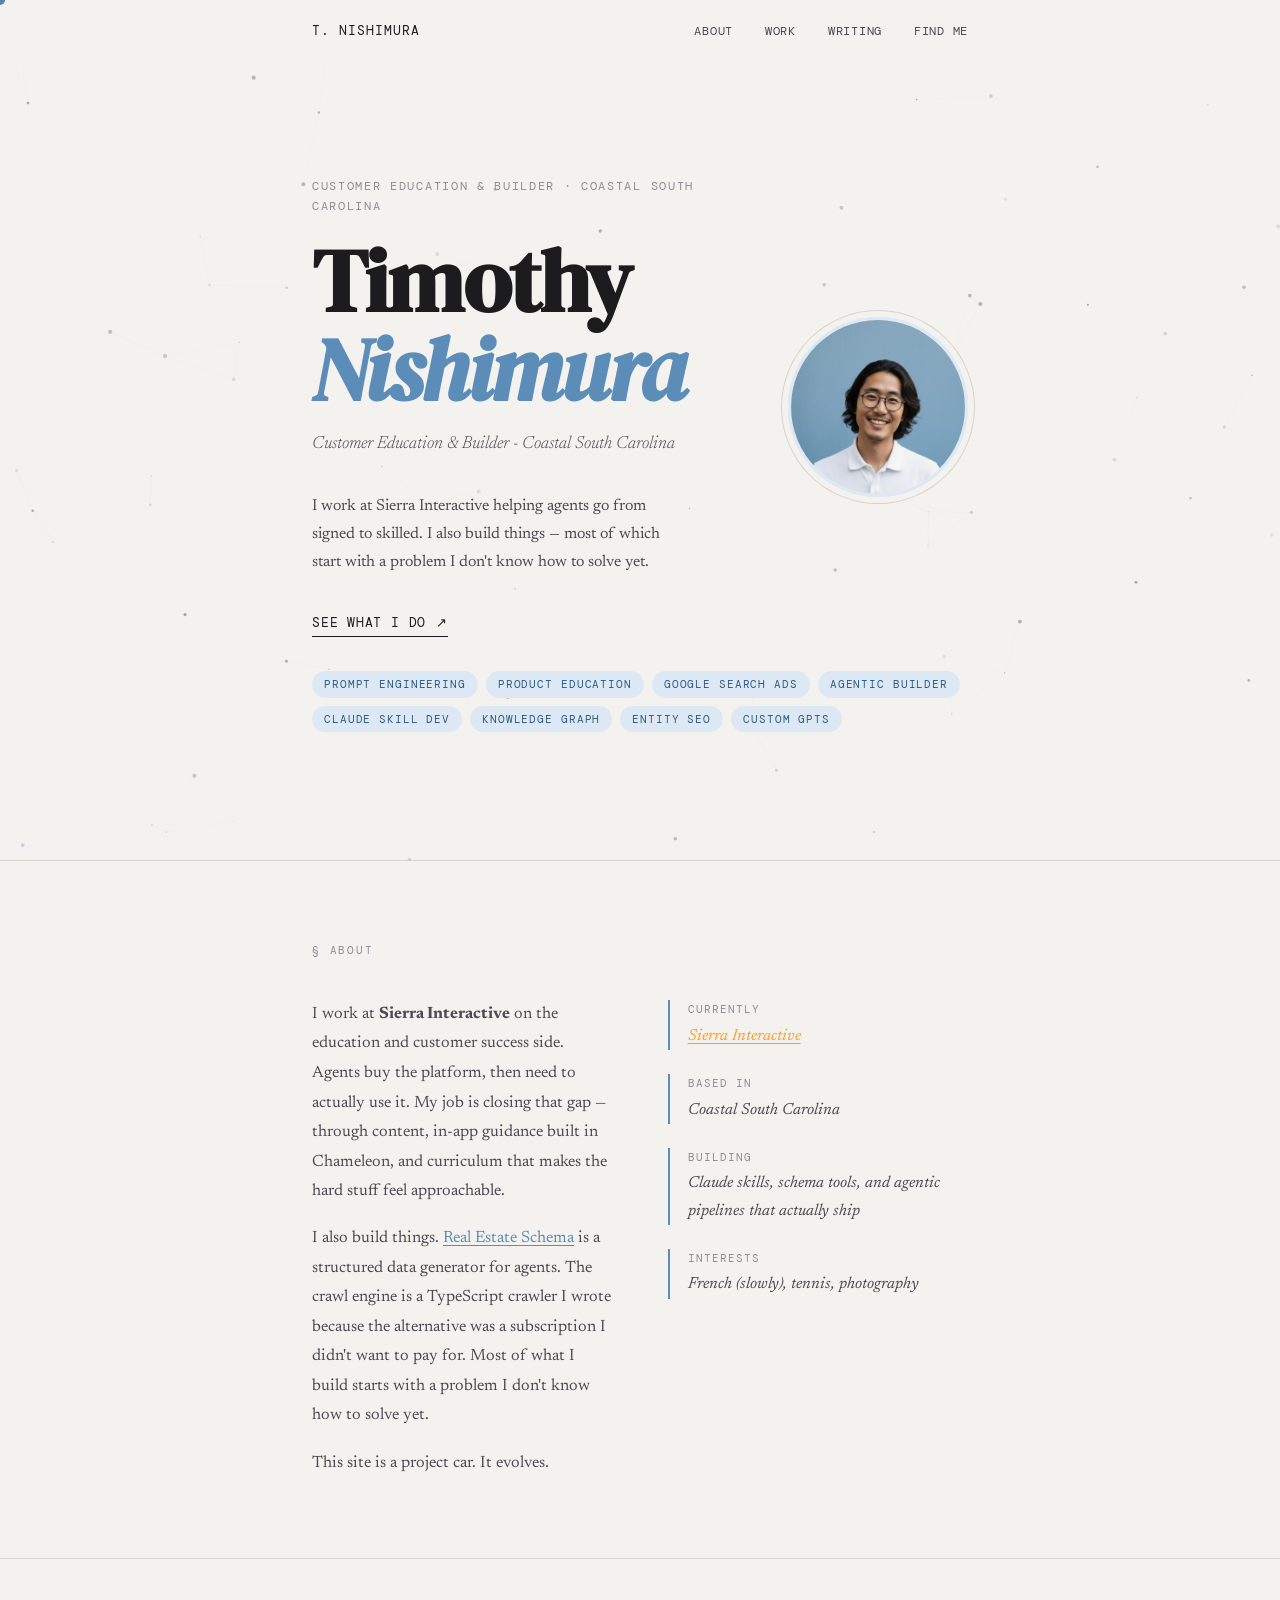
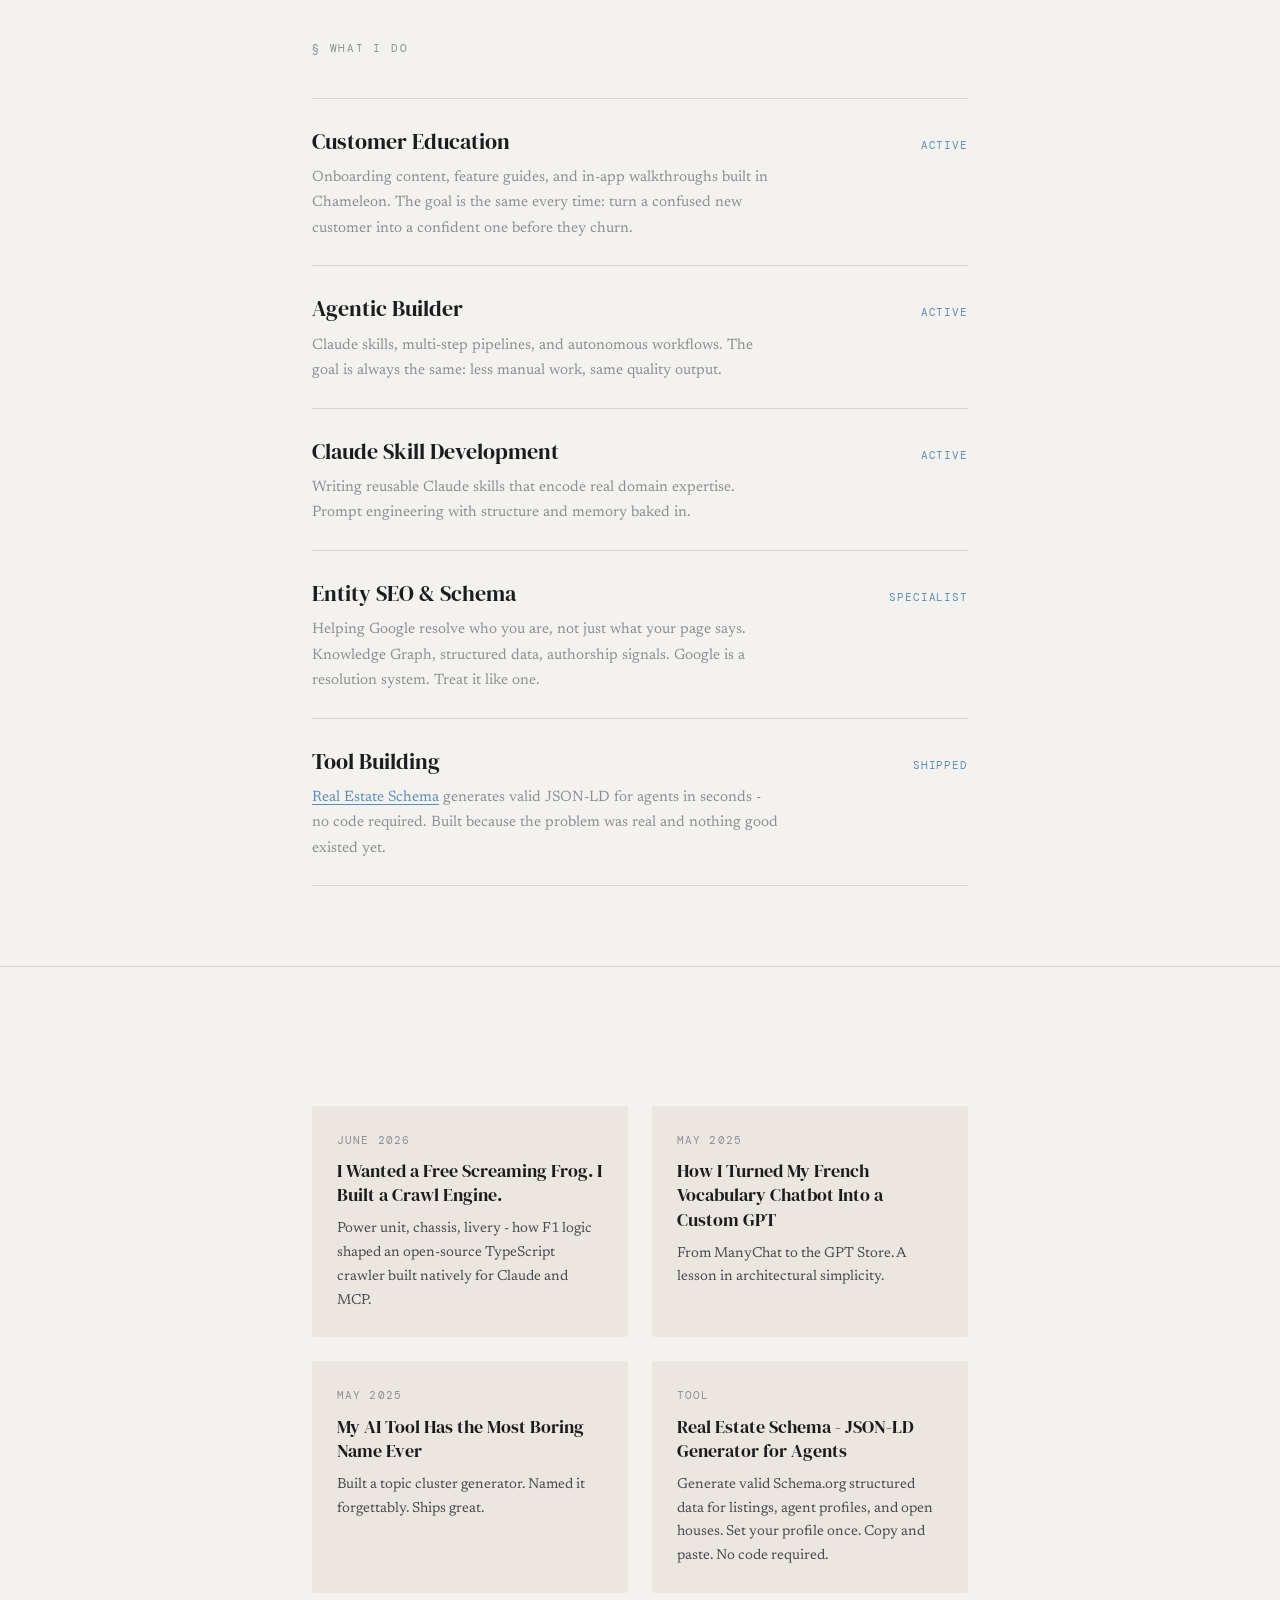
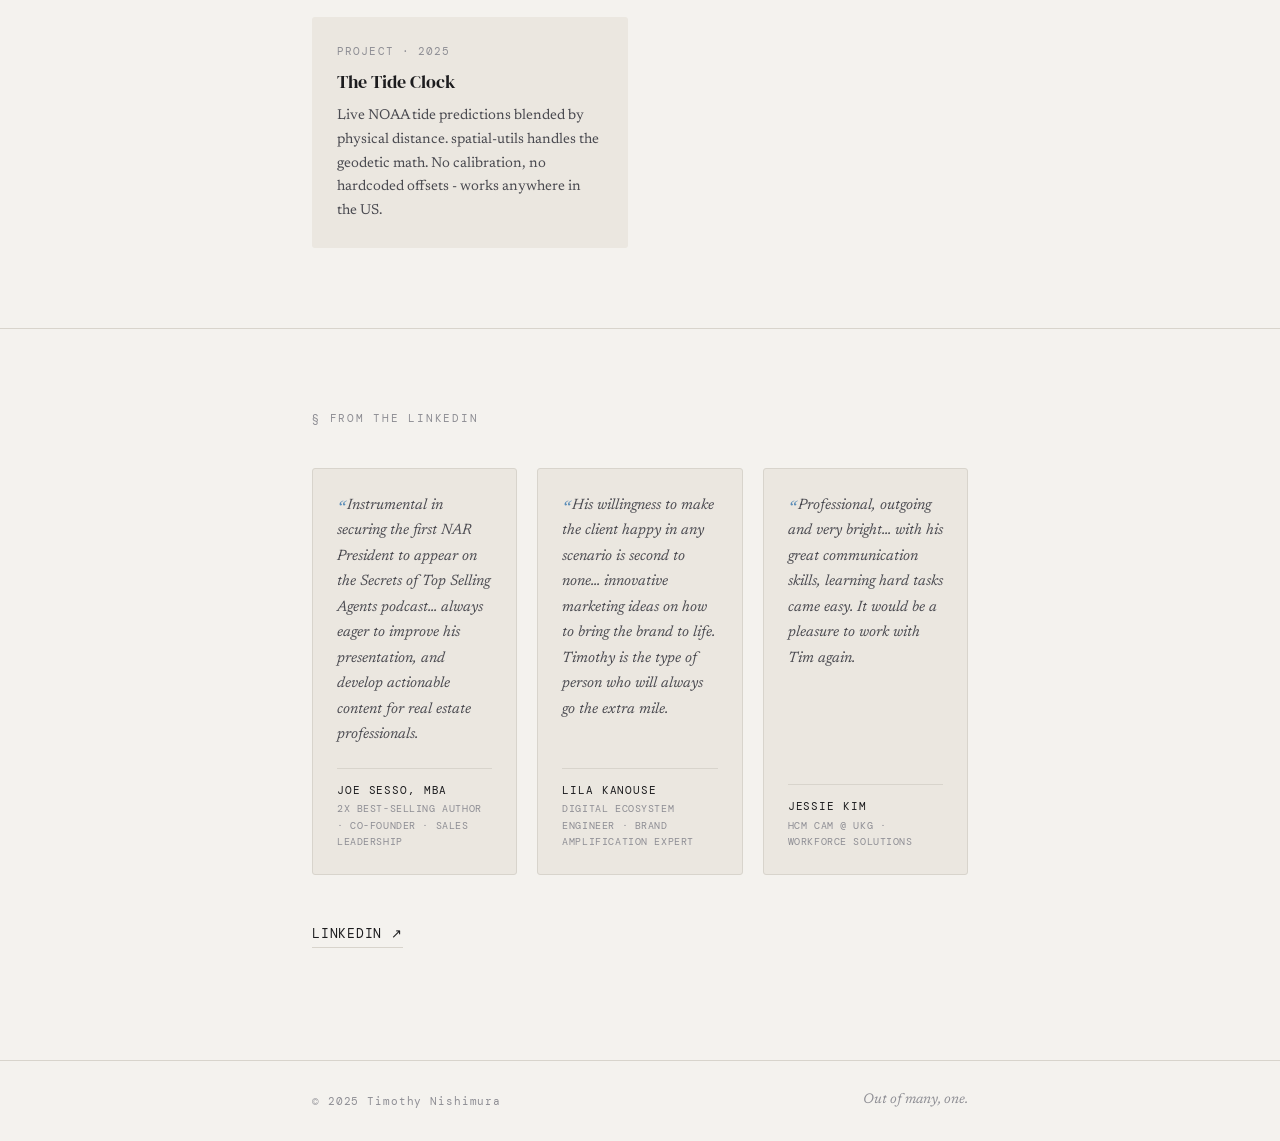
<file: index.html>
<!DOCTYPE html>
<html lang="en">
<head>
  <meta charset="UTF-8" />
  <meta name="viewport" content="width=device-width, initial-scale=1.0" />
  <title>Timothy Nishimura - Customer Education &amp; Builder | Sierra Interactive</title>
  <meta name="description" content="Customer education at Sierra Interactive. I help agents go from signed to skilled — through content, in-app guidance, and curriculum. I also build things." />
  <link rel="canonical" href="https://timothynishimura.com/" />

  <!-- Open Graph -->
  <meta property="og:type" content="website" />
  <meta property="og:url" content="https://timothynishimura.com/" />
  <meta property="og:title" content="Timothy Nishimura - Customer Education &amp; Builder" />
  <meta property="og:description" content="Customer education at Sierra Interactive. I help agents go from signed to skilled — through content, in-app guidance, and curriculum. I also build things." />
  <meta property="og:image" content="https://timothynishimura.com/og-image.jpg" />
  <meta property="og:image:width" content="1200" />
  <meta property="og:image:height" content="630" />
  <meta property="og:site_name" content="Timothy Nishimura" />
  <meta property="og:locale" content="en_US" />

  <!-- Twitter Card -->
  <meta name="twitter:card" content="summary_large_image" />
  <meta name="twitter:title" content="Timothy Nishimura - Customer Education &amp; Builder" />
  <meta name="twitter:description" content="Customer education at Sierra Interactive. I help agents go from signed to skilled — through content, in-app guidance, and curriculum. I also build things." />
  <meta name="twitter:image" content="https://timothynishimura.com/og-image.jpg" />
  <script type="application/ld+json">
  {
    "@context": "https://schema.org",
    "@graph": [
      {
        "@type": "Person",
        "@id": "https://timothynishimura.com/#person",
        "name": "Timothy Nishimura",
        "url": "https://timothynishimura.com/",
        "image": "https://timothynishimura.com/timothy-nishimura.jpg",
        "jobTitle": "Customer Education & Content Strategy",
        "worksFor": {
          "@type": "Organization",
          "@id": "https://www.sierrainteractive.com/#organization",
          "name": "Sierra Interactive",
          "url": "https://www.sierrainteractive.com/"
        },
        "description": "Customer education at Sierra Interactive. Helping agents go from signed to skilled through content, in-app guidance, and curriculum. Builder of Real Estate Schema, Claude skills, and agentic pipelines.",
        "knowsAbout": [
          "Content Strategy",
          "Entity SEO",
          "Knowledge Graph Optimization",
          "Schema.org Structured Data",
          "Prompt Engineering",
          "Agentic AI Workflows",
          "Claude Skill Development",
          "Customer Education",
          "Google Search Ads",
          "Real Estate Technology"
        ],
        "sameAs": [
          "https://www.linkedin.com/in/timothy-nishimura/",
          "https://github.com/timothynishimura",
          "https://www.realestateschema.com/",
          "https://www.sierrainteractive.com/team/timothy-nishimura"
        ]
      },
      {
        "@type": "WebSite",
        "@id": "https://timothynishimura.com/#website",
        "url": "https://timothynishimura.com/",
        "name": "Timothy Nishimura",
        "description": "Customer education, content, and tools by Timothy Nishimura.",
        "publisher": {
          "@id": "https://timothynishimura.com/#person"
        }
      },
      {
        "@type": "WebPage",
        "@id": "https://timothynishimura.com/#webpage",
        "url": "https://timothynishimura.com/",
        "name": "Timothy Nishimura - Customer Education & Builder",
        "isPartOf": {
          "@id": "https://timothynishimura.com/#website"
        },
        "about": {
          "@id": "https://timothynishimura.com/#person"
        },
        "description": "Personal homepage of Timothy Nishimura. Customer education at Sierra Interactive, entity SEO, agentic builder, Claude skill development."
      }
    ]
  }
  </script>
  <link rel="preconnect" href="https://fonts.googleapis.com" />
  <link rel="preconnect" href="https://fonts.gstatic.com" crossorigin />
  <link href="https://fonts.googleapis.com/css2?family=DM+Serif+Display:ital@0;1&family=DM+Mono:wght@400;500&family=Newsreader:ital,opsz,wght@0,6..72,300;0,6..72,400;1,6..72,300;1,6..72,400&display=swap" rel="stylesheet" />
  <style>
    *, *::before, *::after { box-sizing: border-box; margin: 0; padding: 0; }

    :root {
      --ink: #1c1c1e;
      --ink-mid: #4a4a50;
      --ink-soft: #8e8e94;
      --paper: #f4f2ee;
      --paper-warm: #ebe7e0;
      --rule: #d8d4cc;
      --blue: #5b8db8;
      --blue-light: #dce9f5;
      --blue-deep: #2d5a84;
      --mono: 'DM Mono', monospace;
      --serif: 'DM Serif Display', Georgia, serif;
      --body: 'Newsreader', Georgia, serif;
    }

    html { font-size: 16px; scroll-behavior: smooth; }

    body {
      background: var(--paper);
      color: var(--ink);
      font-family: var(--body);
      font-size: 1.125rem;
      line-height: 1.7;
      min-height: 100vh;
      cursor: none;
    }

    /* Custom cursor */
    #cursor {
      position: fixed;
      top: 0; left: 0;
      width: 10px; height: 10px;
      background: var(--blue);
      border-radius: 50%;
      pointer-events: none;
      z-index: 9999;
      transform: translate(-50%, -50%);
      transition: transform 0.08s ease, width 0.2s ease, height 0.2s ease;
      mix-blend-mode: multiply;
    }
    #cursor.hover {
      width: 30px; height: 30px;
      opacity: 0.45;
    }

    /* Layout */
    .wrapper {
      max-width: 720px;
      margin: 0 auto;
      padding: 0 2rem;
    }

    /* Header */
    header {
      position: fixed;
      top: 0; left: 0; right: 0;
      z-index: 100;
      padding: 1.25rem 0;
      background: var(--paper);
      border-bottom: 1px solid transparent;
      transition: border-color 0.3s ease;
    }
    header.scrolled { border-color: var(--rule); }

    header .wrapper {
      display: flex;
      align-items: center;
      justify-content: space-between;
    }

    .wordmark {
      font-family: var(--mono);
      font-size: 0.8125rem;
      letter-spacing: 0.08em;
      color: var(--ink);
      text-decoration: none;
      text-transform: uppercase;
    }

    nav {
      display: flex;
      gap: 2rem;
      align-items: center;
    }

    nav a {
      font-family: var(--mono);
      font-size: 0.75rem;
      letter-spacing: 0.06em;
      text-transform: uppercase;
      color: var(--ink-mid);
      text-decoration: none;
      transition: color 0.2s ease;
    }
    nav a:hover { color: var(--blue); }

    /* Menu Toggle */
    #menu-toggle {
      display: none;
      background: none;
      border: none;
      cursor: pointer;
      padding: 0;
      z-index: 1001;
      position: relative;
      width: 24px;
      height: 24px;
    }

    #menu-toggle span {
      display: block;
      width: 20px;
      height: 1.5px;
      background: var(--ink);
      transition: transform 0.3s cubic-bezier(0.4, 0, 0.2, 1), opacity 0.3s;
      position: absolute;
      left: 2px;
    }

    #menu-toggle span:first-child { top: 9px; }
    #menu-toggle span:last-child { bottom: 9px; }

    header.menu-open #menu-toggle span:first-child { transform: rotate(45deg); top: 11px; }
    header.menu-open #menu-toggle span:last-child { transform: rotate(-45deg); bottom: 11.5px; }

    /* Hero */
    .hero {
      padding: 11rem 0 6rem;
      position: relative;
      overflow: hidden;
    }

    #pf-canvas {
      position: absolute;
      inset: 0;
      width: 100%;
      height: 100%;
      pointer-events: none;
      z-index: 0;
    }

    .hero .wrapper {
      position: relative;
      z-index: 1;
    }

    .hero-inner {
      display: grid;
      grid-template-columns: 1fr auto;
      gap: 3rem;
      align-items: center;
    }

    .hero-left {}

    .hero-eyebrow {
      font-family: var(--mono);
      font-size: 0.75rem;
      letter-spacing: 0.14em;
      text-transform: uppercase;
      color: var(--ink-soft);
      margin-bottom: 1.25rem;
      opacity: 0;
      animation: fadeUp 0.7s ease 0.2s forwards;
    }

    .hero-name {
      font-family: var(--serif);
      font-size: clamp(3rem, 8vw, 5.5rem);
      line-height: 1.0;
      letter-spacing: -0.02em;
      color: var(--ink);
      margin-bottom: 0.2em;
      opacity: 0;
      animation: fadeUp 0.9s ease 0.35s forwards;
    }

    .hero-name em {
      font-style: italic;
      color: var(--blue);
    }

    .hero-tagline, h2.hero-tagline {
      font-family: var(--body);
      font-size: 1.1rem;
      font-weight: 300;
      font-style: italic;
      color: var(--ink-mid);
      margin-top: 1rem;
      margin-bottom: 2rem;
      opacity: 0;
      animation: fadeUp 0.9s ease 0.5s forwards;
    }

    .hero-desc {
      font-size: 1.0rem;
      color: var(--ink-mid);
      max-width: 42ch;
      line-height: 1.75;
      margin-bottom: 2rem;
      opacity: 0;
      animation: fadeUp 0.9s ease 0.65s forwards;
    }

    .hero-cta {
      display: inline-flex;
      align-items: center;
      gap: 0.6rem;
      font-family: var(--mono);
      font-size: 0.8125rem;
      letter-spacing: 0.06em;
      text-transform: uppercase;
      color: var(--ink);
      text-decoration: none;
      border-bottom: 1.5px solid var(--ink);
      padding-bottom: 2px;
      opacity: 0;
      animation: fadeUp 0.7s ease 0.8s forwards;
      transition: color 0.2s, border-color 0.2s;
    }
    .hero-cta:hover { color: var(--blue); border-color: var(--blue); }
    .hero-cta .arrow { transition: transform 0.2s ease; }
    .hero-cta:hover .arrow { transform: translate(3px, -3px); }

    /* Avatar */
    .hero-avatar {
      opacity: 0;
      animation: fadeIn 1s ease 0.6s forwards;
      flex-shrink: 0;
    }

    .avatar-circle {
      width: 180px;
      height: 180px;
      border-radius: 50%;
      overflow: hidden;
      border: 3px solid var(--blue-light);
      box-shadow: 0 0 0 6px var(--paper), 0 0 0 7px var(--rule);
    }

    .avatar-circle img {
      width: 100%;
      height: 100%;
      object-fit: cover;
      object-position: center top;
    }

    /* Divider rule */
    .rule-line {
      width: 100%;
      height: 1px;
      background: var(--rule);
    }

    /* Chips / tags row */
    .chips {
      display: flex;
      flex-wrap: wrap;
      gap: 0.5rem;
      padding: 2rem 0;
      opacity: 0;
      animation: fadeUp 0.8s ease 1s forwards;
    }

    .chip {
      font-family: var(--mono);
      font-size: 0.6875rem;
      letter-spacing: 0.08em;
      text-transform: uppercase;
      color: var(--blue-deep);
      background: var(--blue-light);
      padding: 4px 12px;
      border-radius: 100px;
    }

    /* About */
    .about {
      padding: 5rem 0;
      border-top: 1px solid var(--rule);
    }

    .section-label {
      font-family: var(--mono);
      font-size: 0.6875rem;
      letter-spacing: 0.16em;
      text-transform: uppercase;
      color: var(--ink-soft);
      margin-bottom: 2.5rem;
    }

    .about-grid {
      display: grid;
      grid-template-columns: 1fr 1fr;
      gap: 3.5rem;
      align-items: start;
    }

    .about-text p {
      font-size: 1.025rem;
      color: var(--ink-mid);
      line-height: 1.8;
      margin-bottom: 1.1rem;
    }
    .about-text p:last-child { margin-bottom: 0; }

    .about-facts {
      display: flex;
      flex-direction: column;
      gap: 1.5rem;
    }

    .fact {
      border-left: 2px solid var(--blue);
      padding-left: 1.1rem;
    }

    .fact-label {
      font-family: var(--mono);
      font-size: 0.6875rem;
      letter-spacing: 0.1em;
      text-transform: uppercase;
      color: var(--ink-soft);
      margin-bottom: 0.25rem;
    }

    .fact-value {
      font-family: var(--body);
      font-size: 1rem;
      color: var(--ink-mid);
      font-style: italic;
    }

    /* Work */
    .work {
      padding: 5rem 0;
      border-top: 1px solid var(--rule);
    }

    .work-list { list-style: none; }

    .work-item {
      display: grid;
      grid-template-columns: 3fr 1fr;
      gap: 2rem;
      align-items: baseline;
      padding: 1.5rem 0;
      border-bottom: 1px solid var(--rule);
      cursor: default;
    }
    .work-item:first-child { border-top: 1px solid var(--rule); }

    .work-name {
      font-family: var(--serif);
      font-size: 1.375rem;
      color: var(--ink);
      transition: color 0.2s;
    }
    .work-item:hover .work-name { color: var(--blue); }

    .work-desc {
      font-size: 0.9375rem;
      color: var(--ink-soft);
      margin-top: 0.3rem;
    }

    .work-tag {
      font-family: var(--mono);
      font-size: 0.6875rem;
      letter-spacing: 0.08em;
      text-transform: uppercase;
      color: var(--blue);
      text-align: right;
    }

    /* Writing */
    .writing {
      padding: 5rem 0;
      border-top: 1px solid var(--rule);
    }

    .writing-grid {
      display: grid;
      grid-template-columns: 1fr 1fr;
      gap: 1.5rem;
    }

    .post-card {
      background: var(--paper-warm);
      padding: 1.5rem;
      border-radius: 3px;
      text-decoration: none;
      display: block;
      border: 1px solid transparent;
      transition: border-color 0.2s, background 0.2s;
    }
    .post-card:hover {
      background: var(--blue-light);
      border-color: var(--blue);
    }

    .post-date {
      font-family: var(--mono);
      font-size: 0.6875rem;
      letter-spacing: 0.1em;
      text-transform: uppercase;
      color: var(--ink-soft);
      margin-bottom: 0.6rem;
    }

    .post-title {
      font-family: var(--serif);
      font-size: 1.125rem;
      color: var(--ink);
      line-height: 1.35;
      margin-bottom: 0.6rem;
    }

    .post-excerpt {
      font-size: 0.9rem;
      color: var(--ink-mid);
      line-height: 1.65;
    }

    /* Reviews grid */
    .reviews-grid {
      display: grid;
      grid-template-columns: repeat(3, 1fr);
      gap: 1.25rem;
    }

    .review-card {
      background: var(--paper-warm);
      border-radius: 3px;
      padding: 1.5rem;
      border: 1px solid var(--rule);
      display: flex;
      flex-direction: column;
      gap: 1.25rem;
    }

    .review-quote {
      font-family: var(--body);
      font-size: 0.9375rem;
      font-style: italic;
      color: var(--ink-mid);
      line-height: 1.7;
      flex: 1;
    }

    .review-quote::before { content: '\201C'; color: var(--blue); font-size: 1.25rem; line-height: 0; vertical-align: -0.25em; margin-right: 2px; }

    .review-attr {
      display: flex;
      flex-direction: column;
      gap: 2px;
      padding-top: 0.75rem;
      border-top: 1px solid var(--rule);
    }

    .review-name {
      font-family: var(--mono);
      font-size: 0.6875rem;
      letter-spacing: 0.08em;
      text-transform: uppercase;
      color: var(--ink);
    }

    .review-role {
      font-family: var(--mono);
      font-size: 0.6rem;
      letter-spacing: 0.06em;
      text-transform: uppercase;
      color: var(--ink-soft);
    }

    @media (max-width: 640px) {
      .reviews-grid { grid-template-columns: 1fr; }
    }

    /* Connect */
    .connect {
      padding: 5rem 0 7rem;
      border-top: 1px solid var(--rule);
    }

    .connect-heading {
      font-family: var(--serif);
      font-size: clamp(1.75rem, 4.5vw, 3rem);
      line-height: 1.2;
      max-width: 20ch;
      margin-bottom: 2.25rem;
    }
    .connect-heading em { font-style: italic; color: var(--blue); }

    .connect-links {
      display: flex;
      gap: 2rem;
      flex-wrap: wrap;
    }

    .connect-link {
      font-family: var(--mono);
      font-size: 0.8125rem;
      letter-spacing: 0.06em;
      text-transform: uppercase;
      color: var(--ink);
      text-decoration: none;
      border-bottom: 1.5px solid var(--rule);
      padding-bottom: 2px;
      transition: color 0.2s, border-color 0.2s;
    }
    .connect-link:hover { color: var(--blue); border-color: var(--blue); }

    /* Footer */
    footer {
      border-top: 1px solid var(--rule);
      padding: 1.75rem 0;
    }

    footer .wrapper {
      display: flex;
      justify-content: space-between;
      align-items: center;
    }

    .footer-copy {
      font-family: var(--mono);
      font-size: 0.6875rem;
      letter-spacing: 0.08em;
      color: var(--ink-soft);
    }

    .footer-motto {
      font-family: var(--body);
      font-size: 0.875rem;
      font-style: italic;
      color: var(--ink-soft);
    }

    /* Animations */
    @keyframes fadeUp {
      from { opacity: 0; transform: translateY(16px); }
      to   { opacity: 1; transform: translateY(0); }
    }
    @keyframes fadeIn {
      from { opacity: 0; }
      to   { opacity: 1; }
    }

    /* Scroll reveals */
    .reveal {
      opacity: 0;
      transform: translateY(18px);
      transition: opacity 0.7s ease, transform 0.7s ease;
    }
    .reveal.visible {
      opacity: 1;
      transform: translateY(0);
    }

    /* Responsive */
    @media (max-width: 640px) {
      body { cursor: auto; }
      #cursor { display: none; }
      .hero-inner { grid-template-columns: 1fr; }
      .hero-avatar { order: -1; }
      .avatar-circle { width: 120px; height: 120px; }
      .about-grid { grid-template-columns: 1fr; gap: 2.5rem; }
      .writing-grid { grid-template-columns: 1fr; }
      .work-item { grid-template-columns: 1fr; gap: 0.4rem; }
      .work-tag { text-align: left; }
      footer .wrapper { flex-direction: column; gap: 0.5rem; text-align: center; }
      nav {
        position: fixed;
        top: 0; left: 0; right: 0; bottom: 0;
        background: var(--paper);
        flex-direction: column;
        justify-content: center;
        align-items: center;
        gap: 3rem;
        z-index: 1000;
        opacity: 0;
        visibility: hidden;
        transition: opacity 0.4s ease, visibility 0.4s;
      }
      header.menu-open nav {
        opacity: 1;
        visibility: visible;
      }
      nav a {
        font-family: var(--serif);
        font-size: 2rem;
      }
      #menu-toggle { display: block; }
      footer .wrapper { flex-direction: column; gap: 0.5rem; text-align: center; }
    }
  </style>
</head>
<body>

<div id="cursor"></div>

<!-- Header -->
<header id="header">
  <div class="wrapper">
    <a href="/" class="wordmark">T. Nishimura</a>
    <nav id="main-nav">
      <a href="/#about">About</a>
      <a href="/#work">Work</a>
      <a href="/#writing">Writing</a>
      <a href="/#connect">Find me</a>
    </nav>
    <button id="menu-toggle" aria-label="Toggle menu" aria-controls="main-nav">
      <span></span>
      <span></span>
    </button>
  </div>
</header>

<!-- Hero -->
<section class="hero">
  <canvas id="pf-canvas" aria-hidden="true"></canvas>
  <div class="wrapper">
    <div class="hero-inner">
      <div class="hero-left">
        <div class="hero-eyebrow">Customer Education &amp; Builder · Coastal South Carolina</div>
        <h1 class="hero-name">Timothy<br><em>Nishimura</em></h1>
        <h2 class="hero-tagline">Customer Education &amp; Builder - Coastal South Carolina</h2>
        <p class="hero-desc">I work at Sierra Interactive helping agents go from signed to skilled. I also build things — most of which start with a problem I don't know how to solve yet.</p>
        <a href="#work" class="hero-cta" onclick="event.preventDefault();document.getElementById('work').scrollIntoView({behavior:'smooth'})">See what I do <span class="arrow">↗</span></a>
      </div>
      <div class="hero-avatar">
        <div class="avatar-circle">
          <img src="[data-uri]" alt="Timothy Nishimura" />
        </div>
      </div>
    </div>

    <div class="chips">
      <span class="chip">Knowledge Graph</span>
      <span class="chip">Agentic Builder</span>
      <span class="chip">Claude Skill Dev</span>
      <span class="chip">Prompt Engineering</span>
      <span class="chip">Entity SEO</span>
      <span class="chip">Custom GPTs</span>
      <span class="chip">Google Search Ads</span>
      <span class="chip">Product Education</span>
    </div>
  </div>
</section>

<!-- About -->
<section class="about" id="about">
  <div class="wrapper">
    <div class="section-label reveal">§ About</div>
    <div class="about-grid">
      <div class="about-text reveal">
        <p>I work at <strong>Sierra Interactive</strong> on the education and customer success side. Agents buy the platform, then need to actually use it. My job is closing that gap — through content, in-app guidance built in Chameleon, and curriculum that makes the hard stuff feel approachable.</p>
        <p>I also build things. <a href="https://www.realestateschema.com/" target="_blank" rel="noopener" style="color:var(--blue);text-decoration:underline;text-underline-offset:3px;">Real Estate Schema</a> is a structured data generator for agents. The crawl engine is a TypeScript crawler I wrote because the alternative was a subscription I didn't want to pay for. Most of what I build starts with a problem I don't know how to solve yet.</p>
        <p>This site is a project car. It evolves.</p>
      </div>
      <div class="about-facts reveal">
        <div class="fact">
          <div class="fact-label">Currently</div>
          <div class="fact-value"><a href="https://www.sierrainteractive.com/" target="_blank" rel="noopener" style="color:#f89f2b;text-decoration:underline;text-underline-offset:3px;">Sierra Interactive</a></div>
        </div>
        <div class="fact">
          <div class="fact-label">Based in</div>
          <div class="fact-value">Coastal South Carolina</div>
        </div>
        <div class="fact">
          <div class="fact-label">Building</div>
          <div class="fact-value">Claude skills, schema tools, and agentic pipelines that actually ship</div>
        </div>
        <div class="fact">
          <div class="fact-label">Interests</div>
          <div class="fact-value">French (slowly), tennis, photography</div>
        </div>
      </div>
    </div>
  </div>
</section>

<!-- Work -->
<section class="work" id="work">
  <div class="wrapper">
    <div class="section-label reveal">§ What I Do</div>
    <ul class="work-list">
      <li class="work-item reveal">
        <div>
          <div class="work-name">Customer Education</div>
          <div class="work-desc">Onboarding content, feature guides, and in-app walkthroughs built in Chameleon. The goal is the same every time: turn a confused new customer into a confident one before they churn.</div>
        </div>
        <div class="work-tag">Active</div>
      </li>
      <li class="work-item reveal">
        <div>
          <div class="work-name">Agentic Builder</div>
          <div class="work-desc">Claude skills, multi-step pipelines, and autonomous workflows. The goal is always the same: less manual work, same quality output.</div>
        </div>
        <div class="work-tag">Active</div>
      </li>
      <li class="work-item reveal">
        <div>
          <div class="work-name">Claude Skill Development</div>
          <div class="work-desc">Writing reusable Claude skills that encode real domain expertise. Prompt engineering with structure and memory baked in.</div>
        </div>
        <div class="work-tag">Active</div>
      </li>
      <li class="work-item reveal">
        <div>
          <div class="work-name">Entity SEO &amp; Schema</div>
          <div class="work-desc">Helping Google resolve who you are, not just what your page says. Knowledge Graph, structured data, authorship signals. Google is a resolution system. Treat it like one.</div>
        </div>
        <div class="work-tag">Specialist</div>
      </li>
      <li class="work-item reveal">
        <div>
          <div class="work-name">Tool Building</div>
          <div class="work-desc"><a href="https://www.realestateschema.com/" target="_blank" rel="noopener" style="color:var(--blue);text-decoration:underline;text-underline-offset:3px;">Real Estate Schema</a> generates valid JSON-LD for agents in seconds - no code required. Built because the problem was real and nothing good existed yet.</div>
        </div>
        <div class="work-tag">Shipped</div>
      </li>
    </ul>
  </div>
</section>

<!-- Writing -->
<section class="writing" id="writing">
  <div class="wrapper">
    <div class="section-label reveal">§ Recent Writing</div>
    <div class="writing-grid">
      <a class="post-card reveal" href="/i-wanted-free-screaming-frog/">
        <div class="post-date">June 2026</div>
        <div class="post-title">I Wanted a Free Screaming Frog. I Built a Crawl Engine.</div>
        <div class="post-excerpt">Power unit, chassis, livery - how F1 logic shaped an open-source TypeScript crawler built natively for Claude and MCP.</div>
      </a>
      <a class="post-card reveal" href="/french-vocabulary-chatgpt/">
        <div class="post-date">May 2025</div>
        <div class="post-title">How I Turned My French Vocabulary Chatbot Into a Custom GPT</div>
        <div class="post-excerpt">From ManyChat to the GPT Store. A lesson in architectural simplicity.</div>
      </a>
      <a class="post-card reveal" href="/my-ai-tool-has-the-most-boring-name-ever/">
        <div class="post-date">May 2025</div>
        <div class="post-title">My AI Tool Has the Most Boring Name Ever</div>
        <div class="post-excerpt">Built a topic cluster generator. Named it forgettably. Ships great.</div>
      </a>
      <a class="post-card reveal" href="https://www.realestateschema.com/" target="_blank" rel="noopener">
        <div class="post-date">Tool</div>
        <div class="post-title">Real Estate Schema - JSON-LD Generator for Agents</div>
        <div class="post-excerpt">Generate valid Schema.org structured data for listings, agent profiles, and open houses. Set your profile once. Copy and paste. No code required.</div>
      </a>
      <a class="post-card reveal" href="/tide-clock/">
        <div class="post-date">Project · 2025</div>
        <div class="post-title">The Tide Clock</div>
        <div class="post-excerpt">Live NOAA tide predictions blended by physical distance. spatial-utils handles the geodetic math. No calibration, no hardcoded offsets - works anywhere in the US.</div>
      </a>
    </div>
  </div>
</section>

<!-- Reviews -->
<section class="connect" id="connect">
  <div class="wrapper">
    <div class="section-label reveal">§ From the LinkedIn</div>

    <div class="reviews-grid reveal">
      <div class="review-card">
        <div class="review-quote">Instrumental in securing the first NAR President to appear on the Secrets of Top Selling Agents podcast... always eager to improve his presentation, and develop actionable content for real estate professionals.</div>
        <div class="review-attr">
          <span class="review-name">Joe Sesso, MBA</span>
          <span class="review-role">2x Best-Selling Author · Co-Founder · Sales Leadership</span>
        </div>
      </div>
      <div class="review-card">
        <div class="review-quote">His willingness to make the client happy in any scenario is second to none... innovative marketing ideas on how to bring the brand to life. Timothy is the type of person who will always go the extra mile.</div>
        <div class="review-attr">
          <span class="review-name">Lila Kanouse</span>
          <span class="review-role">Digital Ecosystem Engineer · Brand Amplification Expert</span>
        </div>
      </div>
      <div class="review-card">
        <div class="review-quote">Professional, outgoing and very bright... with his great communication skills, learning hard tasks came easy. It would be a pleasure to work with Tim again.</div>
        <div class="review-attr">
          <span class="review-name">Jessie Kim</span>
          <span class="review-role">HCM CAM @ UKG · Workforce Solutions</span>
        </div>
      </div>
    </div>

    <div class="connect-links reveal" style="margin-top:3rem;">
      <a href="https://www.linkedin.com/in/timothy-nishimura/" target="_blank" rel="noopener" class="connect-link">LinkedIn ↗</a>
    </div>
  </div>
</section>

<!-- Footer -->
<footer>
  <div class="wrapper">
    <span class="footer-copy">© 2025 Timothy Nishimura</span>
    <span class="footer-motto">Out of many, one.</span>
  </div>
</footer>

<script>
  // Randomize skill chips
  (function() {
    const container = document.querySelector('.chips');
    if (container) {
      const chips = Array.from(container.children);
      for (let i = chips.length - 1; i > 0; i--) {
        const j = Math.floor(Math.random() * (i + 1));
        [chips[i], chips[j]] = [chips[j], chips[i]];
      }
      chips.forEach(chip => container.appendChild(chip));
    }
  })();

  const cursor = document.getElementById('cursor');
  document.addEventListener('mousemove', e => {
    cursor.style.left = e.clientX + 'px';
    cursor.style.top = e.clientY + 'px';
  });
  document.querySelectorAll('a, button, .work-item').forEach(el => {
    el.addEventListener('mouseenter', () => cursor.classList.add('hover'));
    el.addEventListener('mouseleave', () => cursor.classList.remove('hover'));
  });

  const header = document.getElementById('header');
  const menuToggle = document.getElementById('menu-toggle');
  
  window.addEventListener('scroll', () => {
    header.classList.toggle('scrolled', window.scrollY > 40);
  });

  menuToggle.addEventListener('click', () => {
    header.classList.toggle('menu-open');
    document.body.style.overflow = header.classList.contains('menu-open') ? 'hidden' : '';
  });

  document.querySelectorAll('#main-nav a').forEach(link => {
    link.addEventListener('click', () => {
      header.classList.remove('menu-open');
      document.body.style.overflow = '';
    });
  });

  const reveals = document.querySelectorAll('.reveal');
  const observer = new IntersectionObserver((entries) => {
    entries.forEach((entry, i) => {
      if (entry.isIntersecting) {
        setTimeout(() => entry.target.classList.add('visible'), i * 70);
        observer.unobserve(entry.target);
      }
    });
  }, { threshold: 0.1, rootMargin: '0px 0px -40px 0px' });
  reveals.forEach(el => observer.observe(el));

  // Particle field
  (function() {
    const canvas = document.getElementById('pf-canvas');
    const ctx = canvas.getContext('2d');
    const hero = canvas.parentElement;
    let W, H, mouse = { x: -999, y: -999 };
    const COUNT = 80;
    const BLUE = '91,141,184';
    const INK = '28,28,30';
    const REPEL_RADIUS = 120;
    const CONNECT_DIST = 110;
    const DAMPING = 0.96;
    let particles = [];

    function init() {
      W = canvas.width = hero.offsetWidth;
      H = canvas.height = hero.offsetHeight;
      particles = Array.from({ length: COUNT }, () => ({
        x: Math.random() * W,
        y: Math.random() * H,
        vx: (Math.random() - 0.5) * 0.3,
        vy: (Math.random() - 0.5) * 0.3,
        r: Math.random() * 1.6 + 0.5,
        op: Math.random() * 0.28 + 0.08,
        blue: Math.random() < 0.18,
      }));
    }

    window.addEventListener('resize', init);
    init();

    document.addEventListener('mousemove', e => {
      const rect = hero.getBoundingClientRect();
      if (e.clientY >= rect.top && e.clientY <= rect.bottom) {
        mouse.x = e.clientX - rect.left;
        mouse.y = e.clientY - rect.top;
      } else {
        mouse.x = -999; mouse.y = -999;
      }
    });

    function tick() {
      ctx.clearRect(0, 0, W, H);

      particles.forEach(p => {
        const dx = p.x - mouse.x, dy = p.y - mouse.y;
        const d = Math.sqrt(dx * dx + dy * dy);
        if (d < REPEL_RADIUS && d > 0) {
          const f = (REPEL_RADIUS - d) / REPEL_RADIUS;
          p.vx += (dx / d) * f * 0.32;
          p.vy += (dy / d) * f * 0.32;
        }
        p.vx = p.vx * DAMPING + (Math.random() - 0.5) * 0.012;
        p.vy = p.vy * DAMPING + (Math.random() - 0.5) * 0.012;
        p.x += p.vx; p.y += p.vy;
        if (p.x < 0) { p.x = 0; p.vx *= -0.4; }
        if (p.x > W) { p.x = W; p.vx *= -0.4; }
        if (p.y < 0) { p.y = 0; p.vy *= -0.4; }
        if (p.y > H) { p.y = H; p.vy *= -0.4; }
      });

      for (let i = 0; i < particles.length; i++) {
        for (let j = i + 1; j < particles.length; j++) {
          const a = particles[i], b = particles[j];
          const dx = a.x - b.x, dy = a.y - b.y;
          const d = Math.sqrt(dx * dx + dy * dy);
          if (d < CONNECT_DIST) {
            const alpha = (1 - d / CONNECT_DIST) * 0.1;
            ctx.beginPath();
            ctx.moveTo(a.x, a.y);
            ctx.lineTo(b.x, b.y);
            ctx.strokeStyle = `rgba(${BLUE},${alpha})`;
            ctx.lineWidth = 0.5;
            ctx.stroke();
          }
        }
      }

      particles.forEach(p => {
        const dx = p.x - mouse.x, dy = p.y - mouse.y;
        const d = Math.sqrt(dx * dx + dy * dy);
        const prox = d < REPEL_RADIUS ? 1 - d / REPEL_RADIUS : 0;
        const op = Math.min(1, p.op + prox * 0.45);
        const col = (prox > 0.08 || p.blue) ? BLUE : INK;
        ctx.beginPath();
        ctx.arc(p.x, p.y, p.r + prox * 1.4, 0, Math.PI * 2);
        ctx.fillStyle = `rgba(${col},${op})`;
        ctx.fill();
      });

      requestAnimationFrame(tick);
    }
    tick();
  })();
</script>

</body>
</html>
</file>
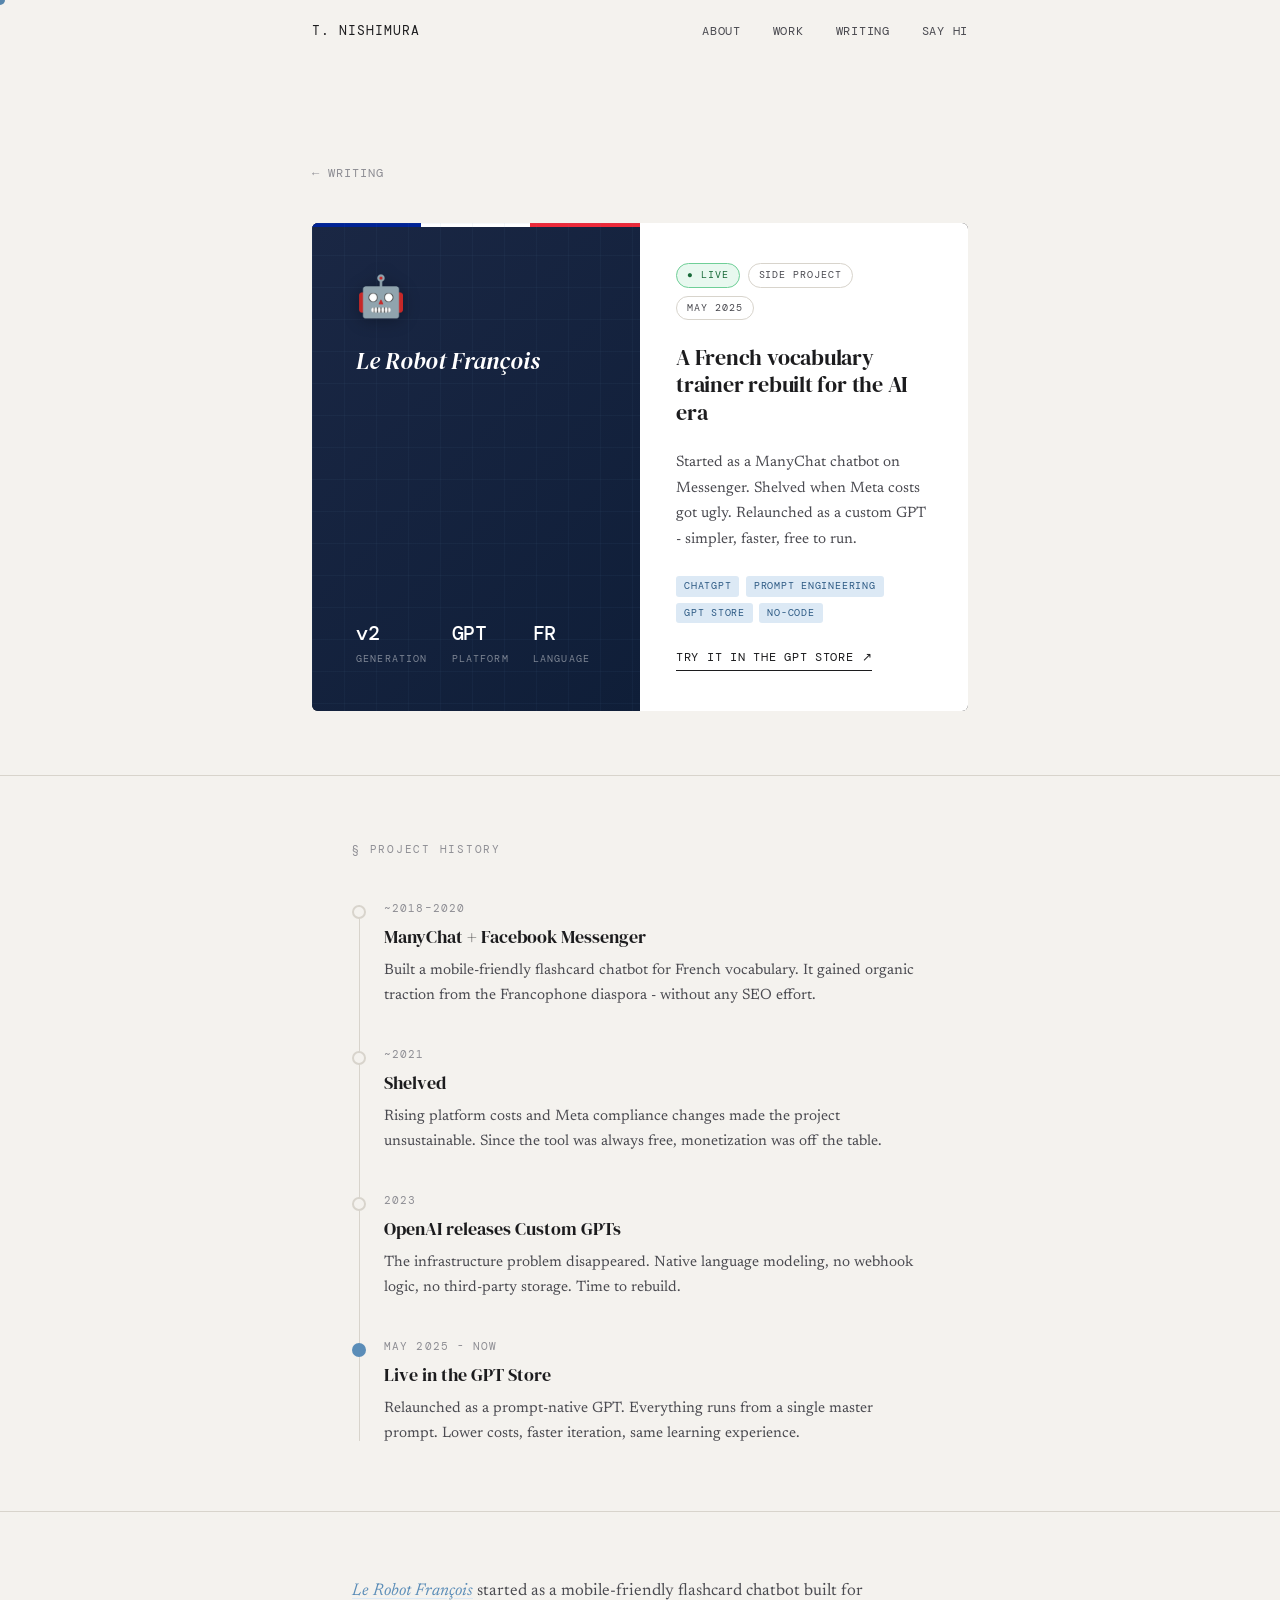
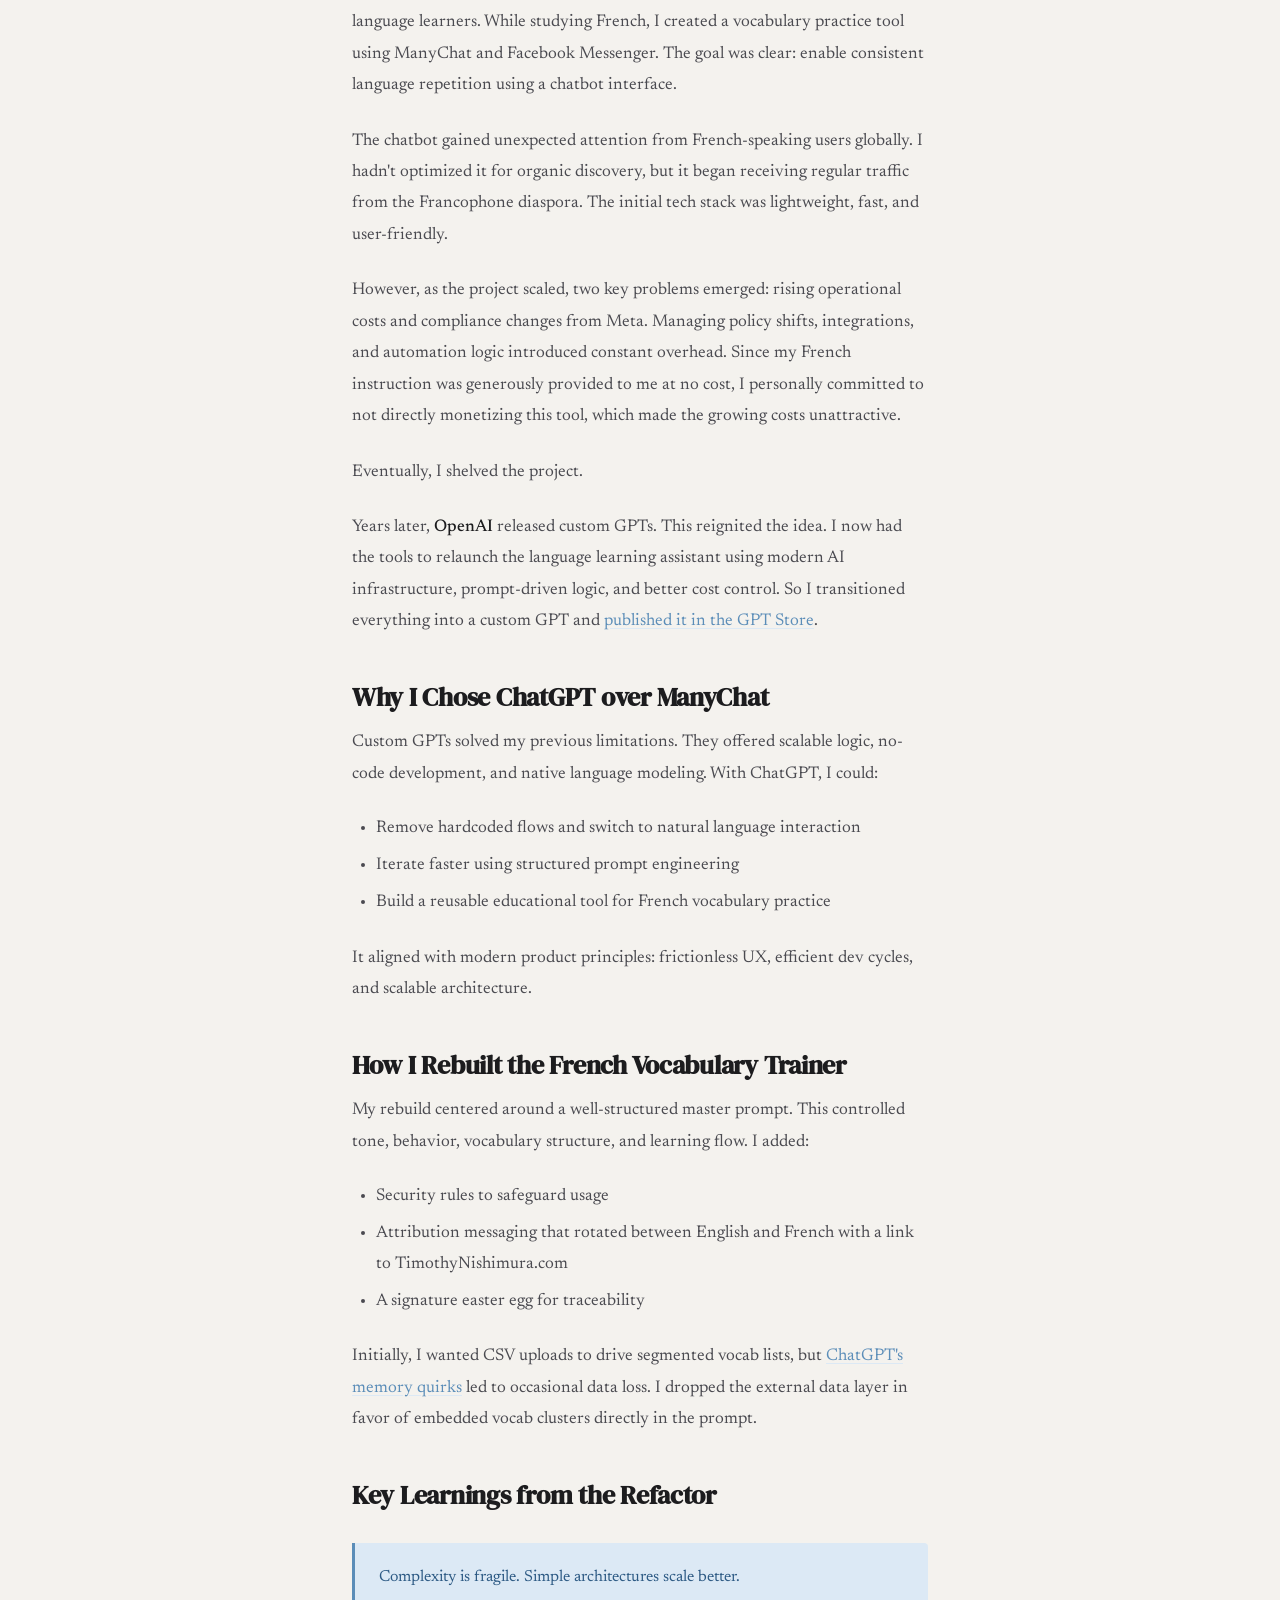
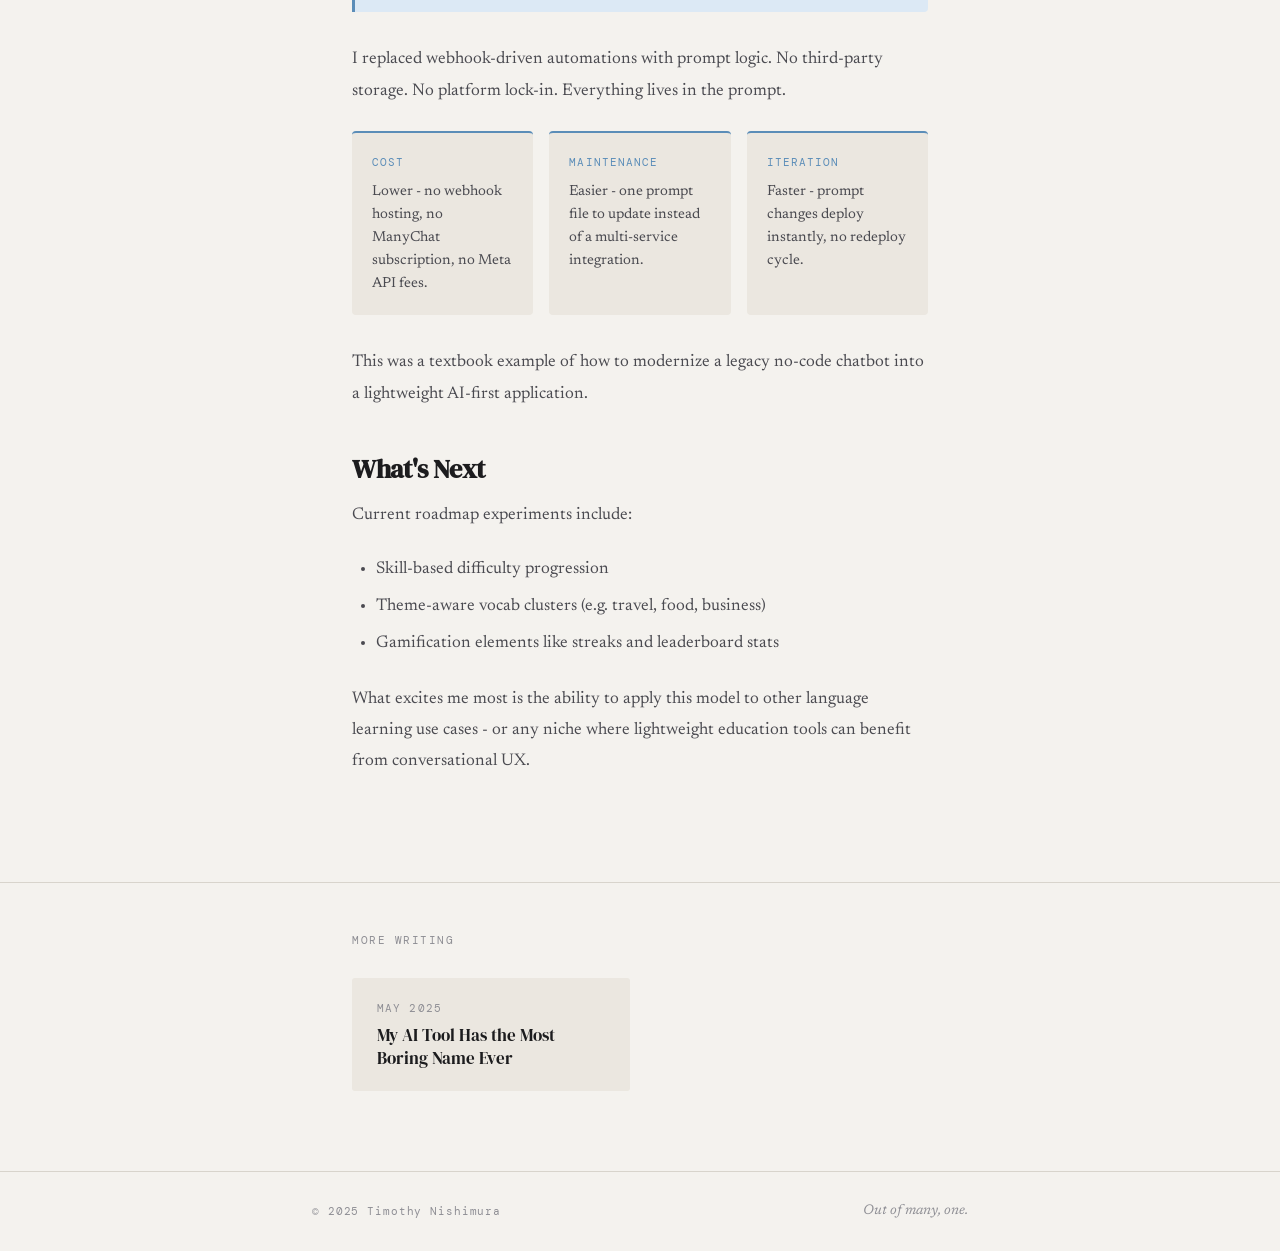
<file: french-vocabulary-chatgpt/index.html>
<!DOCTYPE html>
<html lang="en">
<head>
  <meta charset="UTF-8" />
  <meta name="viewport" content="width=device-width, initial-scale=1.0" />
  <title>Le Robot François - Timothy Nishimura</title>
  <meta name="description" content="How I turned a ManyChat French vocabulary chatbot into a lightweight custom GPT in the OpenAI store." />
  <meta property="og:title" content="Le Robot François - Timothy Nishimura" />
  <meta property="og:description" content="From ManyChat to the GPT Store. A case study in architectural simplicity." />
  <meta property="og:type" content="article" />
  <link rel="canonical" href="https://timothynishimura.com/french-vocabulary-chatgpt/" />
  <link rel="preconnect" href="https://fonts.googleapis.com" />
  <link rel="preconnect" href="https://fonts.gstatic.com" crossorigin />
  <link href="https://fonts.googleapis.com/css2?family=DM+Serif+Display:ital@0;1&family=DM+Mono:wght@400;500&family=Newsreader:ital,opsz,wght@0,6..72,300;0,6..72,400;1,6..72,300;1,6..72,400&display=swap" rel="stylesheet" />
  <style>
    *, *::before, *::after { box-sizing: border-box; margin: 0; padding: 0; }

    :root {
      --ink: #1c1c1e;
      --ink-mid: #4a4a50;
      --ink-soft: #8e8e94;
      --paper: #f4f2ee;
      --paper-warm: #ebe7e0;
      --rule: #d8d4cc;
      --blue: #5b8db8;
      --blue-light: #dce9f5;
      --blue-deep: #2d5a84;
      /* French flag accent palette */
      --fr-red: #c0392b;
      --fr-red-light: #faeaea;
      --mono: 'DM Mono', monospace;
      --serif: 'DM Serif Display', Georgia, serif;
      --body: 'Newsreader', Georgia, serif;
    }

    html { font-size: 16px; scroll-behavior: smooth; }

    body {
      background: var(--paper);
      color: var(--ink);
      font-family: var(--body);
      line-height: 1.7;
      min-height: 100vh;
      cursor: none;
    }

    #cursor {
      position: fixed;
      top: 0; left: 0;
      width: 10px; height: 10px;
      background: var(--blue);
      border-radius: 50%;
      pointer-events: none;
      z-index: 9999;
      transform: translate(-50%, -50%);
      transition: width 0.2s, height 0.2s;
      mix-blend-mode: multiply;
    }
    #cursor.hover { width: 30px; height: 30px; opacity: 0.4; }

    .wrapper { max-width: 720px; margin: 0 auto; padding: 0 2rem; }
    .wrapper--narrow { max-width: 640px; margin: 0 auto; padding: 0 2rem; }

    /* Header */
    header {
      position: fixed;
      top: 0; left: 0; right: 0;
      z-index: 100;
      padding: 1.25rem 0;
      background: var(--paper);
      border-bottom: 1px solid transparent;
      transition: border-color 0.3s;
    }
    header.scrolled { border-color: var(--rule); }
    header .wrapper { display: flex; align-items: center; justify-content: space-between; }

    .wordmark {
      font-family: var(--mono);
      font-size: 0.8125rem;
      letter-spacing: 0.08em;
      text-transform: uppercase;
      color: var(--ink);
      text-decoration: none;
    }

    nav { display: flex; gap: 2rem; }
    nav a {
      font-family: var(--mono);
      font-size: 0.75rem;
      letter-spacing: 0.06em;
      text-transform: uppercase;
      color: var(--ink-mid);
      text-decoration: none;
      transition: color 0.2s;
    }
    nav a:hover { color: var(--blue); }

    /* Menu Toggle */
    #menu-toggle {
      display: none;
      background: none;
      border: none;
      cursor: pointer;
      padding: 0;
      z-index: 1001;
      position: relative;
      width: 24px;
      height: 24px;
    }

    #menu-toggle span {
      display: block;
      width: 20px;
      height: 1.5px;
      background: var(--ink);
      transition: transform 0.3s cubic-bezier(0.4, 0, 0.2, 1), opacity 0.3s;
      position: absolute;
      left: 2px;
    }

    #menu-toggle span:first-child { top: 9px; }
    #menu-toggle span:last-child { bottom: 9px; }

    header.menu-open #menu-toggle span:first-child { transform: rotate(45deg); top: 11px; }
    header.menu-open #menu-toggle span:last-child { transform: rotate(-45deg); bottom: 11.5px; }

    /* ── FEATURED PROJECT CARD ── */
    .project-card-section {
      padding: 10rem 0 0;
    }

    .post-back {
      display: inline-flex;
      align-items: center;
      gap: 0.4rem;
      font-family: var(--mono);
      font-size: 0.75rem;
      letter-spacing: 0.08em;
      text-transform: uppercase;
      color: var(--ink-soft);
      text-decoration: none;
      margin-bottom: 2.5rem;
      transition: color 0.2s;
    }
    .post-back:hover { color: var(--blue); }

    /* The card itself */
    .project-card {
      background: var(--ink);
      border-radius: 6px;
      overflow: hidden;
      display: grid;
      grid-template-columns: 1fr 1fr;
      min-height: 380px;
      position: relative;
    }

    /* Left: visual panel */
    .card-visual {
      background: linear-gradient(135deg, #1a2744 0%, #0f1e38 100%);
      padding: 2.75rem;
      display: flex;
      flex-direction: column;
      justify-content: space-between;
      position: relative;
      overflow: hidden;
    }

    /* French flag stripe - decorative top bar */
    .card-visual::before {
      content: '';
      position: absolute;
      top: 0; left: 0; right: 0;
      height: 4px;
      background: linear-gradient(90deg, #002395 33.3%, #fff 33.3% 66.6%, #ed2939 66.6%);
    }

    /* Background pattern - subtle grid */
    .card-visual::after {
      content: '';
      position: absolute;
      inset: 0;
      background-image:
        linear-gradient(rgba(91,141,184,0.06) 1px, transparent 1px),
        linear-gradient(90deg, rgba(91,141,184,0.06) 1px, transparent 1px);
      background-size: 32px 32px;
      pointer-events: none;
    }

    .card-visual-top { position: relative; z-index: 1; }
    .card-visual-bottom { position: relative; z-index: 1; }

    .card-icon {
      font-size: 2.5rem;
      margin-bottom: 0.75rem;
      display: block;
      filter: drop-shadow(0 2px 8px rgba(0,0,0,0.3));
    }

    .card-project-name {
      font-family: var(--serif);
      font-size: 1.5rem;
      color: #fff;
      font-style: italic;
      line-height: 1.2;
    }

    .card-stat-row {
      display: flex;
      gap: 1.5rem;
    }

    .card-stat { }
    .card-stat-num {
      font-family: var(--mono);
      font-size: 1.25rem;
      color: #fff;
      font-weight: 500;
      letter-spacing: -0.02em;
    }
    .card-stat-label {
      font-family: var(--mono);
      font-size: 0.6rem;
      letter-spacing: 0.12em;
      text-transform: uppercase;
      color: rgba(255,255,255,0.45);
      margin-top: 1px;
    }

    /* Right: info panel */
    .card-info {
      background: #fff;
      padding: 2.5rem 2.25rem;
      display: flex;
      flex-direction: column;
      gap: 1.5rem;
    }

    .card-meta {
      display: flex;
      gap: 0.5rem;
      flex-wrap: wrap;
    }

    .card-chip {
      font-family: var(--mono);
      font-size: 0.6rem;
      letter-spacing: 0.1em;
      text-transform: uppercase;
      padding: 3px 10px;
      border-radius: 100px;
      border: 1px solid var(--rule);
      color: var(--ink-mid);
    }

    .card-chip.live {
      background: #e8f8ef;
      border-color: #6fcf97;
      color: #1a6b3a;
    }

    .card-headline {
      font-family: var(--serif);
      font-size: 1.375rem;
      color: var(--ink);
      line-height: 1.25;
      letter-spacing: -0.01em;
    }

    .card-desc {
      font-size: 0.9375rem;
      color: var(--ink-mid);
      line-height: 1.7;
    }

    .card-stack {
      display: flex;
      gap: 0.4rem;
      flex-wrap: wrap;
    }

    .stack-tag {
      font-family: var(--mono);
      font-size: 0.6rem;
      letter-spacing: 0.08em;
      text-transform: uppercase;
      color: var(--blue-deep);
      background: var(--blue-light);
      padding: 2px 8px;
      border-radius: 3px;
    }

    .card-cta {
      display: inline-flex;
      align-items: center;
      gap: 0.5rem;
      font-family: var(--mono);
      font-size: 0.75rem;
      letter-spacing: 0.06em;
      text-transform: uppercase;
      color: var(--ink);
      text-decoration: none;
      border-bottom: 1.5px solid var(--ink);
      padding-bottom: 2px;
      width: fit-content;
      transition: color 0.2s, border-color 0.2s;
    }
    .card-cta:hover { color: var(--blue); border-color: var(--blue); }
    .card-cta .arr { transition: transform 0.2s; }
    .card-cta:hover .arr { transform: translate(3px, -3px); }

    /* ── TIMELINE: project evolution ── */
    .timeline-section {
      padding: 4rem 0;
      border-top: 1px solid var(--rule);
      margin-top: 4rem;
    }

    .section-label {
      font-family: var(--mono);
      font-size: 0.6875rem;
      letter-spacing: 0.16em;
      text-transform: uppercase;
      color: var(--ink-soft);
      margin-bottom: 2.5rem;
    }

    .timeline {
      position: relative;
      padding-left: 2rem;
    }

    .timeline::before {
      content: '';
      position: absolute;
      left: 7px;
      top: 6px;
      bottom: 6px;
      width: 1px;
      background: var(--rule);
    }

    .timeline-item {
      position: relative;
      margin-bottom: 2.25rem;
    }
    .timeline-item:last-child { margin-bottom: 0; }

    .timeline-dot {
      position: absolute;
      left: -2rem;
      top: 6px;
      width: 14px;
      height: 14px;
      border-radius: 50%;
      background: var(--paper);
      border: 2px solid var(--rule);
    }
    .timeline-item.active .timeline-dot {
      background: var(--blue);
      border-color: var(--blue);
    }

    .timeline-era {
      font-family: var(--mono);
      font-size: 0.6875rem;
      letter-spacing: 0.1em;
      text-transform: uppercase;
      color: var(--ink-soft);
      margin-bottom: 0.35rem;
    }

    .timeline-event {
      font-family: var(--serif);
      font-size: 1.1rem;
      color: var(--ink);
      margin-bottom: 0.4rem;
    }

    .timeline-detail {
      font-size: 0.9375rem;
      color: var(--ink-mid);
      line-height: 1.65;
    }

    /* ── ARTICLE BODY ── */
    .post-body {
      padding: 4rem 0 5rem;
      border-top: 1px solid var(--rule);
    }

    .post-body p {
      font-size: 1.0625rem;
      color: var(--ink-mid);
      line-height: 1.85;
      margin-bottom: 1.5rem;
    }

    .post-body h2 {
      font-family: var(--serif);
      font-size: 1.625rem;
      letter-spacing: -0.01em;
      color: var(--ink);
      margin: 2.75rem 0 0.9rem;
      line-height: 1.2;
    }

    .post-body h3 {
      font-family: var(--serif);
      font-size: 1.25rem;
      color: var(--ink);
      margin: 2.25rem 0 0.75rem;
      font-style: italic;
    }

    .post-body a {
      color: var(--blue);
      text-decoration: underline;
      text-decoration-color: var(--blue-light);
      text-underline-offset: 3px;
      transition: text-decoration-color 0.2s;
    }
    .post-body a:hover { text-decoration-color: var(--blue); }

    .post-body strong { font-weight: 500; color: var(--ink); }
    .post-body em { font-style: italic; }

    .post-body ul, .post-body ol {
      margin: 0 0 1.5rem 1.5rem;
      color: var(--ink-mid);
      font-size: 1.0625rem;
      line-height: 1.8;
    }
    .post-body li { margin-bottom: 0.4rem; }

    .post-body blockquote {
      border-left: 3px solid var(--blue);
      margin: 2rem 0;
      padding: 0.25rem 0 0.25rem 1.5rem;
    }
    .post-body blockquote p { font-style: italic; color: var(--ink-mid); font-size: 1.125rem; }

    .callout {
      background: var(--blue-light);
      border-left: 3px solid var(--blue);
      border-radius: 0 4px 4px 0;
      padding: 1.25rem 1.5rem;
      margin: 2rem 0;
    }
    .callout p { color: var(--blue-deep); margin: 0; font-size: 1rem; }

    /* Learnings grid */
    .learnings-grid {
      display: grid;
      grid-template-columns: repeat(3, 1fr);
      gap: 1rem;
      margin: 1.5rem 0 2rem;
    }

    .learning-card {
      background: var(--paper-warm);
      padding: 1.25rem;
      border-radius: 4px;
      border-top: 2px solid var(--blue);
    }

    .learning-card-title {
      font-family: var(--mono);
      font-size: 0.6875rem;
      letter-spacing: 0.1em;
      text-transform: uppercase;
      color: var(--blue);
      margin-bottom: 0.5rem;
    }

    .learning-card-body {
      font-size: 0.9rem;
      color: var(--ink-mid);
      line-height: 1.6;
    }

    /* ── POST FOOTER ── */
    .post-footer {
      border-top: 1px solid var(--rule);
      padding: 3rem 0 5rem;
    }

    .post-footer-label {
      font-family: var(--mono);
      font-size: 0.6875rem;
      letter-spacing: 0.14em;
      text-transform: uppercase;
      color: var(--ink-soft);
      margin-bottom: 1.75rem;
    }

    .related-grid { display: grid; grid-template-columns: 1fr 1fr; gap: 1.25rem; }

    .related-card {
      background: var(--paper-warm);
      padding: 1.25rem 1.5rem;
      border-radius: 3px;
      text-decoration: none;
      border: 1px solid transparent;
      transition: border-color 0.2s, background 0.2s;
      display: block;
    }
    .related-card:hover { background: var(--blue-light); border-color: var(--blue); }
    .related-date { font-family: var(--mono); font-size: 0.6875rem; letter-spacing: 0.1em; text-transform: uppercase; color: var(--ink-soft); margin-bottom: 0.4rem; }
    .related-title { font-family: var(--serif); font-size: 1.0625rem; color: var(--ink); line-height: 1.35; }

    /* Footer */
    footer { border-top: 1px solid var(--rule); padding: 1.75rem 0; }
    footer .wrapper { display: flex; justify-content: space-between; align-items: center; }
    .footer-copy { font-family: var(--mono); font-size: 0.6875rem; letter-spacing: 0.08em; color: var(--ink-soft); }
    .footer-motto { font-family: var(--body); font-size: 0.875rem; font-style: italic; color: var(--ink-soft); }

    /* Reveal */
    .reveal { opacity: 0; transform: translateY(16px); transition: opacity 0.7s ease, transform 0.7s ease; }
    .reveal.visible { opacity: 1; transform: translateY(0); }

    /* Responsive */
    @media (max-width: 640px) {
      body { cursor: auto; }
      #cursor { display: none; }
      .project-card { grid-template-columns: 1fr; min-height: unset; }
      .card-visual { min-height: 220px; }
      .learnings-grid { grid-template-columns: 1fr; }
      .related-grid { grid-template-columns: 1fr; }
      footer .wrapper { flex-direction: column; gap: 0.5rem; text-align: center; }
      nav {
        position: fixed;
        top: 0; left: 0; right: 0; bottom: 0;
        background: var(--paper);
        flex-direction: column;
        justify-content: center;
        align-items: center;
        gap: 3rem;
        z-index: 1000;
        opacity: 0;
        visibility: hidden;
        transition: opacity 0.4s ease, visibility 0.4s;
      }
      header.menu-open nav {
        opacity: 1;
        visibility: visible;
      }
      nav a {
        font-family: var(--serif);
        font-size: 2rem;
      }
      #menu-toggle { display: block; }
      footer .wrapper { flex-direction: column; gap: 0.5rem; text-align: center; }
    }
  </style>
</head>
<body>

<div id="cursor"></div>

<header id="header">
  <div class="wrapper">
    <a href="/" class="wordmark">T. Nishimura</a>
    <nav id="main-nav">
      <a href="/#about">About</a>
      <a href="/#work">Work</a>
      <a href="/#writing">Writing</a>
      <a href="/#connect">Say hi</a>
    </nav>
    <button id="menu-toggle" aria-label="Toggle menu" aria-controls="main-nav">
      <span></span>
      <span></span>
    </button>
  </div>
</header>

<!-- ══════════════════════════════════════
     FEATURED PROJECT CARD
     ══════════════════════════════════════ -->
<section class="project-card-section">
  <div class="wrapper">
    <a href="/#writing" class="post-back">← Writing</a>

    <div class="project-card reveal">
      <!-- Left visual panel -->
      <div class="card-visual">
        <div class="card-visual-top">
          <span class="card-icon">🤖</span>
          <div class="card-project-name">Le Robot François</div>
        </div>
        <div class="card-visual-bottom">
          <div class="card-stat-row">
            <div class="card-stat">
              <div class="card-stat-num">v2</div>
              <div class="card-stat-label">Generation</div>
            </div>
            <div class="card-stat">
              <div class="card-stat-num">GPT</div>
              <div class="card-stat-label">Platform</div>
            </div>
            <div class="card-stat">
              <div class="card-stat-num">FR</div>
              <div class="card-stat-label">Language</div>
            </div>
          </div>
        </div>
      </div>

      <!-- Right info panel -->
      <div class="card-info">
        <div class="card-meta">
          <span class="card-chip live">● Live</span>
          <span class="card-chip">Side project</span>
          <span class="card-chip">May 2025</span>
        </div>

        <div>
          <div class="card-headline">A French vocabulary trainer rebuilt for the AI era</div>
        </div>

        <div class="card-desc">
          Started as a ManyChat chatbot on Messenger. Shelved when Meta costs got ugly. Relaunched as a custom GPT - simpler, faster, free to run.
        </div>

        <div class="card-stack">
          <span class="stack-tag">ChatGPT</span>
          <span class="stack-tag">Prompt Engineering</span>
          <span class="stack-tag">GPT Store</span>
          <span class="stack-tag">No-code</span>
        </div>

        <a href="https://chatgpt.com/g/g-q6GGWOcLW-le-robot-francois" target="_blank" rel="noopener" class="card-cta">
          Try it in the GPT Store <span class="arr">↗</span>
        </a>
      </div>
    </div>
  </div>
</section>

<!-- ══════════════════════════════════════
     PROJECT TIMELINE
     ══════════════════════════════════════ -->
<section class="timeline-section reveal">
  <div class="wrapper--narrow">
    <div class="section-label">§ Project History</div>
    <div class="timeline">
      <div class="timeline-item">
        <div class="timeline-dot"></div>
        <div class="timeline-era">~2018–2020</div>
        <div class="timeline-event">ManyChat + Facebook Messenger</div>
        <div class="timeline-detail">Built a mobile-friendly flashcard chatbot for French vocabulary. It gained organic traction from the Francophone diaspora - without any SEO effort.</div>
      </div>
      <div class="timeline-item">
        <div class="timeline-dot"></div>
        <div class="timeline-era">~2021</div>
        <div class="timeline-event">Shelved</div>
        <div class="timeline-detail">Rising platform costs and Meta compliance changes made the project unsustainable. Since the tool was always free, monetization was off the table.</div>
      </div>
      <div class="timeline-item">
        <div class="timeline-dot"></div>
        <div class="timeline-era">2023</div>
        <div class="timeline-event">OpenAI releases Custom GPTs</div>
        <div class="timeline-detail">The infrastructure problem disappeared. Native language modeling, no webhook logic, no third-party storage. Time to rebuild.</div>
      </div>
      <div class="timeline-item active">
        <div class="timeline-dot"></div>
        <div class="timeline-era">May 2025 - Now</div>
        <div class="timeline-event">Live in the GPT Store</div>
        <div class="timeline-detail">Relaunched as a prompt-native GPT. Everything runs from a single master prompt. Lower costs, faster iteration, same learning experience.</div>
      </div>
    </div>
  </div>
</section>

<!-- ══════════════════════════════════════
     ARTICLE BODY
     ══════════════════════════════════════ -->
<article class="post-body reveal">
  <div class="wrapper--narrow">

    <p>
      <em><a href="https://chatgpt.com/g/g-q6GGWOcLW-le-robot-francois" target="_blank" rel="noopener">Le Robot François</a></em> started as a mobile-friendly flashcard chatbot built for language learners. While studying French, I created a vocabulary practice tool using ManyChat and Facebook Messenger. The goal was clear: enable consistent language repetition using a chatbot interface.
    </p>

    <p>
      The chatbot gained unexpected attention from French-speaking users globally. I hadn't optimized it for organic discovery, but it began receiving regular traffic from the Francophone diaspora. The initial tech stack was lightweight, fast, and user-friendly.
    </p>

    <p>
      However, as the project scaled, two key problems emerged: rising operational costs and compliance changes from Meta. Managing policy shifts, integrations, and automation logic introduced constant overhead. Since my French instruction was generously provided to me at no cost, I personally committed to not directly monetizing this tool, which made the growing costs unattractive.
    </p>

    <p>Eventually, I shelved the project.</p>

    <p>
      Years later, <strong>OpenAI</strong> released custom GPTs. This reignited the idea. I now had the tools to relaunch the language learning assistant using modern AI infrastructure, prompt-driven logic, and better cost control. So I transitioned everything into a custom GPT and <a href="https://chatgpt.com/g/g-q6GGWOcLW-le-robot-francois" target="_blank" rel="noopener">published it in the GPT Store</a>.
    </p>

    <h2>Why I Chose ChatGPT over ManyChat</h2>

    <p>
      Custom GPTs solved my previous limitations. They offered scalable logic, no-code development, and native language modeling. With ChatGPT, I could:
    </p>

    <ul>
      <li>Remove hardcoded flows and switch to natural language interaction</li>
      <li>Iterate faster using structured prompt engineering</li>
      <li>Build a reusable educational tool for French vocabulary practice</li>
    </ul>

    <p>
      It aligned with modern product principles: frictionless UX, efficient dev cycles, and scalable architecture.
    </p>

    <h2>How I Rebuilt the French Vocabulary Trainer</h2>

    <p>
      My rebuild centered around a well-structured master prompt. This controlled tone, behavior, vocabulary structure, and learning flow. I added:
    </p>

    <ul>
      <li>Security rules to safeguard usage</li>
      <li>Attribution messaging that rotated between English and French with a link to TimothyNishimura.com</li>
      <li>A signature easter egg for traceability</li>
    </ul>

    <p>
      Initially, I wanted CSV uploads to drive segmented vocab lists, but <a href="https://community.openai.com/t/gpts-when-a-custom-gpt-is-updated-the-knowledge-file-disappear/545971" target="_blank" rel="noopener">ChatGPT's memory quirks</a> led to occasional data loss. I dropped the external data layer in favor of embedded vocab clusters directly in the prompt.
    </p>

    <h2>Key Learnings from the Refactor</h2>

    <div class="callout">
      <p>Complexity is fragile. Simple architectures scale better.</p>
    </div>

    <p>
      I replaced webhook-driven automations with prompt logic. No third-party storage. No platform lock-in. Everything lives in the prompt.
    </p>

    <div class="learnings-grid">
      <div class="learning-card">
        <div class="learning-card-title">Cost</div>
        <div class="learning-card-body">Lower - no webhook hosting, no ManyChat subscription, no Meta API fees.</div>
      </div>
      <div class="learning-card">
        <div class="learning-card-title">Maintenance</div>
        <div class="learning-card-body">Easier - one prompt file to update instead of a multi-service integration.</div>
      </div>
      <div class="learning-card">
        <div class="learning-card-title">Iteration</div>
        <div class="learning-card-body">Faster - prompt changes deploy instantly, no redeploy cycle.</div>
      </div>
    </div>

    <p>
      This was a textbook example of how to modernize a legacy no-code chatbot into a lightweight AI-first application.
    </p>

    <h2>What's Next</h2>

    <p>Current roadmap experiments include:</p>

    <ul>
      <li>Skill-based difficulty progression</li>
      <li>Theme-aware vocab clusters (e.g. travel, food, business)</li>
      <li>Gamification elements like streaks and leaderboard stats</li>
    </ul>

    <p>
      What excites me most is the ability to apply this model to other language learning use cases - or any niche where lightweight education tools can benefit from conversational UX.
    </p>

  </div>
</article>

<!-- ══════════════════════════════════════
     RELATED POSTS
     ══════════════════════════════════════ -->
<section class="post-footer">
  <div class="wrapper--narrow">
    <div class="post-footer-label">More writing</div>
    <div class="related-grid">
      <a class="related-card" href="../my-ai-tool-has-the-most-boring-name-ever/">
        <div class="related-date">May 2025</div>
        <div class="related-title">My AI Tool Has the Most Boring Name Ever</div>
      </a>
    </div>
  </div>
</section>

<footer>
  <div class="wrapper">
    <span class="footer-copy">© 2025 Timothy Nishimura</span>
    <span class="footer-motto">Out of many, one.</span>
  </div>
</footer>

<script>
  const cursor = document.getElementById('cursor');
  document.addEventListener('mousemove', e => {
    cursor.style.left = e.clientX + 'px';
    cursor.style.top = e.clientY + 'px';
  });
  document.querySelectorAll('a').forEach(el => {
    el.addEventListener('mouseenter', () => cursor.classList.add('hover'));
    el.addEventListener('mouseleave', () => cursor.classList.remove('hover'));
  });
  const header = document.getElementById('header');
  const menuToggle = document.getElementById('menu-toggle');
  
  window.addEventListener('scroll', () => {
    header.classList.toggle('scrolled', window.scrollY > 40);
  });

  menuToggle.addEventListener('click', () => {
    header.classList.toggle('menu-open');
    document.body.style.overflow = header.classList.contains('menu-open') ? 'hidden' : '';
  });

  document.querySelectorAll('#main-nav a').forEach(link => {
    link.addEventListener('click', () => {
      header.classList.remove('menu-open');
      document.body.style.overflow = '';
    });
  });
  const reveals = document.querySelectorAll('.reveal');
  const obs = new IntersectionObserver(entries => {
    entries.forEach((e, i) => {
      if (e.isIntersecting) {
        setTimeout(() => e.target.classList.add('visible'), i * 70);
        obs.unobserve(e.target);
      }
    });
  }, { threshold: 0.08, rootMargin: '0px 0px -40px 0px' });
  reveals.forEach(el => obs.observe(el));
</script>

</body>
</html>
</file>
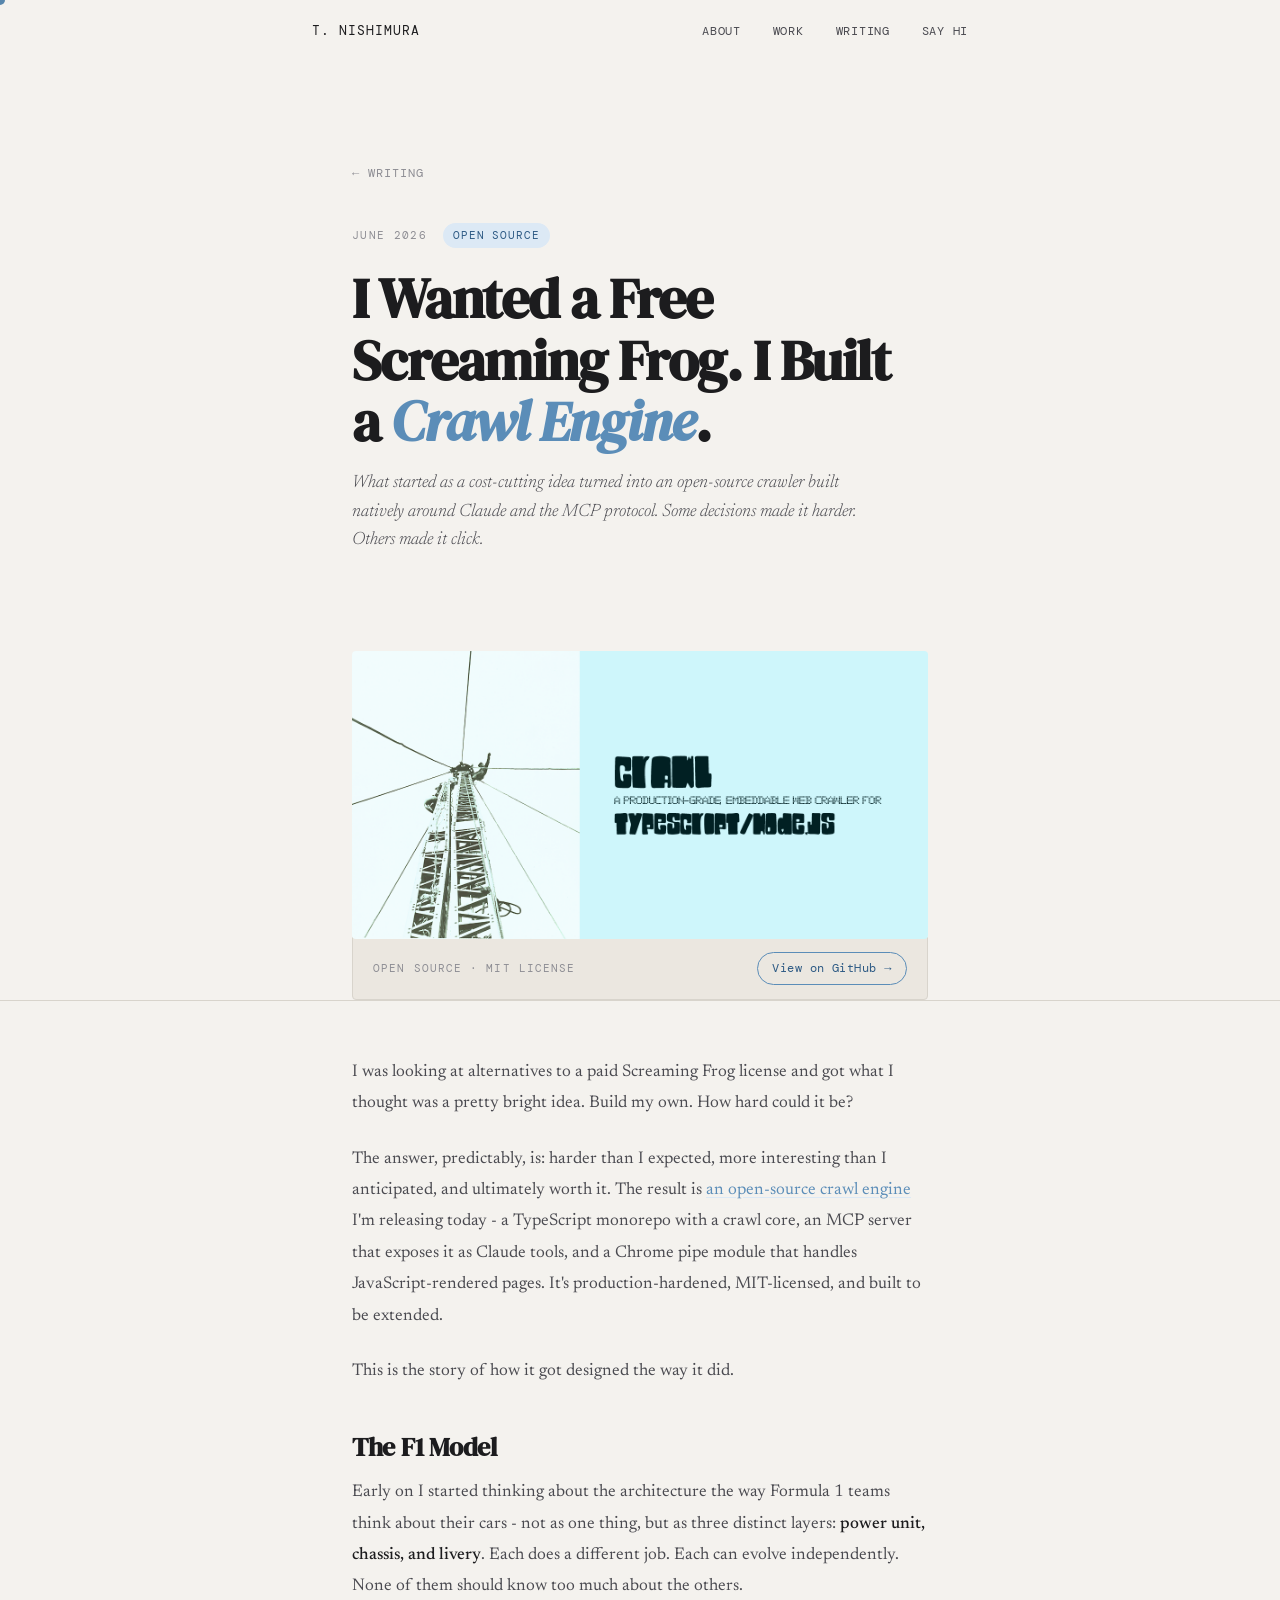
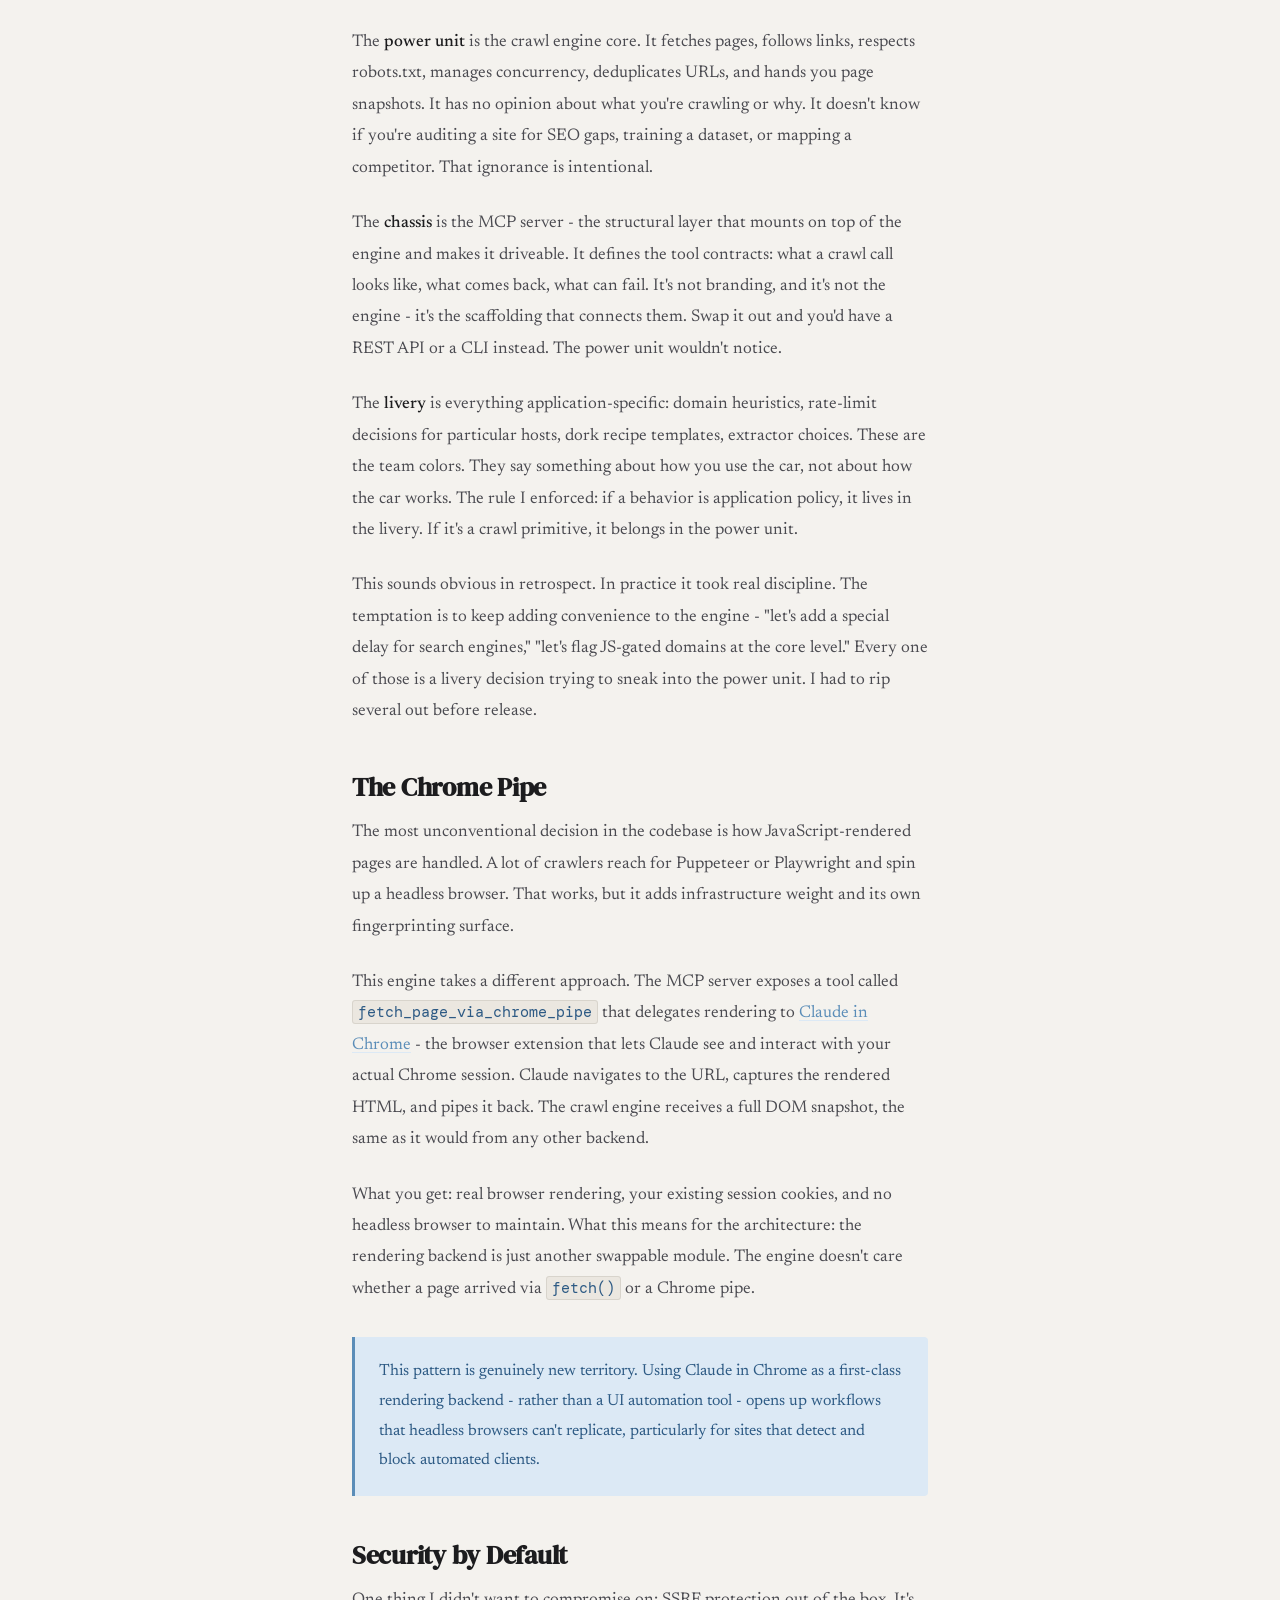
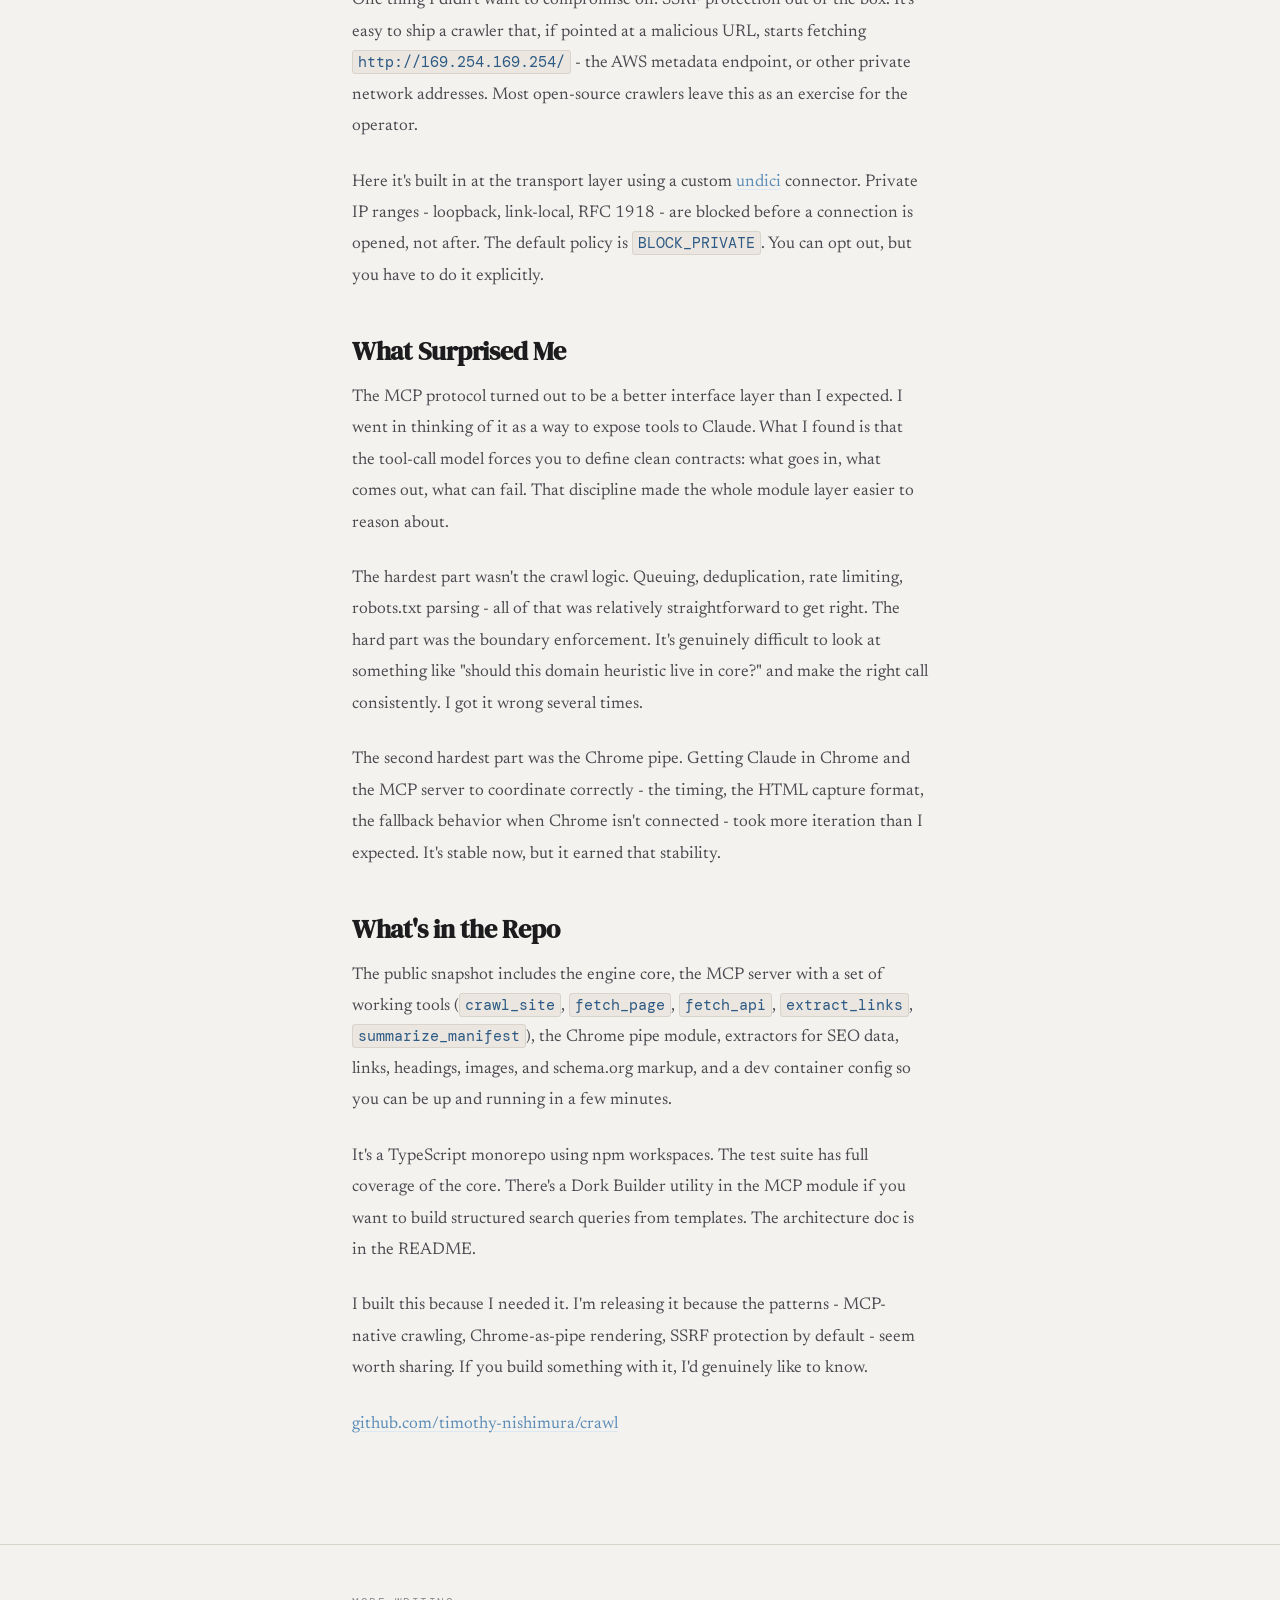
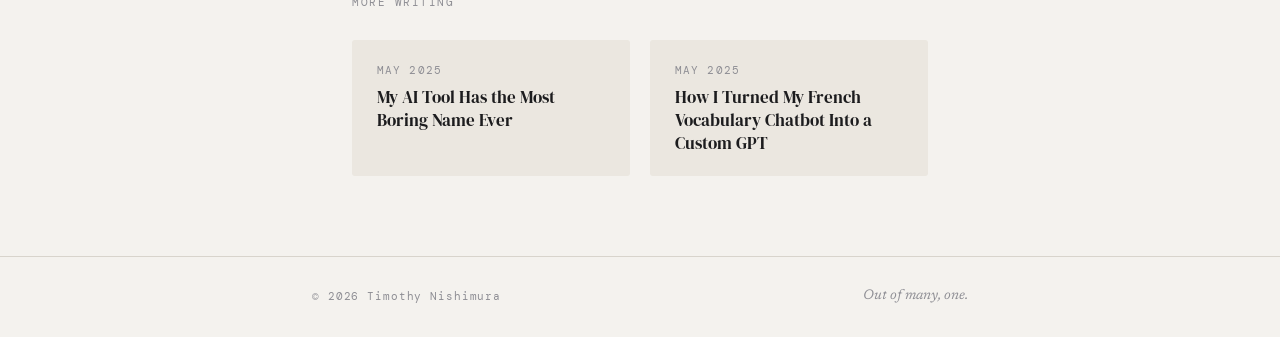
<file: i-wanted-free-screaming-frog/index.html>
<!DOCTYPE html>
<html lang="en">
<head>
  <meta charset="UTF-8" />
  <meta name="viewport" content="width=device-width, initial-scale=1.0" />
  <title>I Wanted a Free Screaming Frog. I Built a Crawl Engine. - Timothy Nishimura</title>
  <meta name="description" content="What started as a hunt for a cheaper SEO crawler turned into an open-source crawl engine built around the MCP protocol and Claude. Here's how that happened." />
  <meta property="og:title" content="I Wanted a Free Screaming Frog. I Built a Crawl Engine." />
  <meta property="og:description" content="What started as a hunt for a cheaper SEO crawler turned into an open-source crawl engine built around the MCP protocol and Claude. Here's how that happened." />
  <meta property="og:type" content="article" />
  <meta property="og:image" content="https://timothynishimura.com/i-wanted-free-screaming-frog/og-image.png" />
  <meta property="og:image:width" content="1280" />
  <meta property="og:image:height" content="640" />
  <meta name="twitter:card" content="summary_large_image" />
  <meta name="twitter:image" content="https://timothynishimura.com/i-wanted-free-screaming-frog/og-image.png" />
  <link rel="canonical" href="https://timothynishimura.com/i-wanted-free-screaming-frog/" />
  <script type="application/ld+json">
  {
    "@context": "https://schema.org",
    "@type": "BlogPosting",
    "headline": "I Wanted a Free Screaming Frog. I Built a Crawl Engine.",
    "description": "What started as a hunt for a cheaper SEO crawler turned into an open-source crawl engine built around the MCP protocol and Claude. Here's how that happened.",
    "datePublished": "2026-06-18",
    "dateModified": "2026-06-18",
    "url": "https://timothynishimura.com/i-wanted-free-screaming-frog/",
    "mainEntityOfPage": {
      "@type": "WebPage",
      "@id": "https://timothynishimura.com/i-wanted-free-screaming-frog/"
    },
    "author": {
      "@type": "Person",
      "name": "Timothy Nishimura",
      "url": "https://timothynishimura.com"
    },
    "publisher": {
      "@type": "Person",
      "name": "Timothy Nishimura",
      "url": "https://timothynishimura.com"
    },
    "image": "https://timothynishimura.com/i-wanted-free-screaming-frog/og-image.png",
    "keywords": ["web crawling", "MCP", "Claude", "open source", "TypeScript", "Node.js", "SEO tools"]
  }
  </script>
  <link rel="preconnect" href="https://fonts.googleapis.com" />
  <link rel="preconnect" href="https://fonts.gstatic.com" crossorigin />
  <link href="https://fonts.googleapis.com/css2?family=DM+Serif+Display:ital@0;1&family=DM+Mono:wght@400;500&family=Newsreader:ital,opsz,wght@0,6..72,300;0,6..72,400;1,6..72,300;1,6..72,400&display=swap" rel="stylesheet" />
  <style>
    *, *::before, *::after { box-sizing: border-box; margin: 0; padding: 0; }

    :root {
      --ink: #1c1c1e;
      --ink-mid: #4a4a50;
      --ink-soft: #8e8e94;
      --paper: #f4f2ee;
      --paper-warm: #ebe7e0;
      --rule: #d8d4cc;
      --blue: #5b8db8;
      --blue-light: #dce9f5;
      --blue-deep: #2d5a84;
      --mono: 'DM Mono', monospace;
      --serif: 'DM Serif Display', Georgia, serif;
      --body: 'Newsreader', Georgia, serif;
    }

    html { font-size: 16px; scroll-behavior: smooth; }

    body {
      background: var(--paper);
      color: var(--ink);
      font-family: var(--body);
      line-height: 1.7;
      min-height: 100vh;
      cursor: none;
    }

    /* Cursor */
    #cursor {
      position: fixed;
      top: 0; left: 0;
      width: 10px; height: 10px;
      background: var(--blue);
      border-radius: 50%;
      pointer-events: none;
      z-index: 9999;
      transform: translate(-50%, -50%);
      transition: width 0.2s, height 0.2s;
      mix-blend-mode: multiply;
    }
    #cursor.hover { width: 30px; height: 30px; opacity: 0.4; }

    /* Layout */
    .wrapper { max-width: 720px; margin: 0 auto; padding: 0 2rem; }
    .wrapper--narrow { max-width: 640px; margin: 0 auto; padding: 0 2rem; }

    /* Header */
    header {
      position: fixed;
      top: 0; left: 0; right: 0;
      z-index: 100;
      padding: 1.25rem 0;
      background: var(--paper);
      border-bottom: 1px solid transparent;
      transition: border-color 0.3s;
    }
    header.scrolled { border-color: var(--rule); }
    header .wrapper { display: flex; align-items: center; justify-content: space-between; }

    .wordmark {
      font-family: var(--mono);
      font-size: 0.8125rem;
      letter-spacing: 0.08em;
      text-transform: uppercase;
      color: var(--ink);
      text-decoration: none;
    }

    nav { display: flex; gap: 2rem; }
    nav a {
      font-family: var(--mono);
      font-size: 0.75rem;
      letter-spacing: 0.06em;
      text-transform: uppercase;
      color: var(--ink-mid);
      text-decoration: none;
      transition: color 0.2s;
    }
    nav a:hover { color: var(--blue); }

    /* Menu Toggle */
    #menu-toggle {
      display: none;
      background: none;
      border: none;
      cursor: pointer;
      padding: 0;
      z-index: 1001;
      position: relative;
      width: 24px;
      height: 24px;
    }

    #menu-toggle span {
      display: block;
      width: 20px;
      height: 1.5px;
      background: var(--ink);
      transition: transform 0.3s cubic-bezier(0.4, 0, 0.2, 1), opacity 0.3s;
      position: absolute;
      left: 2px;
    }

    #menu-toggle span:first-child { top: 9px; }
    #menu-toggle span:last-child { bottom: 9px; }

    header.menu-open #menu-toggle span:first-child { transform: rotate(45deg); top: 11px; }
    header.menu-open #menu-toggle span:last-child { transform: rotate(-45deg); bottom: 11.5px; }

    /* ── POST HEADER ── */
    .post-header {
      padding: 10rem 0 3.5rem;
    }

    .post-back {
      display: inline-flex;
      align-items: center;
      gap: 0.4rem;
      font-family: var(--mono);
      font-size: 0.75rem;
      letter-spacing: 0.08em;
      text-transform: uppercase;
      color: var(--ink-soft);
      text-decoration: none;
      margin-bottom: 2.5rem;
      transition: color 0.2s;
    }
    .post-back:hover { color: var(--blue); }

    .post-meta {
      display: flex;
      gap: 1rem;
      align-items: center;
      margin-bottom: 1.25rem;
    }

    .post-date {
      font-family: var(--mono);
      font-size: 0.6875rem;
      letter-spacing: 0.12em;
      text-transform: uppercase;
      color: var(--ink-soft);
    }

    .post-category {
      font-family: var(--mono);
      font-size: 0.6875rem;
      letter-spacing: 0.08em;
      text-transform: uppercase;
      color: var(--blue-deep);
      background: var(--blue-light);
      padding: 3px 10px;
      border-radius: 100px;
    }

    .post-title {
      font-family: var(--serif);
      font-size: clamp(2rem, 6vw, 3.5rem);
      line-height: 1.1;
      letter-spacing: -0.02em;
      color: var(--ink);
      margin-bottom: 1rem;
    }

    .post-title em { font-style: italic; color: var(--blue); }

    .post-subtitle {
      font-family: var(--body);
      font-size: 1.125rem;
      font-weight: 300;
      font-style: italic;
      color: var(--ink-mid);
      max-width: 52ch;
      line-height: 1.6;
    }

    /* ── HERO IMAGE ── */
    .post-hero {
      margin: 2.5rem 0 0;
    }
    .post-hero img {
      width: 100%;
      display: block;
      border-radius: 4px;
    }
    .repo-aside {
      display: flex;
      align-items: center;
      justify-content: space-between;
      background: var(--paper-warm);
      border: 1px solid var(--rule);
      border-radius: 0 0 4px 4px;
      padding: 0.875rem 1.25rem;
      margin-top: -2px;
    }
    .repo-aside-label {
      font-family: var(--mono);
      font-size: 0.6875rem;
      letter-spacing: 0.1em;
      text-transform: uppercase;
      color: var(--ink-soft);
    }
    .repo-aside-link {
      font-family: var(--mono);
      font-size: 0.75rem;
      letter-spacing: 0.04em;
      color: var(--blue-deep);
      text-decoration: none;
      border: 1px solid var(--blue);
      padding: 5px 14px;
      border-radius: 100px;
      transition: background 0.2s, color 0.2s;
    }
    .repo-aside-link:hover {
      background: var(--blue);
      color: #fff;
    }

    /* ── ARTICLE BODY ── */
    .post-body {
      padding: 3.5rem 0 5rem;
      border-top: 1px solid var(--rule);
    }

    /* Typography */
    .post-body p {
      font-size: 1.0625rem;
      color: var(--ink-mid);
      line-height: 1.85;
      margin-bottom: 1.5rem;
    }

    .post-body h2 {
      font-family: var(--serif);
      font-size: 1.625rem;
      letter-spacing: -0.01em;
      color: var(--ink);
      margin: 2.75rem 0 0.9rem;
      line-height: 1.2;
    }

    .post-body h3 {
      font-family: var(--serif);
      font-size: 1.25rem;
      color: var(--ink);
      margin: 2.25rem 0 0.75rem;
      font-style: italic;
    }

    .post-body a {
      color: var(--blue);
      text-decoration: underline;
      text-decoration-color: var(--blue-light);
      text-underline-offset: 3px;
      transition: text-decoration-color 0.2s;
    }
    .post-body a:hover { text-decoration-color: var(--blue); }

    .post-body strong { font-weight: 500; color: var(--ink); }
    .post-body em { font-style: italic; }

    .post-body ul, .post-body ol {
      margin: 0 0 1.5rem 0;
      padding-left: 1.5rem;
      color: var(--ink-mid);
      font-size: 1.0625rem;
      line-height: 1.8;
    }
    .post-body li { margin-bottom: 0.4rem; }

    .post-body blockquote {
      border-left: 3px solid var(--blue);
      margin: 2rem 0;
      padding: 0.25rem 0 0.25rem 1.5rem;
    }
    .post-body blockquote p {
      font-style: italic;
      color: var(--ink-mid);
      font-size: 1.125rem;
    }

    .post-body hr {
      border: none;
      border-top: 1px solid var(--rule);
      margin: 3rem 0;
    }

    .post-body code {
      font-family: var(--mono);
      font-size: 0.875em;
      background: var(--paper-warm);
      border: 1px solid var(--rule);
      border-radius: 3px;
      padding: 1px 5px;
      color: var(--blue-deep);
    }

    /* Callout box */
    .callout {
      background: var(--blue-light);
      border-left: 3px solid var(--blue);
      border-radius: 0 4px 4px 0;
      padding: 1.25rem 1.5rem;
      margin: 2rem 0;
    }
    .callout p { color: var(--blue-deep); margin: 0; font-size: 1rem; }
    .callout p + p { margin-top: 0.5rem; }

    /* ── POST FOOTER ── */
    .post-footer {
      border-top: 1px solid var(--rule);
      padding: 3rem 0 5rem;
    }

    .post-footer-label {
      font-family: var(--mono);
      font-size: 0.6875rem;
      letter-spacing: 0.14em;
      text-transform: uppercase;
      color: var(--ink-soft);
      margin-bottom: 1.75rem;
    }

    .related-grid {
      display: grid;
      grid-template-columns: 1fr 1fr;
      gap: 1.25rem;
    }

    .related-card {
      background: var(--paper-warm);
      padding: 1.25rem 1.5rem;
      border-radius: 3px;
      text-decoration: none;
      border: 1px solid transparent;
      transition: border-color 0.2s, background 0.2s;
      display: block;
    }
    .related-card:hover { background: var(--blue-light); border-color: var(--blue); }

    .related-date {
      font-family: var(--mono);
      font-size: 0.6875rem;
      letter-spacing: 0.1em;
      text-transform: uppercase;
      color: var(--ink-soft);
      margin-bottom: 0.4rem;
    }

    .related-title {
      font-family: var(--serif);
      font-size: 1.0625rem;
      color: var(--ink);
      line-height: 1.35;
    }

    /* Footer */
    footer {
      border-top: 1px solid var(--rule);
      padding: 1.75rem 0;
    }
    footer .wrapper { display: flex; justify-content: space-between; align-items: center; }
    .footer-copy { font-family: var(--mono); font-size: 0.6875rem; letter-spacing: 0.08em; color: var(--ink-soft); }
    .footer-motto { font-family: var(--body); font-size: 0.875rem; font-style: italic; color: var(--ink-soft); }

    /* Scroll reveal */
    .reveal { opacity: 0; transform: translateY(16px); transition: opacity 0.7s ease, transform 0.7s ease; }
    .reveal.visible { opacity: 1; transform: translateY(0); }

    /* Responsive */
    @media (max-width: 640px) {
      body { cursor: auto; }
      #cursor { display: none; }
      .related-grid { grid-template-columns: 1fr; }
      footer .wrapper { flex-direction: column; gap: 0.5rem; text-align: center; }
      nav {
        position: fixed;
        top: 0; left: 0; right: 0; bottom: 0;
        background: var(--paper);
        flex-direction: column;
        justify-content: center;
        align-items: center;
        gap: 3rem;
        z-index: 1000;
        opacity: 0;
        visibility: hidden;
        transition: opacity 0.4s ease, visibility 0.4s;
      }
      header.menu-open nav {
        opacity: 1;
        visibility: visible;
      }
      nav a {
        font-family: var(--serif);
        font-size: 2rem;
      }
      #menu-toggle { display: block; }
      footer .wrapper { flex-direction: column; gap: 0.5rem; text-align: center; }
    }
  </style>
</head>
<body>

<div id="cursor"></div>

<header id="header">
  <div class="wrapper">
    <a href="/" class="wordmark">T. Nishimura</a>
    <nav id="main-nav">
      <a href="/#about">About</a>
      <a href="/#work">Work</a>
      <a href="/#writing">Writing</a>
      <a href="/#connect">Say hi</a>
    </nav>
    <button id="menu-toggle" aria-label="Toggle menu" aria-controls="main-nav">
      <span></span>
      <span></span>
    </button>
  </div>
</header>

<section class="post-header">
  <div class="wrapper--narrow">
    <a href="/#writing" class="post-back">← Writing</a>

    <div class="post-meta">
      <span class="post-date">June 2026</span>
      <span class="post-category">Open Source</span>
    </div>

    <h1 class="post-title">I Wanted a Free Screaming Frog. I Built a <em>Crawl Engine</em>.</h1>

    <p class="post-subtitle">What started as a cost-cutting idea turned into an open-source crawler built natively around Claude and the MCP protocol. Some decisions made it harder. Others made it click.</p>
  </div>
</section>

<div class="wrapper--narrow">
  <div class="post-hero">
    <img src="og-image.png" alt="Crawl Engine social card — a split image with a steel tower photograph on the left and the text 'CRAWL: a production-grade embeddable web crawler for TypeScript/Node.js' on a light blue background on the right" />
    <aside class="repo-aside">
      <span class="repo-aside-label">Open source · MIT License</span>
      <a class="repo-aside-link" href="https://github.com/timothy-nishimura/crawl" target="_blank" rel="noopener">View on GitHub →</a>
    </aside>
  </div>
</div>

<article class="post-body">
  <div class="wrapper--narrow">

    <p>I was looking at alternatives to a paid Screaming Frog license and got what I thought was a pretty bright idea. Build my own. How hard could it be?</p>

    <p>The answer, predictably, is: harder than I expected, more interesting than I anticipated, and ultimately worth it. The result is <a href="https://github.com/timothy-nishimura/crawl" target="_blank" rel="noopener">an open-source crawl engine</a> I'm releasing today - a TypeScript monorepo with a crawl core, an MCP server that exposes it as Claude tools, and a Chrome pipe module that handles JavaScript-rendered pages. It's production-hardened, MIT-licensed, and built to be extended.</p>

    <p>This is the story of how it got designed the way it did.</p>

    <h2>The F1 Model</h2>

    <p>Early on I started thinking about the architecture the way Formula 1 teams think about their cars - not as one thing, but as three distinct layers: <strong>power unit, chassis, and livery</strong>. Each does a different job. Each can evolve independently. None of them should know too much about the others.</p>

    <p>The <strong>power unit</strong> is the crawl engine core. It fetches pages, follows links, respects robots.txt, manages concurrency, deduplicates URLs, and hands you page snapshots. It has no opinion about what you're crawling or why. It doesn't know if you're auditing a site for SEO gaps, training a dataset, or mapping a competitor. That ignorance is intentional.</p>

    <p>The <strong>chassis</strong> is the MCP server - the structural layer that mounts on top of the engine and makes it driveable. It defines the tool contracts: what a crawl call looks like, what comes back, what can fail. It's not branding, and it's not the engine - it's the scaffolding that connects them. Swap it out and you'd have a REST API or a CLI instead. The power unit wouldn't notice.</p>

    <p>The <strong>livery</strong> is everything application-specific: domain heuristics, rate-limit decisions for particular hosts, dork recipe templates, extractor choices. These are the team colors. They say something about how you use the car, not about how the car works. The rule I enforced: if a behavior is application policy, it lives in the livery. If it's a crawl primitive, it belongs in the power unit.</p>

    <p>This sounds obvious in retrospect. In practice it took real discipline. The temptation is to keep adding convenience to the engine - "let's add a special delay for search engines," "let's flag JS-gated domains at the core level." Every one of those is a livery decision trying to sneak into the power unit. I had to rip several out before release.</p>

    <h2>The Chrome Pipe</h2>

    <p>The most unconventional decision in the codebase is how JavaScript-rendered pages are handled. A lot of crawlers reach for Puppeteer or Playwright and spin up a headless browser. That works, but it adds infrastructure weight and its own fingerprinting surface.</p>

    <p>This engine takes a different approach. The MCP server exposes a tool called <code>fetch_page_via_chrome_pipe</code> that delegates rendering to <a href="https://docs.claude.com/en/docs/agents-and-tools/claude-in-chrome" target="_blank" rel="noopener">Claude in Chrome</a> - the browser extension that lets Claude see and interact with your actual Chrome session. Claude navigates to the URL, captures the rendered HTML, and pipes it back. The crawl engine receives a full DOM snapshot, the same as it would from any other backend.</p>

    <p>What you get: real browser rendering, your existing session cookies, and no headless browser to maintain. What this means for the architecture: the rendering backend is just another swappable module. The engine doesn't care whether a page arrived via <code>fetch()</code> or a Chrome pipe.</p>

    <div class="callout">
      <p>This pattern is genuinely new territory. Using Claude in Chrome as a first-class rendering backend - rather than a UI automation tool - opens up workflows that headless browsers can't replicate, particularly for sites that detect and block automated clients.</p>
    </div>

    <h2>Security by Default</h2>

    <p>One thing I didn't want to compromise on: SSRF protection out of the box. It's easy to ship a crawler that, if pointed at a malicious URL, starts fetching <code>http://169.254.169.254/</code> - the AWS metadata endpoint, or other private network addresses. Most open-source crawlers leave this as an exercise for the operator.</p>

    <p>Here it's built in at the transport layer using a custom <a href="https://undici.nodejs.org/" target="_blank" rel="noopener">undici</a> connector. Private IP ranges - loopback, link-local, RFC 1918 - are blocked before a connection is opened, not after. The default policy is <code>BLOCK_PRIVATE</code>. You can opt out, but you have to do it explicitly.</p>

    <h2>What Surprised Me</h2>

    <p>The MCP protocol turned out to be a better interface layer than I expected. I went in thinking of it as a way to expose tools to Claude. What I found is that the tool-call model forces you to define clean contracts: what goes in, what comes out, what can fail. That discipline made the whole module layer easier to reason about.</p>

    <p>The hardest part wasn't the crawl logic. Queuing, deduplication, rate limiting, robots.txt parsing - all of that was relatively straightforward to get right. The hard part was the boundary enforcement. It's genuinely difficult to look at something like "should this domain heuristic live in core?" and make the right call consistently. I got it wrong several times.</p>

    <p>The second hardest part was the Chrome pipe. Getting Claude in Chrome and the MCP server to coordinate correctly - the timing, the HTML capture format, the fallback behavior when Chrome isn't connected - took more iteration than I expected. It's stable now, but it earned that stability.</p>

    <h2>What's in the Repo</h2>

    <p>The public snapshot includes the engine core, the MCP server with a set of working tools (<code>crawl_site</code>, <code>fetch_page</code>, <code>fetch_api</code>, <code>extract_links</code>, <code>summarize_manifest</code>), the Chrome pipe module, extractors for SEO data, links, headings, images, and schema.org markup, and a dev container config so you can be up and running in a few minutes.</p>

    <p>It's a TypeScript monorepo using npm workspaces. The test suite has full coverage of the core. There's a Dork Builder utility in the MCP module if you want to build structured search queries from templates. The architecture doc is in the README.</p>

    <p>I built this because I needed it. I'm releasing it because the patterns - MCP-native crawling, Chrome-as-pipe rendering, SSRF protection by default - seem worth sharing. If you build something with it, I'd genuinely like to know.</p>

    <p><a href="https://github.com/timothy-nishimura/crawl" target="_blank" rel="noopener">github.com/timothy-nishimura/crawl</a></p>

  </div>
</article>

<section class="post-footer">
  <div class="wrapper--narrow">
    <div class="post-footer-label">More writing</div>
    <div class="related-grid">
      <a class="related-card" href="../my-ai-tool-has-the-most-boring-name-ever/">
        <div class="related-date">May 2025</div>
        <div class="related-title">My AI Tool Has the Most Boring Name Ever</div>
      </a>
      <a class="related-card" href="../french-vocabulary-chatgpt/">
        <div class="related-date">May 2025</div>
        <div class="related-title">How I Turned My French Vocabulary Chatbot Into a Custom GPT</div>
      </a>
    </div>
  </div>
</section>

<footer>
  <div class="wrapper">
    <span class="footer-copy">© 2026 Timothy Nishimura</span>
    <span class="footer-motto">Out of many, one.</span>
  </div>
</footer>

<script>
  const cursor = document.getElementById('cursor');
  document.addEventListener('mousemove', e => {
    cursor.style.left = e.clientX + 'px';
    cursor.style.top = e.clientY + 'px';
  });
  document.querySelectorAll('a').forEach(el => {
    el.addEventListener('mouseenter', () => cursor.classList.add('hover'));
    el.addEventListener('mouseleave', () => cursor.classList.remove('hover'));
  });
  const header = document.getElementById('header');
  const menuToggle = document.getElementById('menu-toggle');

  window.addEventListener('scroll', () => {
    header.classList.toggle('scrolled', window.scrollY > 40);
  });

  menuToggle.addEventListener('click', () => {
    header.classList.toggle('menu-open');
    document.body.style.overflow = header.classList.contains('menu-open') ? 'hidden' : '';
  });

  document.querySelectorAll('#main-nav a').forEach(link => {
    link.addEventListener('click', () => {
      header.classList.remove('menu-open');
      document.body.style.overflow = '';
    });
  });

  const reveals = document.querySelectorAll('.reveal');
  const obs = new IntersectionObserver(entries => {
    entries.forEach((e, i) => {
      if (e.isIntersecting) {
        setTimeout(() => e.target.classList.add('visible'), i * 70);
        obs.unobserve(e.target);
      }
    });
  }, { threshold: 0.1, rootMargin: '0px 0px -40px 0px' });
  reveals.forEach(el => obs.observe(el));
</script>

</body>
</html>
</file>
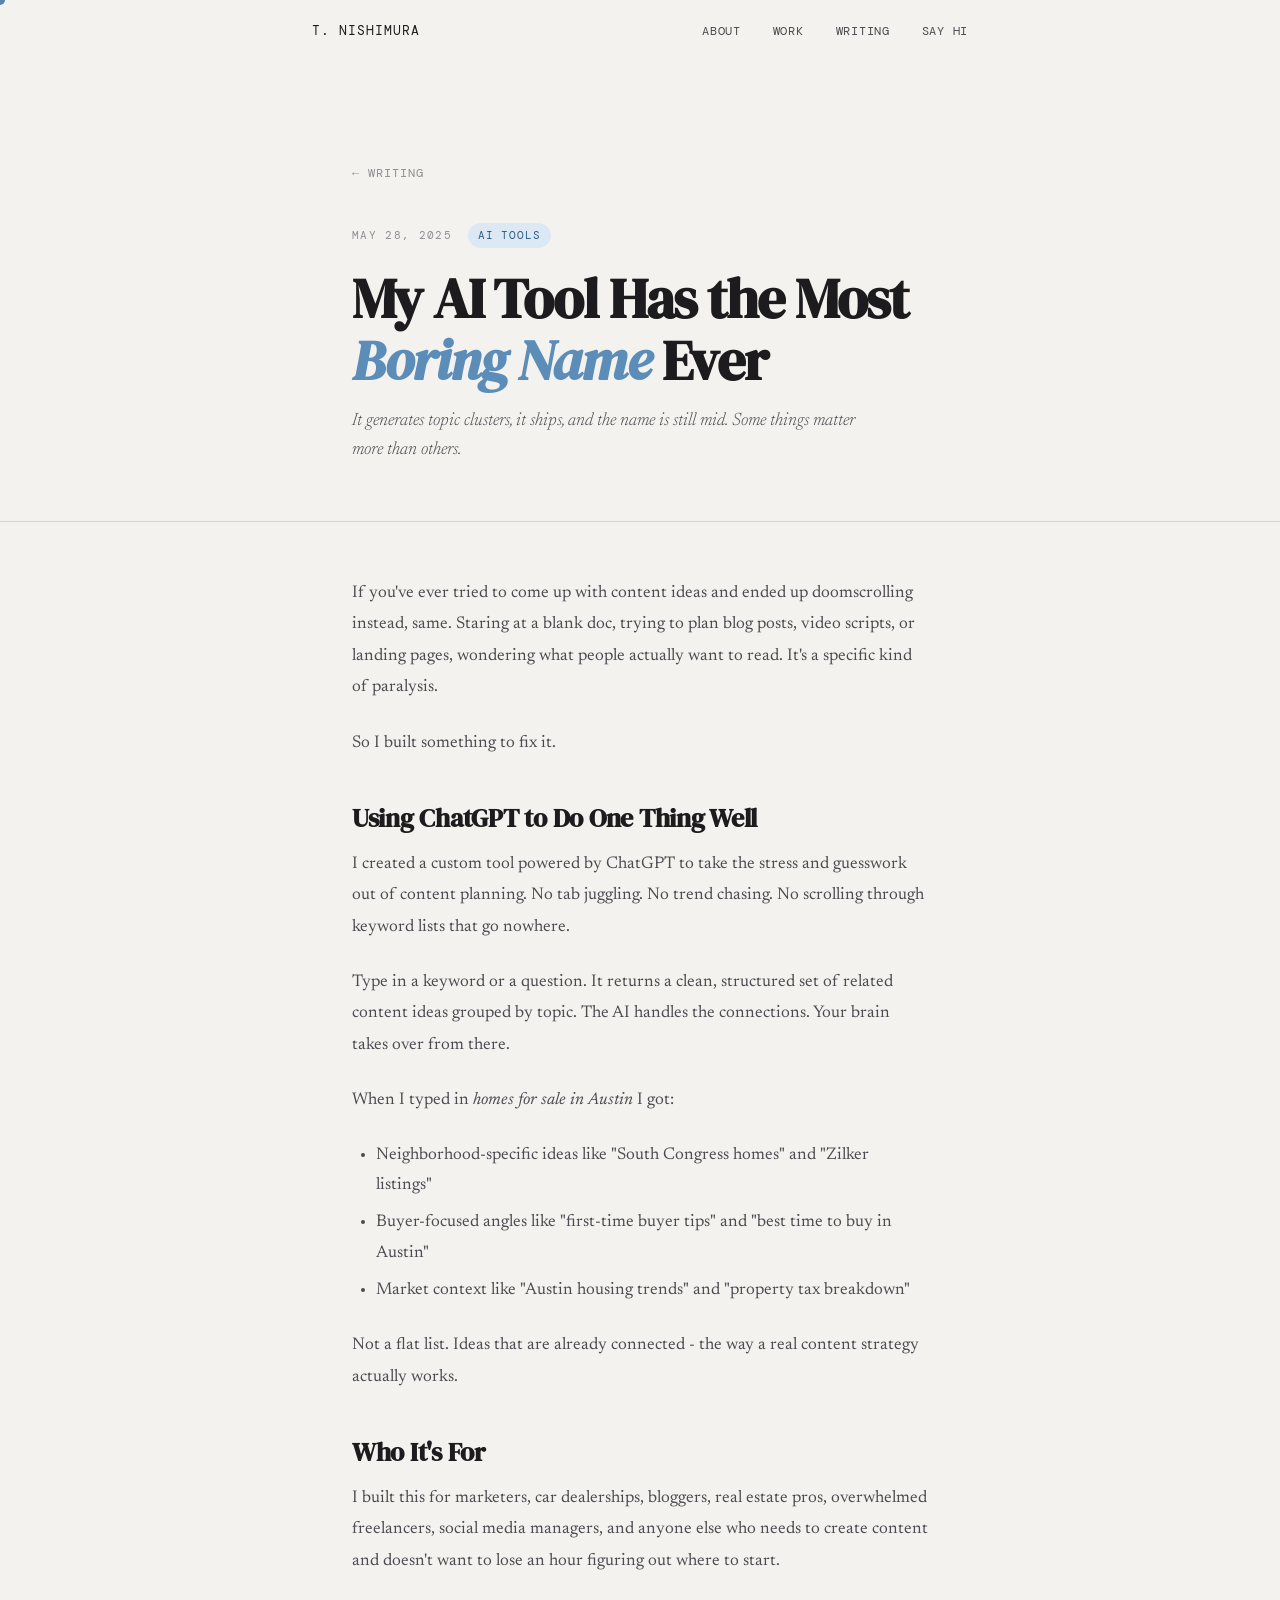
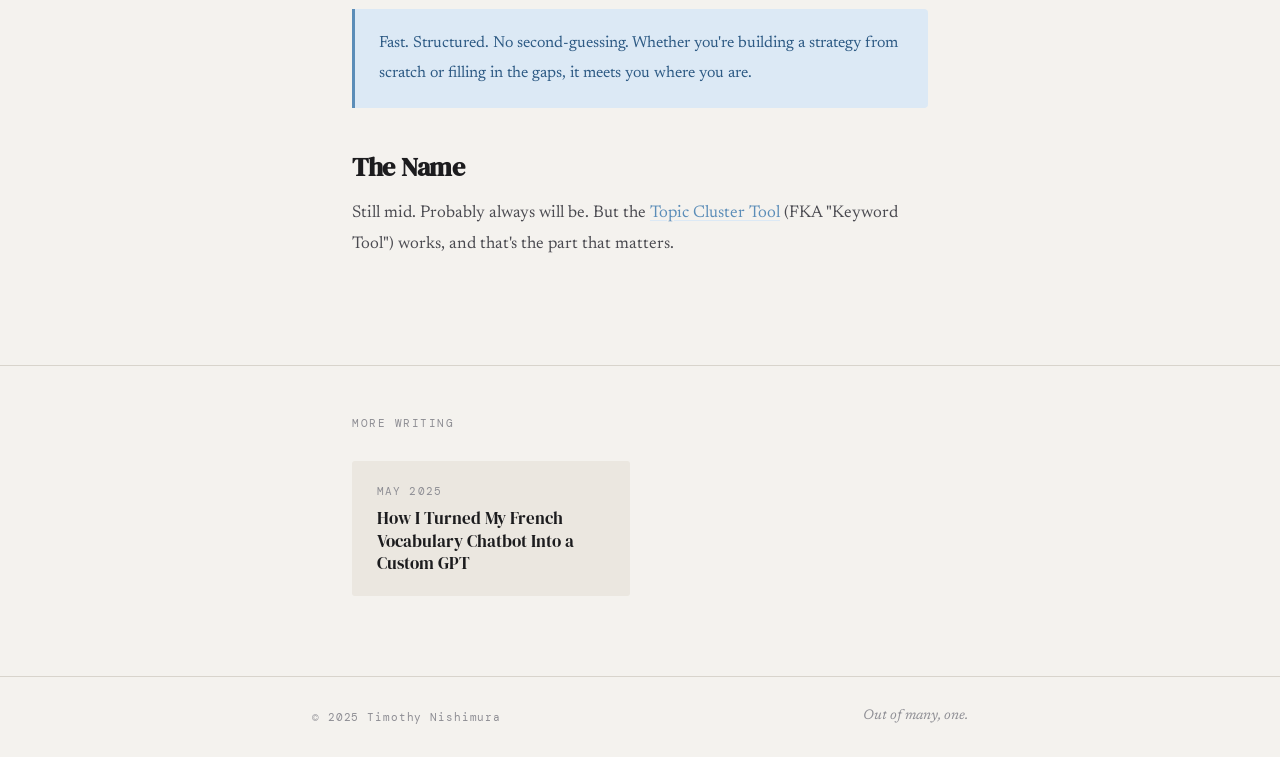
<file: my-ai-tool-has-the-most-boring-name-ever/index.html>
<!DOCTYPE html>
<html lang="en">
<head>
  <meta charset="UTF-8" />
  <meta name="viewport" content="width=device-width, initial-scale=1.0" />
  <title>My AI Tool Has the Most Boring Name Ever - Timothy Nishimura</title>
  <meta name="description" content="I built a topic cluster generator powered by ChatGPT. It works great. The name is still mid." />
  <meta property="og:title" content="My AI Tool Has the Most Boring Name Ever - Timothy Nishimura" />
  <meta property="og:description" content="I built a topic cluster generator powered by ChatGPT. It works great. The name is still mid." />
  <meta property="og:type" content="article" />
  <link rel="canonical" href="https://timothynishimura.com/my-ai-tool-has-the-most-boring-name-ever/" />
  <link rel="preconnect" href="https://fonts.googleapis.com" />
  <link rel="preconnect" href="https://fonts.gstatic.com" crossorigin />
  <link href="https://fonts.googleapis.com/css2?family=DM+Serif+Display:ital@0;1&family=DM+Mono:wght@400;500&family=Newsreader:ital,opsz,wght@0,6..72,300;0,6..72,400;1,6..72,300;1,6..72,400&display=swap" rel="stylesheet" />
  <style>
    *, *::before, *::after { box-sizing: border-box; margin: 0; padding: 0; }

    :root {
      --ink: #1c1c1e;
      --ink-mid: #4a4a50;
      --ink-soft: #8e8e94;
      --paper: #f4f2ee;
      --paper-warm: #ebe7e0;
      --rule: #d8d4cc;
      --blue: #5b8db8;
      --blue-light: #dce9f5;
      --blue-deep: #2d5a84;
      --mono: 'DM Mono', monospace;
      --serif: 'DM Serif Display', Georgia, serif;
      --body: 'Newsreader', Georgia, serif;
    }

    html { font-size: 16px; scroll-behavior: smooth; }

    body {
      background: var(--paper);
      color: var(--ink);
      font-family: var(--body);
      line-height: 1.7;
      min-height: 100vh;
      cursor: none;
    }

    /* Cursor */
    #cursor {
      position: fixed;
      top: 0; left: 0;
      width: 10px; height: 10px;
      background: var(--blue);
      border-radius: 50%;
      pointer-events: none;
      z-index: 9999;
      transform: translate(-50%, -50%);
      transition: width 0.2s, height 0.2s;
      mix-blend-mode: multiply;
    }
    #cursor.hover { width: 30px; height: 30px; opacity: 0.4; }

    /* Layout */
    .wrapper { max-width: 720px; margin: 0 auto; padding: 0 2rem; }
    .wrapper--narrow { max-width: 640px; margin: 0 auto; padding: 0 2rem; }

    /* Header */
    header {
      position: fixed;
      top: 0; left: 0; right: 0;
      z-index: 100;
      padding: 1.25rem 0;
      background: var(--paper);
      border-bottom: 1px solid transparent;
      transition: border-color 0.3s;
    }
    header.scrolled { border-color: var(--rule); }
    header .wrapper { display: flex; align-items: center; justify-content: space-between; }

    .wordmark {
      font-family: var(--mono);
      font-size: 0.8125rem;
      letter-spacing: 0.08em;
      text-transform: uppercase;
      color: var(--ink);
      text-decoration: none;
    }

    nav { display: flex; gap: 2rem; }
    nav a {
      font-family: var(--mono);
      font-size: 0.75rem;
      letter-spacing: 0.06em;
      text-transform: uppercase;
      color: var(--ink-mid);
      text-decoration: none;
      transition: color 0.2s;
    }
    nav a:hover { color: var(--blue); }

    /* Menu Toggle */
    #menu-toggle {
      display: none;
      background: none;
      border: none;
      cursor: pointer;
      padding: 0;
      z-index: 1001;
      position: relative;
      width: 24px;
      height: 24px;
    }

    #menu-toggle span {
      display: block;
      width: 20px;
      height: 1.5px;
      background: var(--ink);
      transition: transform 0.3s cubic-bezier(0.4, 0, 0.2, 1), opacity 0.3s;
      position: absolute;
      left: 2px;
    }

    #menu-toggle span:first-child { top: 9px; }
    #menu-toggle span:last-child { bottom: 9px; }

    header.menu-open #menu-toggle span:first-child { transform: rotate(45deg); top: 11px; }
    header.menu-open #menu-toggle span:last-child { transform: rotate(-45deg); bottom: 11.5px; }

    /* ── POST HEADER ── */
    .post-header {
      padding: 10rem 0 3.5rem;
    }

    .post-back {
      display: inline-flex;
      align-items: center;
      gap: 0.4rem;
      font-family: var(--mono);
      font-size: 0.75rem;
      letter-spacing: 0.08em;
      text-transform: uppercase;
      color: var(--ink-soft);
      text-decoration: none;
      margin-bottom: 2.5rem;
      transition: color 0.2s;
    }
    .post-back:hover { color: var(--blue); }

    .post-meta {
      display: flex;
      gap: 1rem;
      align-items: center;
      margin-bottom: 1.25rem;
    }

    .post-date {
      font-family: var(--mono);
      font-size: 0.6875rem;
      letter-spacing: 0.12em;
      text-transform: uppercase;
      color: var(--ink-soft);
    }

    /* EDIT: replace chip text with your post's category */
    .post-category {
      font-family: var(--mono);
      font-size: 0.6875rem;
      letter-spacing: 0.08em;
      text-transform: uppercase;
      color: var(--blue-deep);
      background: var(--blue-light);
      padding: 3px 10px;
      border-radius: 100px;
    }

    .post-title {
      font-family: var(--serif);
      font-size: clamp(2rem, 6vw, 3.5rem);
      line-height: 1.1;
      letter-spacing: -0.02em;
      color: var(--ink);
      margin-bottom: 1rem;
    }

    .post-title em { font-style: italic; color: var(--blue); }

    .post-subtitle {
      font-family: var(--body);
      font-size: 1.125rem;
      font-weight: 300;
      font-style: italic;
      color: var(--ink-mid);
      max-width: 52ch;
      line-height: 1.6;
    }

    /* ── HERO IMAGE (optional) ── */
    .post-hero-img {
      width: 100%;
      aspect-ratio: 16 / 7;
      object-fit: cover;
      border-radius: 4px;
      margin: 2.5rem 0 0;
      display: block;
    }

    /* ── ARTICLE BODY ── */
    .post-body {
      padding: 3.5rem 0 5rem;
      border-top: 1px solid var(--rule);
    }

    /* Typography */
    .post-body p {
      font-size: 1.0625rem;
      color: var(--ink-mid);
      line-height: 1.85;
      margin-bottom: 1.5rem;
    }

    .post-body h2 {
      font-family: var(--serif);
      font-size: 1.625rem;
      letter-spacing: -0.01em;
      color: var(--ink);
      margin: 2.75rem 0 0.9rem;
      line-height: 1.2;
    }

    .post-body h3 {
      font-family: var(--serif);
      font-size: 1.25rem;
      color: var(--ink);
      margin: 2.25rem 0 0.75rem;
      font-style: italic;
    }

    .post-body a {
      color: var(--blue);
      text-decoration: underline;
      text-decoration-color: var(--blue-light);
      text-underline-offset: 3px;
      transition: text-decoration-color 0.2s;
    }
    .post-body a:hover { text-decoration-color: var(--blue); }

    .post-body strong { font-weight: 500; color: var(--ink); }
    .post-body em { font-style: italic; }

    .post-body ul, .post-body ol {
      margin: 0 0 1.5rem 0;
      padding-left: 1.5rem;
      color: var(--ink-mid);
      font-size: 1.0625rem;
      line-height: 1.8;
    }
    .post-body li { margin-bottom: 0.4rem; }

    .post-body blockquote {
      border-left: 3px solid var(--blue);
      margin: 2rem 0;
      padding: 0.25rem 0 0.25rem 1.5rem;
    }
    .post-body blockquote p {
      font-style: italic;
      color: var(--ink-mid);
      font-size: 1.125rem;
    }

    .post-body hr {
      border: none;
      border-top: 1px solid var(--rule);
      margin: 3rem 0;
    }

    .post-body code {
      font-family: var(--mono);
      font-size: 0.875em;
      background: var(--paper-warm);
      border: 1px solid var(--rule);
      border-radius: 3px;
      padding: 1px 5px;
      color: var(--blue-deep);
    }

    /* Callout box */
    .callout {
      background: var(--blue-light);
      border-left: 3px solid var(--blue);
      border-radius: 0 4px 4px 0;
      padding: 1.25rem 1.5rem;
      margin: 2rem 0;
    }
    .callout p { color: var(--blue-deep); margin: 0; font-size: 1rem; }
    .callout p + p { margin-top: 0.5rem; }

    /* ── POST FOOTER ── */
    .post-footer {
      border-top: 1px solid var(--rule);
      padding: 3rem 0 5rem;
    }

    .post-footer-label {
      font-family: var(--mono);
      font-size: 0.6875rem;
      letter-spacing: 0.14em;
      text-transform: uppercase;
      color: var(--ink-soft);
      margin-bottom: 1.75rem;
    }

    .related-grid {
      display: grid;
      grid-template-columns: 1fr 1fr;
      gap: 1.25rem;
    }

    .related-card {
      background: var(--paper-warm);
      padding: 1.25rem 1.5rem;
      border-radius: 3px;
      text-decoration: none;
      border: 1px solid transparent;
      transition: border-color 0.2s, background 0.2s;
      display: block;
    }
    .related-card:hover { background: var(--blue-light); border-color: var(--blue); }

    .related-date {
      font-family: var(--mono);
      font-size: 0.6875rem;
      letter-spacing: 0.1em;
      text-transform: uppercase;
      color: var(--ink-soft);
      margin-bottom: 0.4rem;
    }

    .related-title {
      font-family: var(--serif);
      font-size: 1.0625rem;
      color: var(--ink);
      line-height: 1.35;
    }

    /* Footer */
    footer {
      border-top: 1px solid var(--rule);
      padding: 1.75rem 0;
    }
    footer .wrapper { display: flex; justify-content: space-between; align-items: center; }
    .footer-copy { font-family: var(--mono); font-size: 0.6875rem; letter-spacing: 0.08em; color: var(--ink-soft); }
    .footer-motto { font-family: var(--body); font-size: 0.875rem; font-style: italic; color: var(--ink-soft); }

    /* Scroll reveal */
    .reveal { opacity: 0; transform: translateY(16px); transition: opacity 0.7s ease, transform 0.7s ease; }
    .reveal.visible { opacity: 1; transform: translateY(0); }

    /* Responsive */
    @media (max-width: 640px) {
      body { cursor: auto; }
      #cursor { display: none; }
      .related-grid { grid-template-columns: 1fr; }
      footer .wrapper { flex-direction: column; gap: 0.5rem; text-align: center; }
      nav {
        position: fixed;
        top: 0; left: 0; right: 0; bottom: 0;
        background: var(--paper);
        flex-direction: column;
        justify-content: center;
        align-items: center;
        gap: 3rem;
        z-index: 1000;
        opacity: 0;
        visibility: hidden;
        transition: opacity 0.4s ease, visibility 0.4s;
      }
      header.menu-open nav {
        opacity: 1;
        visibility: visible;
      }
      nav a {
        font-family: var(--serif);
        font-size: 2rem;
      }
      #menu-toggle { display: block; }
      footer .wrapper { flex-direction: column; gap: 0.5rem; text-align: center; }
    }
  </style>
</head>
<body>

<div id="cursor"></div>

<header id="header">
  <div class="wrapper">
    <a href="/" class="wordmark">T. Nishimura</a>
    <nav id="main-nav">
      <a href="/#about">About</a>
      <a href="/#work">Work</a>
      <a href="/#writing">Writing</a>
      <a href="/#connect">Say hi</a>
    </nav>
    <button id="menu-toggle" aria-label="Toggle menu" aria-controls="main-nav">
      <span></span>
      <span></span>
    </button>
  </div>
</header>

<!-- ══════════════════════════════════════════
     POST HEADER - edit everything below
     ══════════════════════════════════════════ -->
<section class="post-header">
  <div class="wrapper--narrow">
    <a href="/#writing" class="post-back">← Writing</a>

    <div class="post-meta">
      <!-- EDIT: date -->
      <span class="post-date">May 28, 2025</span>
      <!-- EDIT: category chip - e.g. "AI", "Content", "Tools" -->
      <span class="post-category">AI Tools</span>
    </div>

    <!-- EDIT: title -->
    <h1 class="post-title">My AI Tool Has the Most <em>Boring Name</em> Ever</h1>

    <!-- EDIT: one-line subtitle / deck - delete if not needed -->
    <p class="post-subtitle">It generates topic clusters, it ships, and the name is still mid. Some things matter more than others.</p>

    <!-- EDIT: swap src for your image, or delete this element entirely -->
    <!-- <img class="post-hero-img" src="your-image.jpg" alt="Description of image" /> -->
  </div>
</section>

<!-- ══════════════════════════════════════════
     ARTICLE BODY - paste your content here
     ══════════════════════════════════════════ -->
<article class="post-body">
  <div class="wrapper--narrow">

    <p>If you've ever tried to come up with content ideas and ended up doomscrolling instead, same. Staring at a blank doc, trying to plan blog posts, video scripts, or landing pages, wondering what people actually want to read. It's a specific kind of paralysis.</p>

    <p>So I built something to fix it.</p>

    <h2>Using ChatGPT to Do One Thing Well</h2>

    <p>I created a custom tool powered by ChatGPT to take the stress and guesswork out of content planning. No tab juggling. No trend chasing. No scrolling through keyword lists that go nowhere.</p>

    <p>Type in a keyword or a question. It returns a clean, structured set of related content ideas grouped by topic. The AI handles the connections. Your brain takes over from there.</p>

    <p>When I typed in <em>homes for sale in Austin</em> I got:</p>

    <ul>
      <li>Neighborhood-specific ideas like "South Congress homes" and "Zilker listings"</li>
      <li>Buyer-focused angles like "first-time buyer tips" and "best time to buy in Austin"</li>
      <li>Market context like "Austin housing trends" and "property tax breakdown"</li>
    </ul>

    <p>Not a flat list. Ideas that are already connected - the way a real content strategy actually works.</p>

    <h2>Who It's For</h2>

    <p>I built this for marketers, car dealerships, bloggers, real estate pros, overwhelmed freelancers, social media managers, and anyone else who needs to create content and doesn't want to lose an hour figuring out where to start.</p>

    <div class="callout">
      <p>Fast. Structured. No second-guessing. Whether you're building a strategy from scratch or filling in the gaps, it meets you where you are.</p>
    </div>

    <h2>The Name</h2>

    <p>Still mid. Probably always will be. But the <a href="https://chatgpt.com/g/g-683684016a548191a8a694b4d81fa385-keyword-tool" target="_blank" rel="noopener">Topic Cluster Tool</a> (FKA "Keyword Tool") works, and that's the part that matters.</p>

  </div>
</article>

<!-- ══════════════════════════════════════════
     POST FOOTER - related posts
     ══════════════════════════════════════════ -->
<section class="post-footer">
  <div class="wrapper--narrow">
    <div class="post-footer-label">More writing</div>
    <div class="related-grid">
      <!-- EDIT: swap href, date, and title for actual related posts -->
      <a class="related-card" href="../french-vocabulary-chatgpt/">
        <div class="related-date">May 2025</div>
        <div class="related-title">How I Turned My French Vocabulary Chatbot Into a Custom GPT</div>
      </a>
    </div>
  </div>
</section>

<footer>
  <div class="wrapper">
    <span class="footer-copy">© 2025 Timothy Nishimura</span>
    <span class="footer-motto">Out of many, one.</span>
  </div>
</footer>

<script>
  const cursor = document.getElementById('cursor');
  document.addEventListener('mousemove', e => {
    cursor.style.left = e.clientX + 'px';
    cursor.style.top = e.clientY + 'px';
  });
  document.querySelectorAll('a').forEach(el => {
    el.addEventListener('mouseenter', () => cursor.classList.add('hover'));
    el.addEventListener('mouseleave', () => cursor.classList.remove('hover'));
  });
  const header = document.getElementById('header');
  const menuToggle = document.getElementById('menu-toggle');
  
  window.addEventListener('scroll', () => {
    header.classList.toggle('scrolled', window.scrollY > 40);
  });

  menuToggle.addEventListener('click', () => {
    header.classList.toggle('menu-open');
    document.body.style.overflow = header.classList.contains('menu-open') ? 'hidden' : '';
  });

  document.querySelectorAll('#main-nav a').forEach(link => {
    link.addEventListener('click', () => {
      header.classList.remove('menu-open');
      document.body.style.overflow = '';
    });
  });
  const reveals = document.querySelectorAll('.reveal');
  const obs = new IntersectionObserver(entries => {
    entries.forEach((e, i) => {
      if (e.isIntersecting) {
        setTimeout(() => e.target.classList.add('visible'), i * 70);
        obs.unobserve(e.target);
      }
    });
  }, { threshold: 0.1, rootMargin: '0px 0px -40px 0px' });
  reveals.forEach(el => obs.observe(el));
</script>

</body>
</html>
</file>
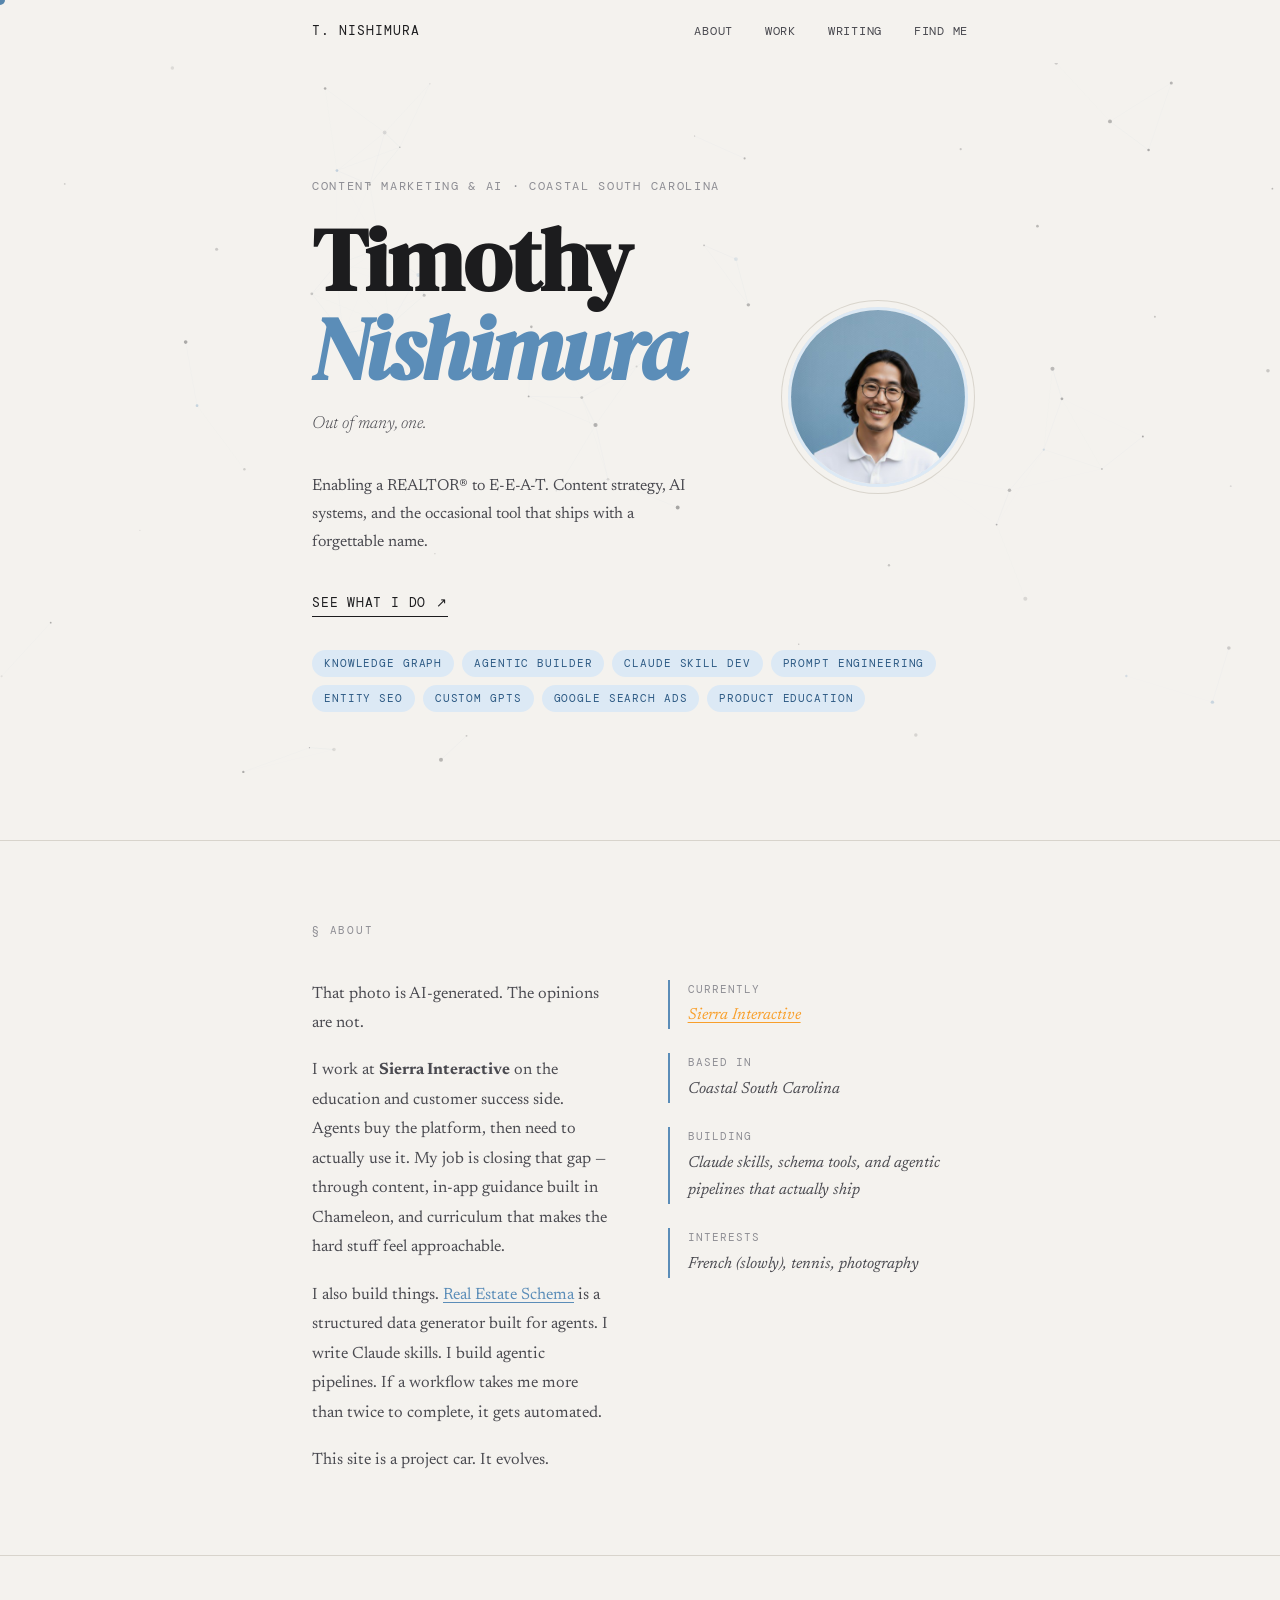
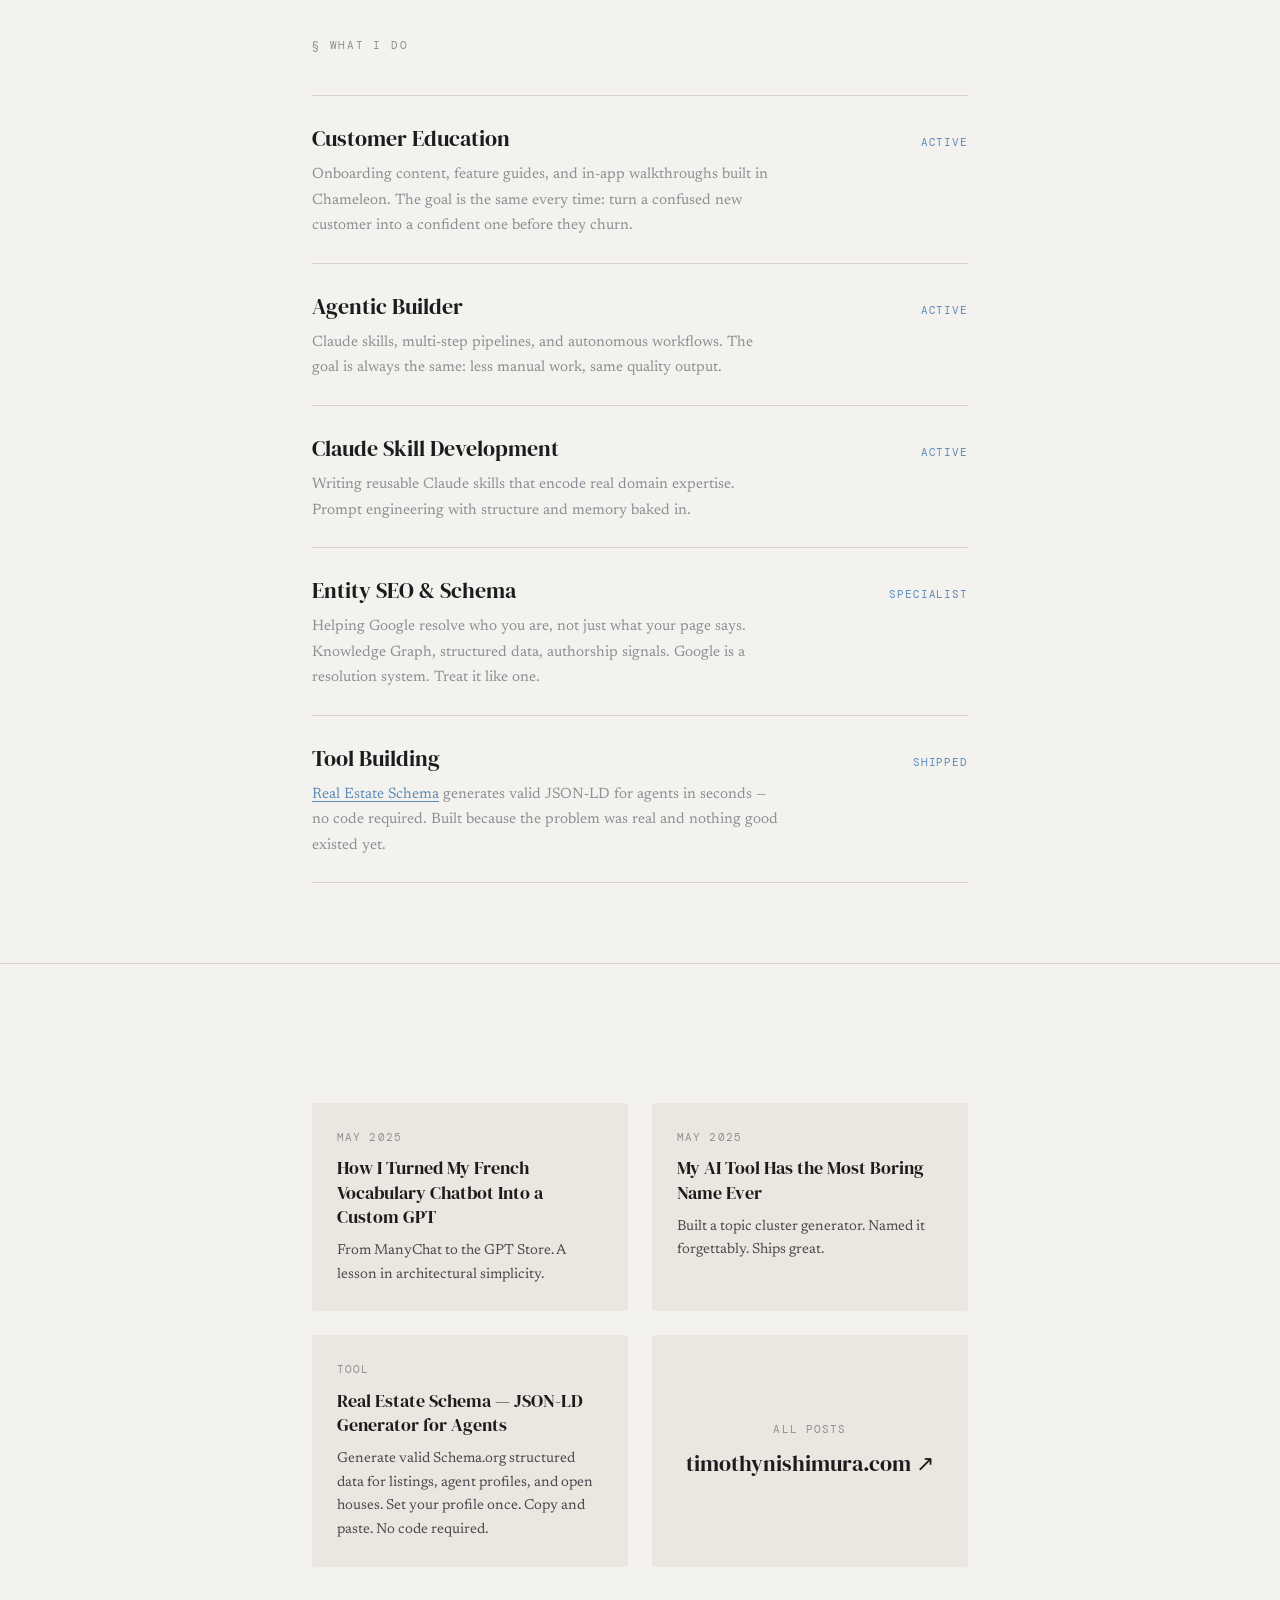
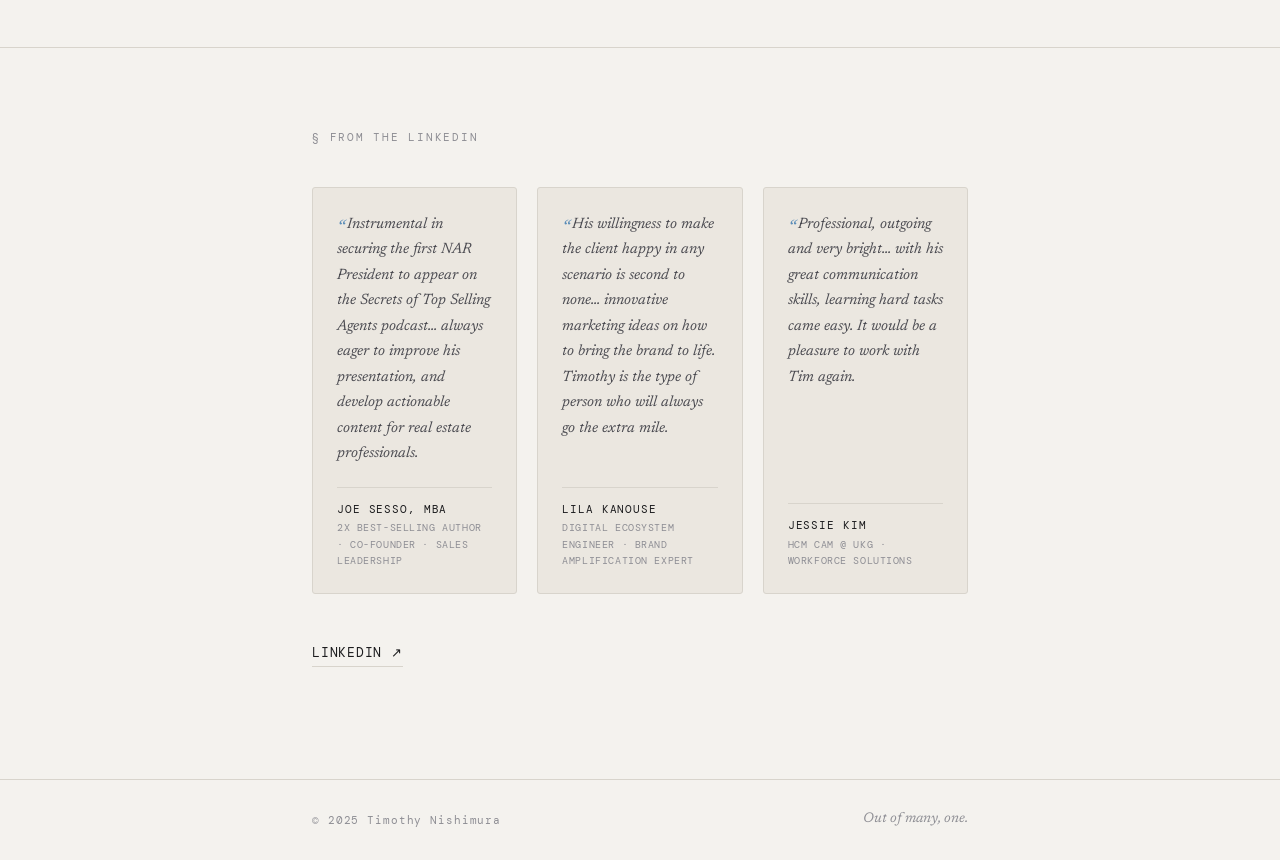
<file: projects/index.html>
<!DOCTYPE html>
<html lang="en">
<head>
  <meta charset="UTF-8" />
  <meta name="viewport" content="width=device-width, initial-scale=1.0" />
  <title>Timothy Nishimura</title>
  <meta name="description" content="Enabling a REALTOR® to E-E-A-T. Content marketing and AI at Sierra Interactive. Coastal South Carolina." />
  <link rel="canonical" href="https://timothynishimura.com/" />
  <script type="application/ld+json">
  {
    "@context": "https://schema.org",
    "@graph": [
      {
        "@type": "Person",
        "@id": "https://timothynishimura.com/#person",
        "name": "Timothy Nishimura",
        "url": "https://timothynishimura.com/",
        "image": "https://timothynishimura.com/timothy-nishimura.jpg",
        "jobTitle": "Customer Education & Content Strategy",
        "worksFor": {
          "@type": "Organization",
          "@id": "https://www.sierrainteractive.com/#organization",
          "name": "Sierra Interactive",
          "url": "https://www.sierrainteractive.com/"
        },
        "description": "Enabling a REALTOR® to E-E-A-T. Content strategy, entity SEO, Claude skill development, and agentic workflows. Based in Coastal South Carolina.",
        "knowsAbout": [
          "Content Strategy",
          "Entity SEO",
          "Knowledge Graph Optimization",
          "Schema.org Structured Data",
          "Prompt Engineering",
          "Agentic AI Workflows",
          "Claude Skill Development",
          "Customer Education",
          "Google Search Ads",
          "Real Estate Technology"
        ],
        "sameAs": [
          "https://www.linkedin.com/in/timothy-nishimura/"
        ]
      },
      {
        "@type": "WebSite",
        "@id": "https://timothynishimura.com/#website",
        "url": "https://timothynishimura.com/",
        "name": "Timothy Nishimura",
        "description": "Enabling a REALTOR® to E-E-A-T.",
        "publisher": {
          "@id": "https://timothynishimura.com/#person"
        }
      },
      {
        "@type": "WebPage",
        "@id": "https://timothynishimura.com/#webpage",
        "url": "https://timothynishimura.com/",
        "name": "Timothy Nishimura — Content Marketing & AI",
        "isPartOf": {
          "@id": "https://timothynishimura.com/#website"
        },
        "about": {
          "@id": "https://timothynishimura.com/#person"
        },
        "description": "Personal homepage of Timothy Nishimura. Customer education at Sierra Interactive, entity SEO, agentic builder, Claude skill development."
      }
    ]
  }
  </script>
  <link rel="preconnect" href="https://fonts.googleapis.com" />
  <link rel="preconnect" href="https://fonts.gstatic.com" crossorigin />
  <link href="https://fonts.googleapis.com/css2?family=DM+Serif+Display:ital@0;1&family=DM+Mono:wght@400;500&family=Newsreader:ital,opsz,wght@0,6..72,300;0,6..72,400;1,6..72,300;1,6..72,400&display=swap" rel="stylesheet" />
  <style>
    *, *::before, *::after { box-sizing: border-box; margin: 0; padding: 0; }

    :root {
      --ink: #1c1c1e;
      --ink-mid: #4a4a50;
      --ink-soft: #8e8e94;
      --paper: #f4f2ee;
      --paper-warm: #ebe7e0;
      --rule: #d8d4cc;
      --blue: #5b8db8;
      --blue-light: #dce9f5;
      --blue-deep: #2d5a84;
      --mono: 'DM Mono', monospace;
      --serif: 'DM Serif Display', Georgia, serif;
      --body: 'Newsreader', Georgia, serif;
    }

    html { font-size: 16px; scroll-behavior: smooth; }

    body {
      background: var(--paper);
      color: var(--ink);
      font-family: var(--body);
      font-size: 1.125rem;
      line-height: 1.7;
      min-height: 100vh;
      cursor: none;
    }

    /* Custom cursor */
    #cursor {
      position: fixed;
      top: 0; left: 0;
      width: 10px; height: 10px;
      background: var(--blue);
      border-radius: 50%;
      pointer-events: none;
      z-index: 9999;
      transform: translate(-50%, -50%);
      transition: transform 0.08s ease, width 0.2s ease, height 0.2s ease;
      mix-blend-mode: multiply;
    }
    #cursor.hover {
      width: 30px; height: 30px;
      opacity: 0.45;
    }

    /* Layout */
    .wrapper {
      max-width: 720px;
      margin: 0 auto;
      padding: 0 2rem;
    }

    /* Header */
    header {
      position: fixed;
      top: 0; left: 0; right: 0;
      z-index: 100;
      padding: 1.25rem 0;
      background: var(--paper);
      border-bottom: 1px solid transparent;
      transition: border-color 0.3s ease;
    }
    header.scrolled { border-color: var(--rule); }

    header .wrapper {
      display: flex;
      align-items: center;
      justify-content: space-between;
    }

    .wordmark {
      font-family: var(--mono);
      font-size: 0.8125rem;
      letter-spacing: 0.08em;
      color: var(--ink);
      text-decoration: none;
      text-transform: uppercase;
    }

    nav {
      display: flex;
      gap: 2rem;
      align-items: center;
    }

    nav a {
      font-family: var(--mono);
      font-size: 0.75rem;
      letter-spacing: 0.06em;
      text-transform: uppercase;
      color: var(--ink-mid);
      text-decoration: none;
      transition: color 0.2s ease;
    }
    nav a:hover { color: var(--blue); }

    /* Hero */
    .hero {
      padding: 11rem 0 6rem;
      position: relative;
      overflow: hidden;
    }

    #pf-canvas {
      position: absolute;
      inset: 0;
      width: 100%;
      height: 100%;
      pointer-events: none;
      z-index: 0;
    }

    .hero .wrapper {
      position: relative;
      z-index: 1;
    }

    .hero-inner {
      display: grid;
      grid-template-columns: 1fr auto;
      gap: 3rem;
      align-items: center;
    }

    .hero-left {}

    .hero-eyebrow {
      font-family: var(--mono);
      font-size: 0.75rem;
      letter-spacing: 0.14em;
      text-transform: uppercase;
      color: var(--ink-soft);
      margin-bottom: 1.25rem;
      opacity: 0;
      animation: fadeUp 0.7s ease 0.2s forwards;
    }

    .hero-name {
      font-family: var(--serif);
      font-size: clamp(3rem, 8vw, 5.5rem);
      line-height: 1.0;
      letter-spacing: -0.02em;
      color: var(--ink);
      margin-bottom: 0.2em;
      opacity: 0;
      animation: fadeUp 0.9s ease 0.35s forwards;
    }

    .hero-name em {
      font-style: italic;
      color: var(--blue);
    }

    .hero-tagline {
      font-family: var(--body);
      font-size: 1.1rem;
      font-weight: 300;
      font-style: italic;
      color: var(--ink-mid);
      margin-top: 1rem;
      margin-bottom: 2rem;
      opacity: 0;
      animation: fadeUp 0.9s ease 0.5s forwards;
    }

    .hero-desc {
      font-size: 1.0rem;
      color: var(--ink-mid);
      max-width: 42ch;
      line-height: 1.75;
      margin-bottom: 2rem;
      opacity: 0;
      animation: fadeUp 0.9s ease 0.65s forwards;
    }

    .hero-cta {
      display: inline-flex;
      align-items: center;
      gap: 0.6rem;
      font-family: var(--mono);
      font-size: 0.8125rem;
      letter-spacing: 0.06em;
      text-transform: uppercase;
      color: var(--ink);
      text-decoration: none;
      border-bottom: 1.5px solid var(--ink);
      padding-bottom: 2px;
      opacity: 0;
      animation: fadeUp 0.7s ease 0.8s forwards;
      transition: color 0.2s, border-color 0.2s;
    }
    .hero-cta:hover { color: var(--blue); border-color: var(--blue); }
    .hero-cta .arrow { transition: transform 0.2s ease; }
    .hero-cta:hover .arrow { transform: translate(3px, -3px); }

    /* Avatar */
    .hero-avatar {
      opacity: 0;
      animation: fadeIn 1s ease 0.6s forwards;
      flex-shrink: 0;
    }

    .avatar-circle {
      width: 180px;
      height: 180px;
      border-radius: 50%;
      overflow: hidden;
      border: 3px solid var(--blue-light);
      box-shadow: 0 0 0 6px var(--paper), 0 0 0 7px var(--rule);
    }

    .avatar-circle img {
      width: 100%;
      height: 100%;
      object-fit: cover;
      object-position: center top;
    }

    /* Divider rule */
    .rule-line {
      width: 100%;
      height: 1px;
      background: var(--rule);
    }

    /* Chips / tags row */
    .chips {
      display: flex;
      flex-wrap: wrap;
      gap: 0.5rem;
      padding: 2rem 0;
      opacity: 0;
      animation: fadeUp 0.8s ease 1s forwards;
    }

    .chip {
      font-family: var(--mono);
      font-size: 0.6875rem;
      letter-spacing: 0.08em;
      text-transform: uppercase;
      color: var(--blue-deep);
      background: var(--blue-light);
      padding: 4px 12px;
      border-radius: 100px;
    }

    /* About */
    .about {
      padding: 5rem 0;
      border-top: 1px solid var(--rule);
    }

    .section-label {
      font-family: var(--mono);
      font-size: 0.6875rem;
      letter-spacing: 0.16em;
      text-transform: uppercase;
      color: var(--ink-soft);
      margin-bottom: 2.5rem;
    }

    .about-grid {
      display: grid;
      grid-template-columns: 1fr 1fr;
      gap: 3.5rem;
      align-items: start;
    }

    .about-text p {
      font-size: 1.025rem;
      color: var(--ink-mid);
      line-height: 1.8;
      margin-bottom: 1.1rem;
    }
    .about-text p:last-child { margin-bottom: 0; }

    .about-facts {
      display: flex;
      flex-direction: column;
      gap: 1.5rem;
    }

    .fact {
      border-left: 2px solid var(--blue);
      padding-left: 1.1rem;
    }

    .fact-label {
      font-family: var(--mono);
      font-size: 0.6875rem;
      letter-spacing: 0.1em;
      text-transform: uppercase;
      color: var(--ink-soft);
      margin-bottom: 0.25rem;
    }

    .fact-value {
      font-family: var(--body);
      font-size: 1rem;
      color: var(--ink-mid);
      font-style: italic;
    }

    /* Work */
    .work {
      padding: 5rem 0;
      border-top: 1px solid var(--rule);
    }

    .work-list { list-style: none; }

    .work-item {
      display: grid;
      grid-template-columns: 3fr 1fr;
      gap: 2rem;
      align-items: baseline;
      padding: 1.5rem 0;
      border-bottom: 1px solid var(--rule);
      cursor: default;
    }
    .work-item:first-child { border-top: 1px solid var(--rule); }

    .work-name {
      font-family: var(--serif);
      font-size: 1.375rem;
      color: var(--ink);
      transition: color 0.2s;
    }
    .work-item:hover .work-name { color: var(--blue); }

    .work-desc {
      font-size: 0.9375rem;
      color: var(--ink-soft);
      margin-top: 0.3rem;
    }

    .work-tag {
      font-family: var(--mono);
      font-size: 0.6875rem;
      letter-spacing: 0.08em;
      text-transform: uppercase;
      color: var(--blue);
      text-align: right;
    }

    /* Writing */
    .writing {
      padding: 5rem 0;
      border-top: 1px solid var(--rule);
    }

    .writing-grid {
      display: grid;
      grid-template-columns: 1fr 1fr;
      gap: 1.5rem;
    }

    .post-card {
      background: var(--paper-warm);
      padding: 1.5rem;
      border-radius: 3px;
      text-decoration: none;
      display: block;
      border: 1px solid transparent;
      transition: border-color 0.2s, background 0.2s;
    }
    .post-card:hover {
      background: var(--blue-light);
      border-color: var(--blue);
    }

    .post-date {
      font-family: var(--mono);
      font-size: 0.6875rem;
      letter-spacing: 0.1em;
      text-transform: uppercase;
      color: var(--ink-soft);
      margin-bottom: 0.6rem;
    }

    .post-title {
      font-family: var(--serif);
      font-size: 1.125rem;
      color: var(--ink);
      line-height: 1.35;
      margin-bottom: 0.6rem;
    }

    .post-excerpt {
      font-size: 0.9rem;
      color: var(--ink-mid);
      line-height: 1.65;
    }

    /* Reviews grid */
    .reviews-grid {
      display: grid;
      grid-template-columns: repeat(3, 1fr);
      gap: 1.25rem;
    }

    .review-card {
      background: var(--paper-warm);
      border-radius: 3px;
      padding: 1.5rem;
      border: 1px solid var(--rule);
      display: flex;
      flex-direction: column;
      gap: 1.25rem;
    }

    .review-quote {
      font-family: var(--body);
      font-size: 0.9375rem;
      font-style: italic;
      color: var(--ink-mid);
      line-height: 1.7;
      flex: 1;
    }

    .review-quote::before { content: '\201C'; color: var(--blue); font-size: 1.25rem; line-height: 0; vertical-align: -0.25em; margin-right: 2px; }

    .review-attr {
      display: flex;
      flex-direction: column;
      gap: 2px;
      padding-top: 0.75rem;
      border-top: 1px solid var(--rule);
    }

    .review-name {
      font-family: var(--mono);
      font-size: 0.6875rem;
      letter-spacing: 0.08em;
      text-transform: uppercase;
      color: var(--ink);
    }

    .review-role {
      font-family: var(--mono);
      font-size: 0.6rem;
      letter-spacing: 0.06em;
      text-transform: uppercase;
      color: var(--ink-soft);
    }

    @media (max-width: 640px) {
      .reviews-grid { grid-template-columns: 1fr; }
    }

    /* Connect */
    .connect {
      padding: 5rem 0 7rem;
      border-top: 1px solid var(--rule);
    }

    .connect-heading {
      font-family: var(--serif);
      font-size: clamp(1.75rem, 4.5vw, 3rem);
      line-height: 1.2;
      max-width: 20ch;
      margin-bottom: 2.25rem;
    }
    .connect-heading em { font-style: italic; color: var(--blue); }

    .connect-links {
      display: flex;
      gap: 2rem;
      flex-wrap: wrap;
    }

    .connect-link {
      font-family: var(--mono);
      font-size: 0.8125rem;
      letter-spacing: 0.06em;
      text-transform: uppercase;
      color: var(--ink);
      text-decoration: none;
      border-bottom: 1.5px solid var(--rule);
      padding-bottom: 2px;
      transition: color 0.2s, border-color 0.2s;
    }
    .connect-link:hover { color: var(--blue); border-color: var(--blue); }

    /* Footer */
    footer {
      border-top: 1px solid var(--rule);
      padding: 1.75rem 0;
    }

    footer .wrapper {
      display: flex;
      justify-content: space-between;
      align-items: center;
    }

    .footer-copy {
      font-family: var(--mono);
      font-size: 0.6875rem;
      letter-spacing: 0.08em;
      color: var(--ink-soft);
    }

    .footer-motto {
      font-family: var(--body);
      font-size: 0.875rem;
      font-style: italic;
      color: var(--ink-soft);
    }

    /* Animations */
    @keyframes fadeUp {
      from { opacity: 0; transform: translateY(16px); }
      to   { opacity: 1; transform: translateY(0); }
    }
    @keyframes fadeIn {
      from { opacity: 0; }
      to   { opacity: 1; }
    }

    /* Scroll reveals */
    .reveal {
      opacity: 0;
      transform: translateY(18px);
      transition: opacity 0.7s ease, transform 0.7s ease;
    }
    .reveal.visible {
      opacity: 1;
      transform: translateY(0);
    }

    /* Responsive */
    @media (max-width: 640px) {
      body { cursor: auto; }
      #cursor { display: none; }
      .hero-inner { grid-template-columns: 1fr; }
      .hero-avatar { order: -1; }
      .avatar-circle { width: 120px; height: 120px; }
      .about-grid { grid-template-columns: 1fr; gap: 2.5rem; }
      .writing-grid { grid-template-columns: 1fr; }
      .work-item { grid-template-columns: 1fr; gap: 0.4rem; }
      .work-tag { text-align: left; }
      footer .wrapper { flex-direction: column; gap: 0.5rem; text-align: center; }
      nav { gap: 1.25rem; }
    }
  </style>
</head>
<body>

<div id="cursor"></div>

<!-- Header -->
<header id="header">
  <div class="wrapper">
    <a href="/" class="wordmark">T. Nishimura</a>
    <nav>
      <a href="#about">About</a>
      <a href="#work">Work</a>
      <a href="#writing">Writing</a>
      <a href="#connect">Find me</a>
    </nav>
  </div>
</header>

<!-- Hero -->
<section class="hero">
  <canvas id="pf-canvas" aria-hidden="true"></canvas>
  <div class="wrapper">
    <div class="hero-inner">
      <div class="hero-left">
        <div class="hero-eyebrow">Content Marketing &amp; AI · Coastal South Carolina</div>
        <h1 class="hero-name">Timothy<br><em>Nishimura</em></h1>
        <p class="hero-tagline">Out of many, one.</p>
        <p class="hero-desc">Enabling a REALTOR® to E-E-A-T. Content strategy, AI systems, and the occasional tool that ships with a forgettable name.</p>
        <a href="#work" class="hero-cta" onclick="event.preventDefault();document.getElementById('work').scrollIntoView({behavior:'smooth'})">See what I do <span class="arrow">↗</span></a>
      </div>
      <div class="hero-avatar">
        <div class="avatar-circle">
          <img src="[data-uri]" alt="Timothy Nishimura" />
        </div>
      </div>
    </div>

    <div class="chips">
      <span class="chip">Knowledge Graph</span>
      <span class="chip">Agentic Builder</span>
      <span class="chip">Claude Skill Dev</span>
      <span class="chip">Prompt Engineering</span>
      <span class="chip">Entity SEO</span>
      <span class="chip">Custom GPTs</span>
      <span class="chip">Google Search Ads</span>
      <span class="chip">Product Education</span>
    </div>
  </div>
</section>

<!-- About -->
<section class="about" id="about">
  <div class="wrapper">
    <div class="section-label reveal">§ About</div>
    <div class="about-grid">
      <div class="about-text reveal">
        <p>That photo is AI-generated. The opinions are not.</p>
        <p>I work at <strong>Sierra Interactive</strong> on the education and customer success side. Agents buy the platform, then need to actually use it. My job is closing that gap — through content, in-app guidance built in Chameleon, and curriculum that makes the hard stuff feel approachable.</p>
        <p>I also build things. <a href="https://www.realestateschema.com/" target="_blank" rel="noopener" style="color:var(--blue);text-decoration:underline;text-underline-offset:3px;">Real Estate Schema</a> is a structured data generator built for agents. I write Claude skills. I build agentic pipelines. If a workflow takes me more than twice to complete, it gets automated.</p>
        <p>This site is a project car. It evolves.</p>
      </div>
      <div class="about-facts reveal">
        <div class="fact">
          <div class="fact-label">Currently</div>
          <div class="fact-value"><a href="https://www.sierrainteractive.com/" target="_blank" rel="noopener" style="color:#f89f2b;text-decoration:underline;text-underline-offset:3px;">Sierra Interactive</a></div>
        </div>
        <div class="fact">
          <div class="fact-label">Based in</div>
          <div class="fact-value">Coastal South Carolina</div>
        </div>
        <div class="fact">
          <div class="fact-label">Building</div>
          <div class="fact-value">Claude skills, schema tools, and agentic pipelines that actually ship</div>
        </div>
        <div class="fact">
          <div class="fact-label">Interests</div>
          <div class="fact-value">French (slowly), tennis, photography</div>
        </div>
      </div>
    </div>
  </div>
</section>

<!-- Work -->
<section class="work" id="work">
  <div class="wrapper">
    <div class="section-label reveal">§ What I Do</div>
    <ul class="work-list">
      <li class="work-item reveal">
        <div>
          <div class="work-name">Customer Education</div>
          <div class="work-desc">Onboarding content, feature guides, and in-app walkthroughs built in Chameleon. The goal is the same every time: turn a confused new customer into a confident one before they churn.</div>
        </div>
        <div class="work-tag">Active</div>
      </li>
      <li class="work-item reveal">
        <div>
          <div class="work-name">Agentic Builder</div>
          <div class="work-desc">Claude skills, multi-step pipelines, and autonomous workflows. The goal is always the same: less manual work, same quality output.</div>
        </div>
        <div class="work-tag">Active</div>
      </li>
      <li class="work-item reveal">
        <div>
          <div class="work-name">Claude Skill Development</div>
          <div class="work-desc">Writing reusable Claude skills that encode real domain expertise. Prompt engineering with structure and memory baked in.</div>
        </div>
        <div class="work-tag">Active</div>
      </li>
      <li class="work-item reveal">
        <div>
          <div class="work-name">Entity SEO &amp; Schema</div>
          <div class="work-desc">Helping Google resolve who you are, not just what your page says. Knowledge Graph, structured data, authorship signals. Google is a resolution system. Treat it like one.</div>
        </div>
        <div class="work-tag">Specialist</div>
      </li>
      <li class="work-item reveal">
        <div>
          <div class="work-name">Tool Building</div>
          <div class="work-desc"><a href="https://www.realestateschema.com/" target="_blank" rel="noopener" style="color:var(--blue);text-decoration:underline;text-underline-offset:3px;">Real Estate Schema</a> generates valid JSON-LD for agents in seconds — no code required. Built because the problem was real and nothing good existed yet.</div>
        </div>
        <div class="work-tag">Shipped</div>
      </li>
    </ul>
  </div>
</section>

<!-- Writing -->
<section class="writing" id="writing">
  <div class="wrapper">
    <div class="section-label reveal">§ Recent Writing</div>
    <div class="writing-grid">
      <a class="post-card reveal" href="projects/french-vocab.html">
        <div class="post-date">May 2025</div>
        <div class="post-title">How I Turned My French Vocabulary Chatbot Into a Custom GPT</div>
        <div class="post-excerpt">From ManyChat to the GPT Store. A lesson in architectural simplicity.</div>
      </a>
      <a class="post-card reveal" href="posts/topic-cluster-gpt.html">
        <div class="post-date">May 2025</div>
        <div class="post-title">My AI Tool Has the Most Boring Name Ever</div>
        <div class="post-excerpt">Built a topic cluster generator. Named it forgettably. Ships great.</div>
      </a>
      <a class="post-card reveal" href="https://www.realestateschema.com/" target="_blank" rel="noopener">
        <div class="post-date">Tool</div>
        <div class="post-title">Real Estate Schema — JSON-LD Generator for Agents</div>
        <div class="post-excerpt">Generate valid Schema.org structured data for listings, agent profiles, and open houses. Set your profile once. Copy and paste. No code required.</div>
      </a>
      <a class="post-card reveal" href="https://timothynishimura.com/" target="_blank" rel="noopener" style="display:flex;align-items:center;justify-content:center;min-height:130px;">
        <div style="text-align:center;">
          <div style="font-family:var(--mono);font-size:.7rem;letter-spacing:.1em;text-transform:uppercase;color:var(--ink-soft);margin-bottom:.4rem;">All posts</div>
          <div style="font-family:var(--serif);font-size:1.375rem;color:var(--ink);">timothynishimura.com ↗</div>
        </div>
      </a>
    </div>
  </div>
</section>

<!-- Reviews -->
<section class="connect" id="connect">
  <div class="wrapper">
    <div class="section-label reveal">§ From the LinkedIn</div>

    <div class="reviews-grid reveal">
      <div class="review-card">
        <div class="review-quote">Instrumental in securing the first NAR President to appear on the Secrets of Top Selling Agents podcast... always eager to improve his presentation, and develop actionable content for real estate professionals.</div>
        <div class="review-attr">
          <span class="review-name">Joe Sesso, MBA</span>
          <span class="review-role">2x Best-Selling Author · Co-Founder · Sales Leadership</span>
        </div>
      </div>
      <div class="review-card">
        <div class="review-quote">His willingness to make the client happy in any scenario is second to none... innovative marketing ideas on how to bring the brand to life. Timothy is the type of person who will always go the extra mile.</div>
        <div class="review-attr">
          <span class="review-name">Lila Kanouse</span>
          <span class="review-role">Digital Ecosystem Engineer · Brand Amplification Expert</span>
        </div>
      </div>
      <div class="review-card">
        <div class="review-quote">Professional, outgoing and very bright... with his great communication skills, learning hard tasks came easy. It would be a pleasure to work with Tim again.</div>
        <div class="review-attr">
          <span class="review-name">Jessie Kim</span>
          <span class="review-role">HCM CAM @ UKG · Workforce Solutions</span>
        </div>
      </div>
    </div>

    <div class="connect-links reveal" style="margin-top:3rem;">
      <a href="https://www.linkedin.com/in/timothy-nishimura/" target="_blank" rel="noopener" class="connect-link">LinkedIn ↗</a>
    </div>
  </div>
</section>

<!-- Footer -->
<footer>
  <div class="wrapper">
    <span class="footer-copy">© 2025 Timothy Nishimura</span>
    <span class="footer-motto">Out of many, one.</span>
  </div>
</footer>

<script>
  const cursor = document.getElementById('cursor');
  document.addEventListener('mousemove', e => {
    cursor.style.left = e.clientX + 'px';
    cursor.style.top = e.clientY + 'px';
  });
  document.querySelectorAll('a, button, .work-item').forEach(el => {
    el.addEventListener('mouseenter', () => cursor.classList.add('hover'));
    el.addEventListener('mouseleave', () => cursor.classList.remove('hover'));
  });

  const header = document.getElementById('header');
  window.addEventListener('scroll', () => {
    header.classList.toggle('scrolled', window.scrollY > 40);
  });

  const reveals = document.querySelectorAll('.reveal');
  const observer = new IntersectionObserver((entries) => {
    entries.forEach((entry, i) => {
      if (entry.isIntersecting) {
        setTimeout(() => entry.target.classList.add('visible'), i * 70);
        observer.unobserve(entry.target);
      }
    });
  }, { threshold: 0.1, rootMargin: '0px 0px -40px 0px' });
  reveals.forEach(el => observer.observe(el));

  // Particle field
  (function() {
    const canvas = document.getElementById('pf-canvas');
    const ctx = canvas.getContext('2d');
    const hero = canvas.parentElement;
    let W, H, mouse = { x: -999, y: -999 };
    const COUNT = 80;
    const BLUE = '91,141,184';
    const INK = '28,28,30';
    const REPEL_RADIUS = 120;
    const CONNECT_DIST = 110;
    const DAMPING = 0.96;
    let particles = [];

    function init() {
      W = canvas.width = hero.offsetWidth;
      H = canvas.height = hero.offsetHeight;
      particles = Array.from({ length: COUNT }, () => ({
        x: Math.random() * W,
        y: Math.random() * H,
        vx: (Math.random() - 0.5) * 0.3,
        vy: (Math.random() - 0.5) * 0.3,
        r: Math.random() * 1.6 + 0.5,
        op: Math.random() * 0.28 + 0.08,
        blue: Math.random() < 0.18,
      }));
    }

    window.addEventListener('resize', init);
    init();

    document.addEventListener('mousemove', e => {
      const rect = hero.getBoundingClientRect();
      if (e.clientY >= rect.top && e.clientY <= rect.bottom) {
        mouse.x = e.clientX - rect.left;
        mouse.y = e.clientY - rect.top;
      } else {
        mouse.x = -999; mouse.y = -999;
      }
    });

    function tick() {
      ctx.clearRect(0, 0, W, H);

      particles.forEach(p => {
        const dx = p.x - mouse.x, dy = p.y - mouse.y;
        const d = Math.sqrt(dx * dx + dy * dy);
        if (d < REPEL_RADIUS && d > 0) {
          const f = (REPEL_RADIUS - d) / REPEL_RADIUS;
          p.vx += (dx / d) * f * 0.32;
          p.vy += (dy / d) * f * 0.32;
        }
        p.vx = p.vx * DAMPING + (Math.random() - 0.5) * 0.012;
        p.vy = p.vy * DAMPING + (Math.random() - 0.5) * 0.012;
        p.x += p.vx; p.y += p.vy;
        if (p.x < 0) { p.x = 0; p.vx *= -0.4; }
        if (p.x > W) { p.x = W; p.vx *= -0.4; }
        if (p.y < 0) { p.y = 0; p.vy *= -0.4; }
        if (p.y > H) { p.y = H; p.vy *= -0.4; }
      });

      for (let i = 0; i < particles.length; i++) {
        for (let j = i + 1; j < particles.length; j++) {
          const a = particles[i], b = particles[j];
          const dx = a.x - b.x, dy = a.y - b.y;
          const d = Math.sqrt(dx * dx + dy * dy);
          if (d < CONNECT_DIST) {
            const alpha = (1 - d / CONNECT_DIST) * 0.1;
            ctx.beginPath();
            ctx.moveTo(a.x, a.y);
            ctx.lineTo(b.x, b.y);
            ctx.strokeStyle = `rgba(${BLUE},${alpha})`;
            ctx.lineWidth = 0.5;
            ctx.stroke();
          }
        }
      }

      particles.forEach(p => {
        const dx = p.x - mouse.x, dy = p.y - mouse.y;
        const d = Math.sqrt(dx * dx + dy * dy);
        const prox = d < REPEL_RADIUS ? 1 - d / REPEL_RADIUS : 0;
        const op = Math.min(1, p.op + prox * 0.45);
        const col = (prox > 0.08 || p.blue) ? BLUE : INK;
        ctx.beginPath();
        ctx.arc(p.x, p.y, p.r + prox * 1.4, 0, Math.PI * 2);
        ctx.fillStyle = `rgba(${col},${op})`;
        ctx.fill();
      });

      requestAnimationFrame(tick);
    }
    tick();
  })();
</script>

</body>
</html>
</file>
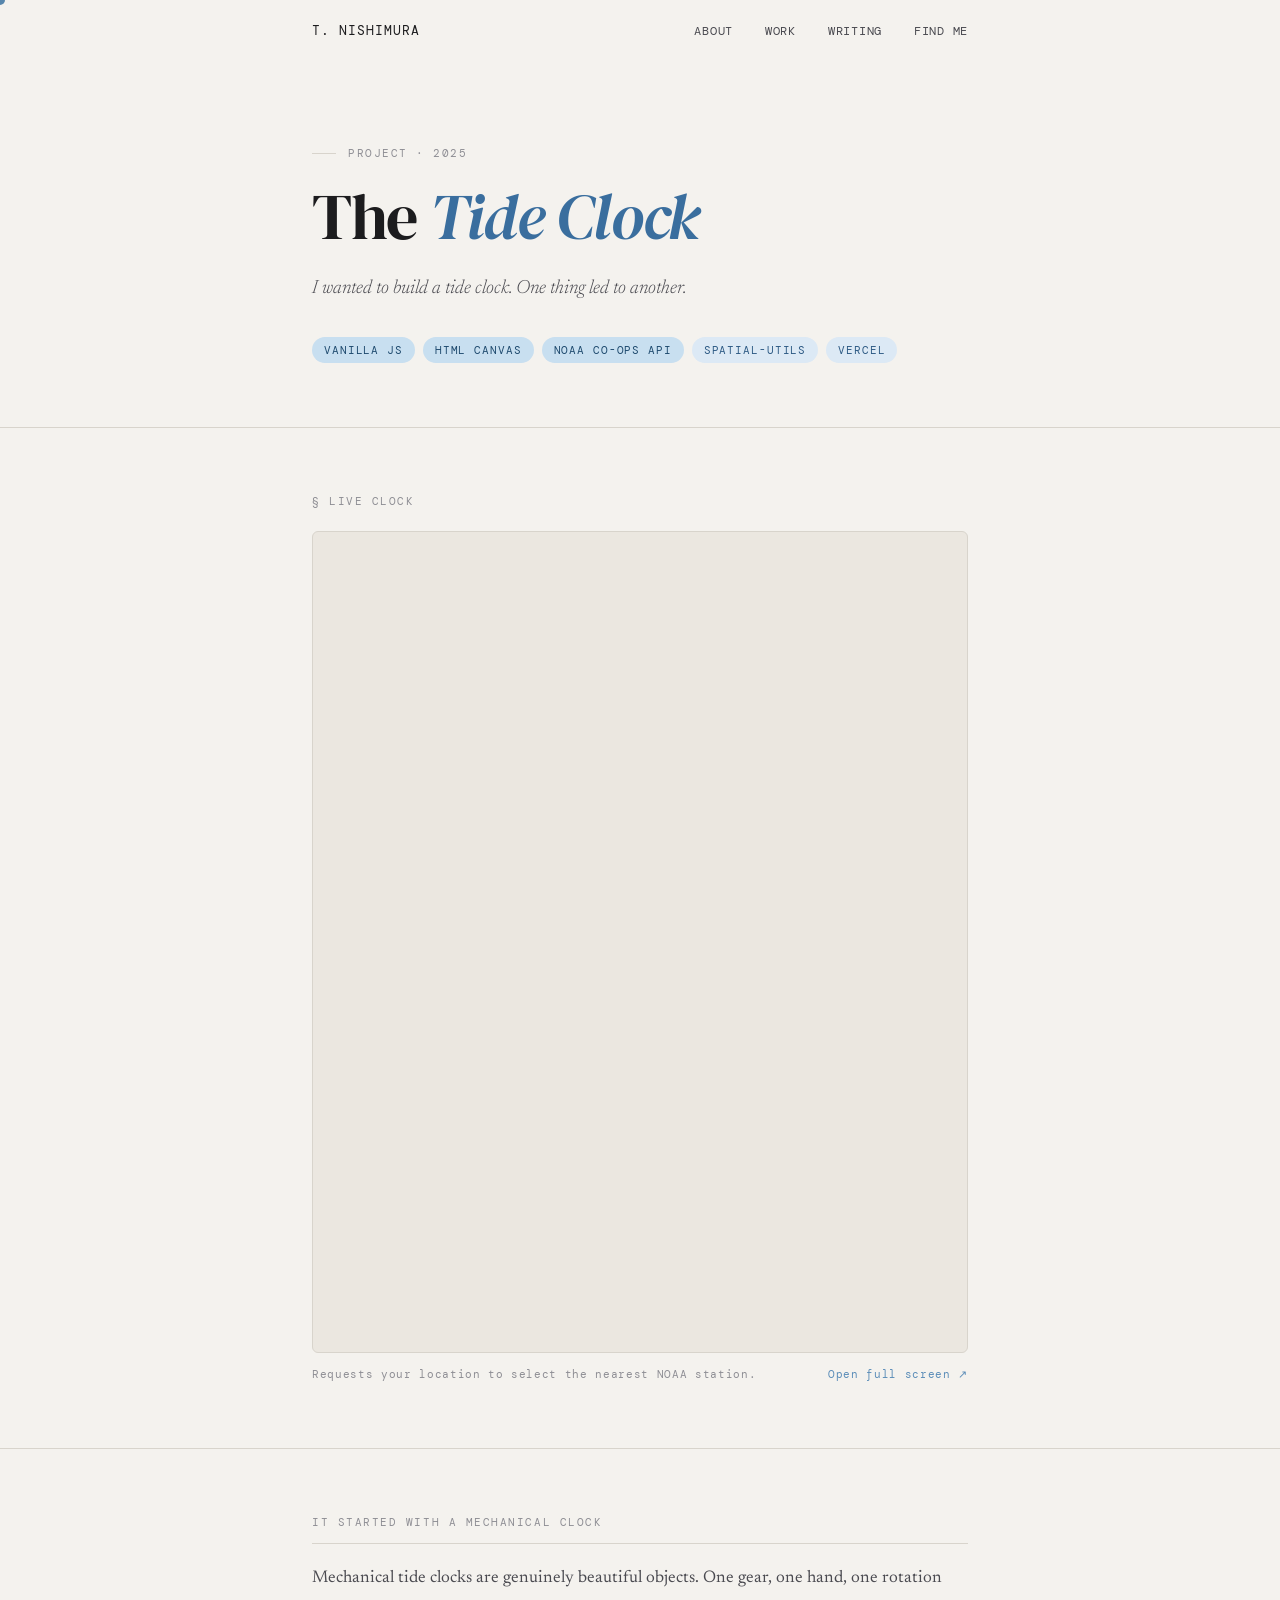
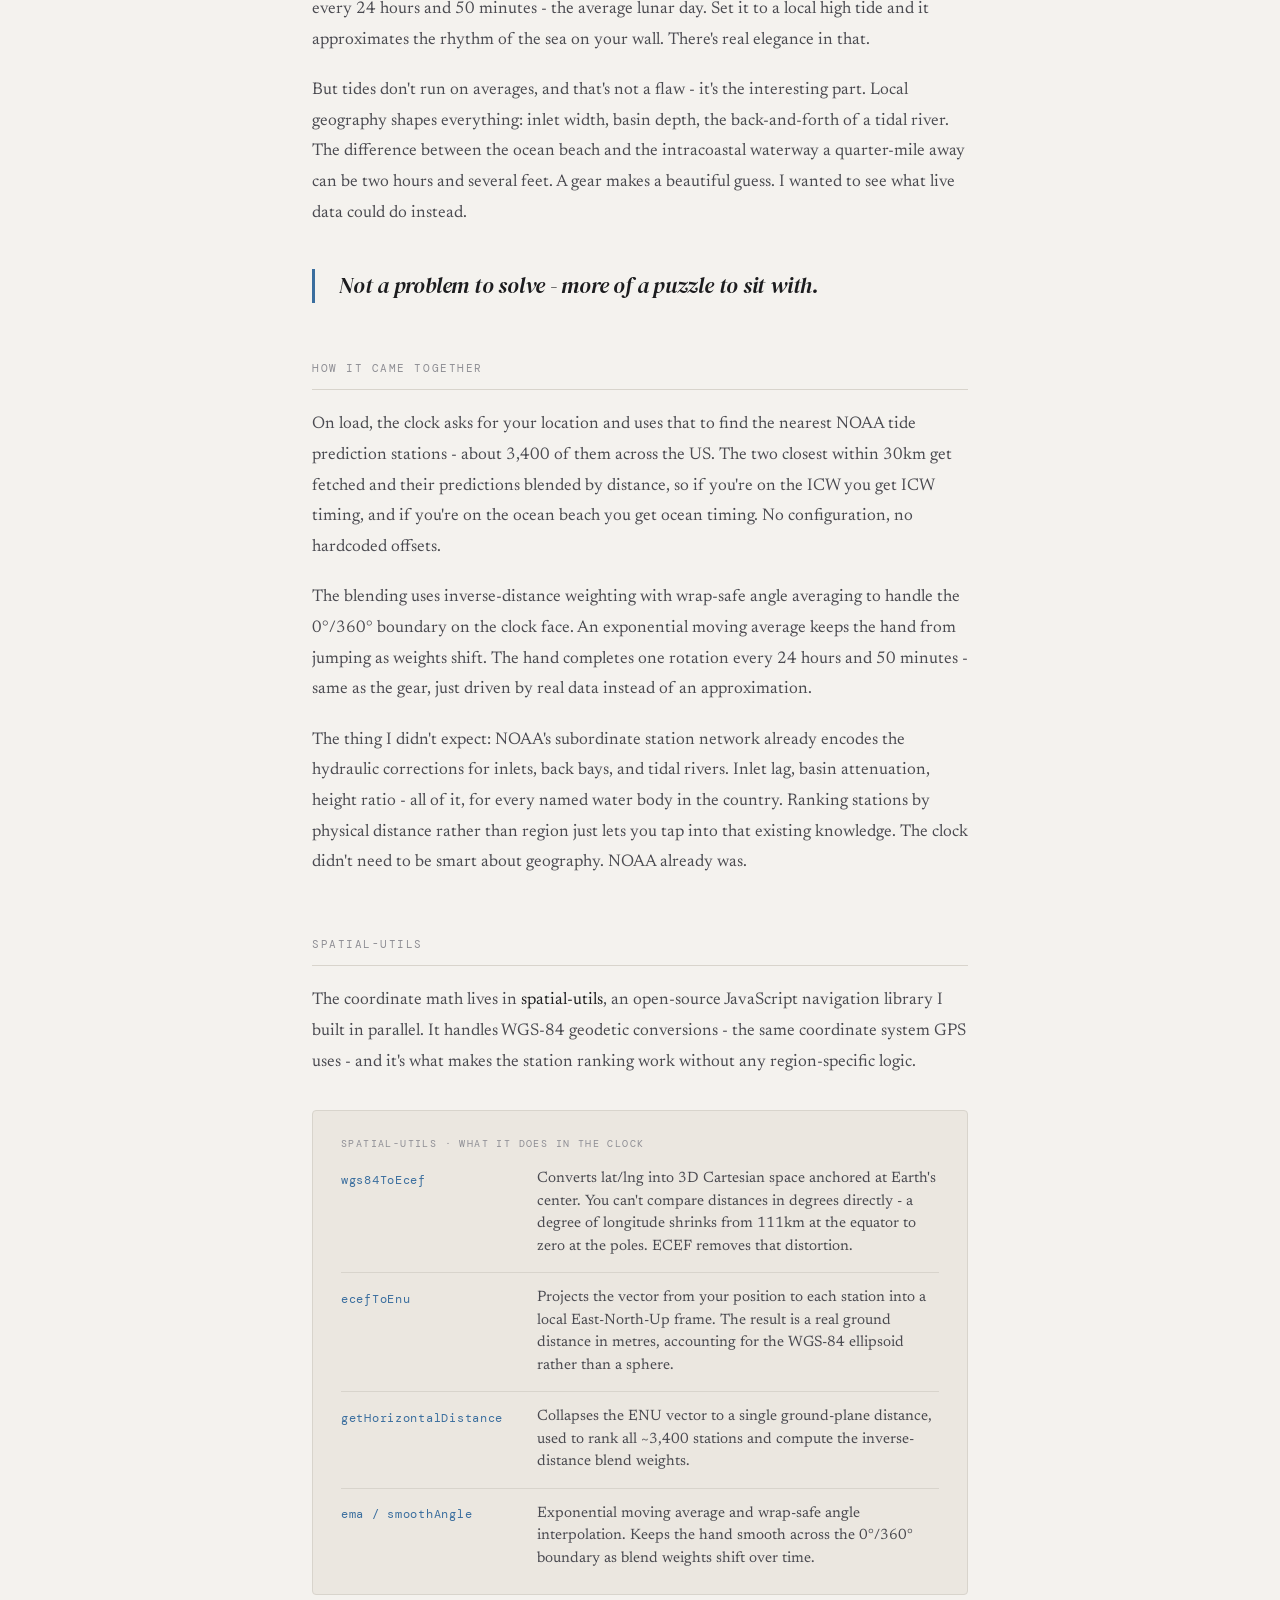
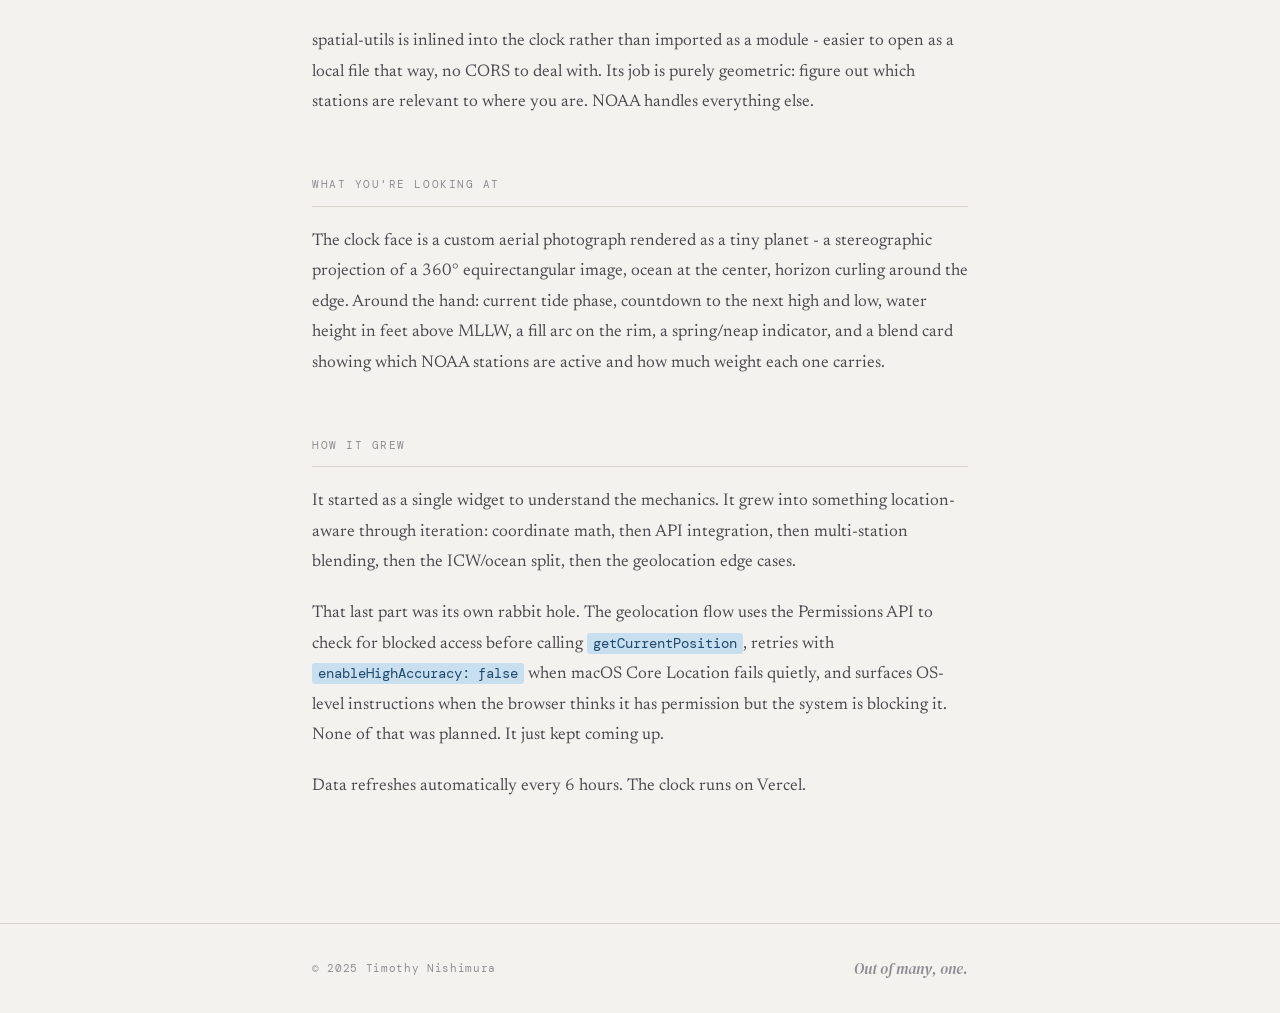
<file: tide-clock/index.html>
<!DOCTYPE html>
<html lang="en">
<head>
  <meta charset="UTF-8" />
  <meta name="viewport" content="width=device-width, initial-scale=1.0" />
  <title>The Tide Clock - Timothy Nishimura</title>
  <meta name="description" content="I wanted to build a tide clock. One thing led to another - live NOAA data, WGS-84 geodetic math, a tiny planet clock face, and a library called spatial-utils." />
  <meta property="og:title" content="The Tide Clock - Timothy Nishimura" />
  <meta property="og:description" content="Started as a curiosity about how tide clocks work. Became a deep dive into spatial math, NOAA's station network, and iterative building." />
  <meta property="og:type" content="article" />
  <link rel="canonical" href="https://timothynishimura.com/projects/tide-clock.html" />
  <link rel="preconnect" href="https://fonts.googleapis.com" />
  <link rel="preconnect" href="https://fonts.gstatic.com" crossorigin />
  <link href="https://fonts.googleapis.com/css2?family=DM+Serif+Display:ital@0;1&family=DM+Mono:wght@400;500&family=Newsreader:ital,opsz,wght@0,6..72,300;0,6..72,400;1,6..72,300;1,6..72,400&display=swap" rel="stylesheet" />
  <style>
    *, *::before, *::after { box-sizing: border-box; margin: 0; padding: 0; }

    :root {
      --ink: #1c1c1e;
      --ink-mid: #4a4a50;
      --ink-soft: #8e8e94;
      --paper: #f4f2ee;
      --paper-warm: #ebe7e0;
      --rule: #d8d4cc;
      --blue: #5b8db8;
      --blue-light: #dce9f5;
      --blue-deep: #2d5a84;
      --sea: #3a6e9e;
      --sea-light: #c8dff0;
      --sea-deep: #1e4a6e;
      --mono: 'DM Mono', monospace;
      --serif: 'DM Serif Display', Georgia, serif;
      --body: 'Newsreader', Georgia, serif;
    }

    html { font-size: 16px; scroll-behavior: smooth; }

    body {
      background: var(--paper);
      color: var(--ink);
      font-family: var(--body);
      line-height: 1.7;
      min-height: 100vh;
      cursor: none;
    }

    #cursor {
      position: fixed;
      top: 0; left: 0;
      width: 10px; height: 10px;
      background: var(--blue);
      border-radius: 50%;
      pointer-events: none;
      z-index: 9999;
      transform: translate(-50%, -50%);
      transition: width 0.2s, height 0.2s;
      mix-blend-mode: multiply;
    }
    #cursor.hover { width: 30px; height: 30px; opacity: 0.4; }

    .wrapper { max-width: 720px; margin: 0 auto; padding: 0 2rem; }

    /* ── HEADER ── */
    header {
      position: fixed;
      top: 0; left: 0; right: 0;
      z-index: 100;
      padding: 1.25rem 0;
      background: var(--paper);
      border-bottom: 1px solid transparent;
      transition: border-color 0.3s;
    }
    header.scrolled { border-color: var(--rule); }
    header .wrapper { display: flex; align-items: center; justify-content: space-between; }

    .wordmark {
      font-family: var(--mono);
      font-size: 0.8125rem;
      letter-spacing: 0.08em;
      text-transform: uppercase;
      color: var(--ink);
      text-decoration: none;
    }

    nav { display: flex; gap: 2rem; }
    nav a {
      font-family: var(--mono);
      font-size: 0.75rem;
      letter-spacing: 0.06em;
      text-transform: uppercase;
      color: var(--ink-mid);
      text-decoration: none;
      transition: color 0.2s;
    }
    nav a:hover { color: var(--blue); }

    /* ── HERO ── */
    .project-hero {
      padding: 9rem 0 4rem;
      border-bottom: 1px solid var(--rule);
    }

    .project-kicker {
      font-family: var(--mono);
      font-size: 0.6875rem;
      letter-spacing: 0.14em;
      text-transform: uppercase;
      color: var(--ink-soft);
      margin-bottom: 1.25rem;
      display: flex;
      align-items: center;
      gap: 0.75rem;
    }
    .project-kicker::before {
      content: '';
      display: inline-block;
      width: 24px;
      height: 1px;
      background: var(--rule);
    }

    .project-title {
      font-family: var(--serif);
      font-size: clamp(2.5rem, 6vw, 4rem);
      font-weight: 400;
      line-height: 1.05;
      letter-spacing: -0.02em;
      color: var(--ink);
      margin-bottom: 1.5rem;
    }
    .project-title em {
      font-style: italic;
      color: var(--sea);
    }

    .project-lede {
      font-size: 1.2rem;
      font-weight: 300;
      font-style: italic;
      color: var(--ink-mid);
      max-width: 54ch;
      line-height: 1.6;
      margin-bottom: 2rem;
    }

    .project-meta {
      display: flex;
      flex-wrap: wrap;
      gap: 0.5rem;
    }

    .meta-chip {
      font-family: var(--mono);
      font-size: 0.6875rem;
      letter-spacing: 0.08em;
      text-transform: uppercase;
      color: var(--sea-deep);
      background: var(--sea-light);
      padding: 4px 12px;
      border-radius: 100px;
    }
    .meta-chip.blue {
      color: var(--blue-deep);
      background: var(--blue-light);
    }

    /* ── LIVE EMBED ── */
    .embed-section {
      padding: 4rem 0;
      border-bottom: 1px solid var(--rule);
    }

    .embed-label {
      font-family: var(--mono);
      font-size: 0.6875rem;
      letter-spacing: 0.14em;
      text-transform: uppercase;
      color: var(--ink-soft);
      margin-bottom: 1.25rem;
    }

    .embed-frame {
      width: 100%;
      border-radius: 6px;
      overflow: hidden;
      border: 1px solid var(--rule);
      background: var(--paper-warm);
      position: relative;
    }

    .embed-frame iframe {
      width: 100%;
      height: 820px;
      border: none;
      display: block;
    }

    .embed-caption {
      font-family: var(--mono);
      font-size: 0.6875rem;
      color: var(--ink-soft);
      letter-spacing: 0.06em;
      margin-top: 0.75rem;
      display: flex;
      justify-content: space-between;
      align-items: center;
    }

    .embed-caption a {
      color: var(--blue);
      text-decoration: none;
    }
    .embed-caption a:hover { text-decoration: underline; }

    /* ── BODY CONTENT ── */
    .project-body {
      padding: 4rem 0;
    }

    .body-section {
      margin-bottom: 3.5rem;
    }

    .section-label {
      font-family: var(--mono);
      font-size: 0.6875rem;
      letter-spacing: 0.14em;
      text-transform: uppercase;
      color: var(--ink-soft);
      margin-bottom: 1.25rem;
      padding-bottom: 0.75rem;
      border-bottom: 1px solid var(--rule);
    }

    .body-section p {
      font-size: 1.0625rem;
      line-height: 1.8;
      color: var(--ink-mid);
      margin-bottom: 1.25rem;
      max-width: 66ch;
    }
    .body-section p:last-child { margin-bottom: 0; }

    .body-section p strong {
      font-weight: 400;
      color: var(--ink);
    }

    /* Pull quote */
    .pull-quote {
      font-family: var(--serif);
      font-style: italic;
      font-size: 1.4rem;
      line-height: 1.5;
      color: var(--ink);
      border-left: 3px solid var(--sea);
      padding-left: 1.5rem;
      margin: 2.5rem 0;
      letter-spacing: -0.01em;
    }

    /* Technical callout box */
    .tech-box {
      background: var(--paper-warm);
      border: 1px solid var(--rule);
      border-radius: 4px;
      padding: 1.5rem 1.75rem;
      margin: 2rem 0;
    }

    .tech-box-label {
      font-family: var(--mono);
      font-size: 0.625rem;
      letter-spacing: 0.14em;
      text-transform: uppercase;
      color: var(--ink-soft);
      margin-bottom: 1rem;
    }

    .tech-stack-list {
      list-style: none;
      display: flex;
      flex-direction: column;
      gap: 0.875rem;
    }

    .tech-stack-list li {
      display: grid;
      grid-template-columns: 180px 1fr;
      gap: 1rem;
      font-size: 0.9375rem;
      line-height: 1.5;
      border-bottom: 1px solid var(--rule);
      padding-bottom: 0.875rem;
      align-items: start;
    }
    .tech-stack-list li:last-child {
      border-bottom: none;
      padding-bottom: 0;
    }

    .tech-key {
      font-family: var(--mono);
      font-size: 0.75rem;
      letter-spacing: 0.06em;
      color: var(--sea);
      padding-top: 0.15rem;
    }

    .tech-val {
      color: var(--ink-mid);
    }

    /* Inline code */
    code {
      font-family: var(--mono);
      font-size: 0.8em;
      background: var(--sea-light);
      color: var(--sea-deep);
      padding: 0.15em 0.45em;
      border-radius: 3px;
      white-space: nowrap;
    }

    /* ── FOOTER ── */
    footer {
      border-top: 1px solid var(--rule);
      padding: 2rem 0;
    }
    footer .wrapper {
      display: flex;
      align-items: center;
      justify-content: space-between;
    }
    .footer-copy {
      font-family: var(--mono);
      font-size: 0.6875rem;
      color: var(--ink-soft);
      letter-spacing: 0.06em;
    }
    .footer-motto {
      font-family: var(--serif);
      font-style: italic;
      font-size: 0.9375rem;
      color: var(--ink-soft);
    }

    /* ── REVEAL ── */
    .reveal {
      opacity: 0;
      transform: translateY(16px);
      transition: opacity 0.55s ease, transform 0.55s ease;
    }
    .reveal.visible {
      opacity: 1;
      transform: translateY(0);
    }

    /* ── RESPONSIVE ── */
    @media (max-width: 640px) {
      .embed-frame iframe { height: 580px; }
      .tech-stack-list li { grid-template-columns: 1fr; gap: 0.25rem; }
      nav { gap: 1.25rem; }
    }
  </style>
</head>
<body>

  <div id="cursor"></div>

  <header id="header">
    <div class="wrapper">
      <a href="/" class="wordmark">T. Nishimura</a>
      <nav>
        <a href="/#about">About</a>
        <a href="/#work">Work</a>
        <a href="/#writing">Writing</a>
        <a href="/#connect">Find me</a>
      </nav>
    </div>
  </header>

  <!-- ── HERO ── -->
  <section class="project-hero">
    <div class="wrapper">
      <div class="project-kicker reveal">Project · 2025</div>
      <h1 class="project-title reveal">The <em>Tide Clock</em></h1>
      <p class="project-lede reveal">I wanted to build a tide clock. One thing led to another.</p>
      <div class="project-meta reveal">
        <span class="meta-chip">Vanilla JS</span>
        <span class="meta-chip">HTML Canvas</span>
        <span class="meta-chip">NOAA CO-OPS API</span>
        <span class="meta-chip blue">spatial-utils</span>
        <span class="meta-chip blue">Vercel</span>
      </div>
    </div>
  </section>

  <!-- ── LIVE EMBED ── -->
  <section class="embed-section">
    <div class="wrapper">
      <div class="embed-label reveal">§ Live clock</div>
      <div class="embed-frame reveal">
        <iframe
          src="https://tide-clock.vercel.app/"
          title="The Tide Clock - live NOAA tide prediction"
          loading="lazy"
          allow="geolocation"
        ></iframe>
      </div>
      <div class="embed-caption reveal">
        <span>Requests your location to select the nearest NOAA station.</span>
        <a href="https://tide-clock.vercel.app/" target="_blank" rel="noopener">Open full screen ↗</a>
      </div>
    </div>
  </section>

  <!-- ── BODY ── -->
  <section class="project-body">
    <div class="wrapper">

      <!-- The mechanical clock -->
      <div class="body-section reveal">
        <div class="section-label">It started with a mechanical clock</div>
        <p>Mechanical tide clocks are genuinely beautiful objects. One gear, one hand, one rotation every 24 hours and 50 minutes - the average lunar day. Set it to a local high tide and it approximates the rhythm of the sea on your wall. There's real elegance in that.</p>
        <p>But tides don't run on averages, and that's not a flaw - it's the interesting part. Local geography shapes everything: inlet width, basin depth, the back-and-forth of a tidal river. The difference between the ocean beach and the intracoastal waterway a quarter-mile away can be two hours and several feet. A gear makes a beautiful guess. I wanted to see what live data could do instead.</p>
        <div class="pull-quote">Not a problem to solve - more of a puzzle to sit with.</div>
      </div>

      <!-- How it works -->
      <div class="body-section reveal">
        <div class="section-label">How it came together</div>
        <p>On load, the clock asks for your location and uses that to find the nearest NOAA tide prediction stations - about 3,400 of them across the US. The two closest within 30km get fetched and their predictions blended by distance, so if you're on the ICW you get ICW timing, and if you're on the ocean beach you get ocean timing. No configuration, no hardcoded offsets.</p>
        <p>The blending uses inverse-distance weighting with wrap-safe angle averaging to handle the 0°/360° boundary on the clock face. An exponential moving average keeps the hand from jumping as weights shift. The hand completes one rotation every 24 hours and 50 minutes - same as the gear, just driven by real data instead of an approximation.</p>
        <p>The thing I didn't expect: NOAA's subordinate station network already encodes the hydraulic corrections for inlets, back bays, and tidal rivers. Inlet lag, basin attenuation, height ratio - all of it, for every named water body in the country. Ranking stations by physical distance rather than region just lets you tap into that existing knowledge. The clock didn't need to be smart about geography. NOAA already was.</p>
      </div>

      <!-- spatial-utils -->
      <div class="body-section reveal">
        <div class="section-label">spatial-utils</div>
        <p>The coordinate math lives in <strong>spatial-utils</strong>, an open-source JavaScript navigation library I built in parallel. It handles WGS-84 geodetic conversions - the same coordinate system GPS uses - and it's what makes the station ranking work without any region-specific logic.</p>

        <div class="tech-box">
          <div class="tech-box-label">spatial-utils · what it does in the clock</div>
          <ul class="tech-stack-list">
            <li>
              <span class="tech-key">wgs84ToEcef</span>
              <span class="tech-val">Converts lat/lng into 3D Cartesian space anchored at Earth's center. You can't compare distances in degrees directly - a degree of longitude shrinks from 111km at the equator to zero at the poles. ECEF removes that distortion.</span>
            </li>
            <li>
              <span class="tech-key">ecefToEnu</span>
              <span class="tech-val">Projects the vector from your position to each station into a local East-North-Up frame. The result is a real ground distance in metres, accounting for the WGS-84 ellipsoid rather than a sphere.</span>
            </li>
            <li>
              <span class="tech-key">getHorizontalDistance</span>
              <span class="tech-val">Collapses the ENU vector to a single ground-plane distance, used to rank all ~3,400 stations and compute the inverse-distance blend weights.</span>
            </li>
            <li>
              <span class="tech-key">ema / smoothAngle</span>
              <span class="tech-val">Exponential moving average and wrap-safe angle interpolation. Keeps the hand smooth across the 0°/360° boundary as blend weights shift over time.</span>
            </li>
          </ul>
        </div>

        <p>spatial-utils is inlined into the clock rather than imported as a module - easier to open as a local file that way, no CORS to deal with. Its job is purely geometric: figure out which stations are relevant to where you are. NOAA handles everything else.</p>
      </div>

      <!-- What's displayed -->
      <div class="body-section reveal">
        <div class="section-label">What you're looking at</div>
        <p>The clock face is a custom aerial photograph rendered as a tiny planet - a stereographic projection of a 360° equirectangular image, ocean at the center, horizon curling around the edge. Around the hand: current tide phase, countdown to the next high and low, water height in feet above MLLW, a fill arc on the rim, a spring/neap indicator, and a blend card showing which NOAA stations are active and how much weight each one carries.</p>
      </div>

      <!-- How it grew -->
      <div class="body-section reveal">
        <div class="section-label">How it grew</div>
        <p>It started as a single widget to understand the mechanics. It grew into something location-aware through iteration: coordinate math, then API integration, then multi-station blending, then the ICW/ocean split, then the geolocation edge cases.</p>
        <p>That last part was its own rabbit hole. The geolocation flow uses the Permissions API to check for blocked access before calling <code>getCurrentPosition</code>, retries with <code>enableHighAccuracy: false</code> when macOS Core Location fails quietly, and surfaces OS-level instructions when the browser thinks it has permission but the system is blocking it. None of that was planned. It just kept coming up.</p>
        <p>Data refreshes automatically every 6 hours. The clock runs on Vercel.</p>
      </div>

    </div>
  </section>

  <footer>
    <div class="wrapper">
      <span class="footer-copy">© 2025 Timothy Nishimura</span>
      <span class="footer-motto">Out of many, one.</span>
    </div>
  </footer>

  <script>
    const cursor = document.getElementById('cursor');
    document.addEventListener('mousemove', e => {
      cursor.style.left = e.clientX + 'px';
      cursor.style.top = e.clientY + 'px';
    });
    document.querySelectorAll('a, button').forEach(el => {
      el.addEventListener('mouseenter', () => cursor.classList.add('hover'));
      el.addEventListener('mouseleave', () => cursor.classList.remove('hover'));
    });

    const header = document.getElementById('header');
    window.addEventListener('scroll', () => {
      header.classList.toggle('scrolled', window.scrollY > 40);
    });

    const reveals = document.querySelectorAll('.reveal');
    const observer = new IntersectionObserver((entries) => {
      entries.forEach((entry, i) => {
        if (entry.isIntersecting) {
          setTimeout(() => entry.target.classList.add('visible'), i * 70);
          observer.unobserve(entry.target);
        }
      });
    }, { threshold: 0.1, rootMargin: '0px 0px -40px 0px' });
    reveals.forEach(el => observer.observe(el));
  </script>

</body>
</html>
</file>
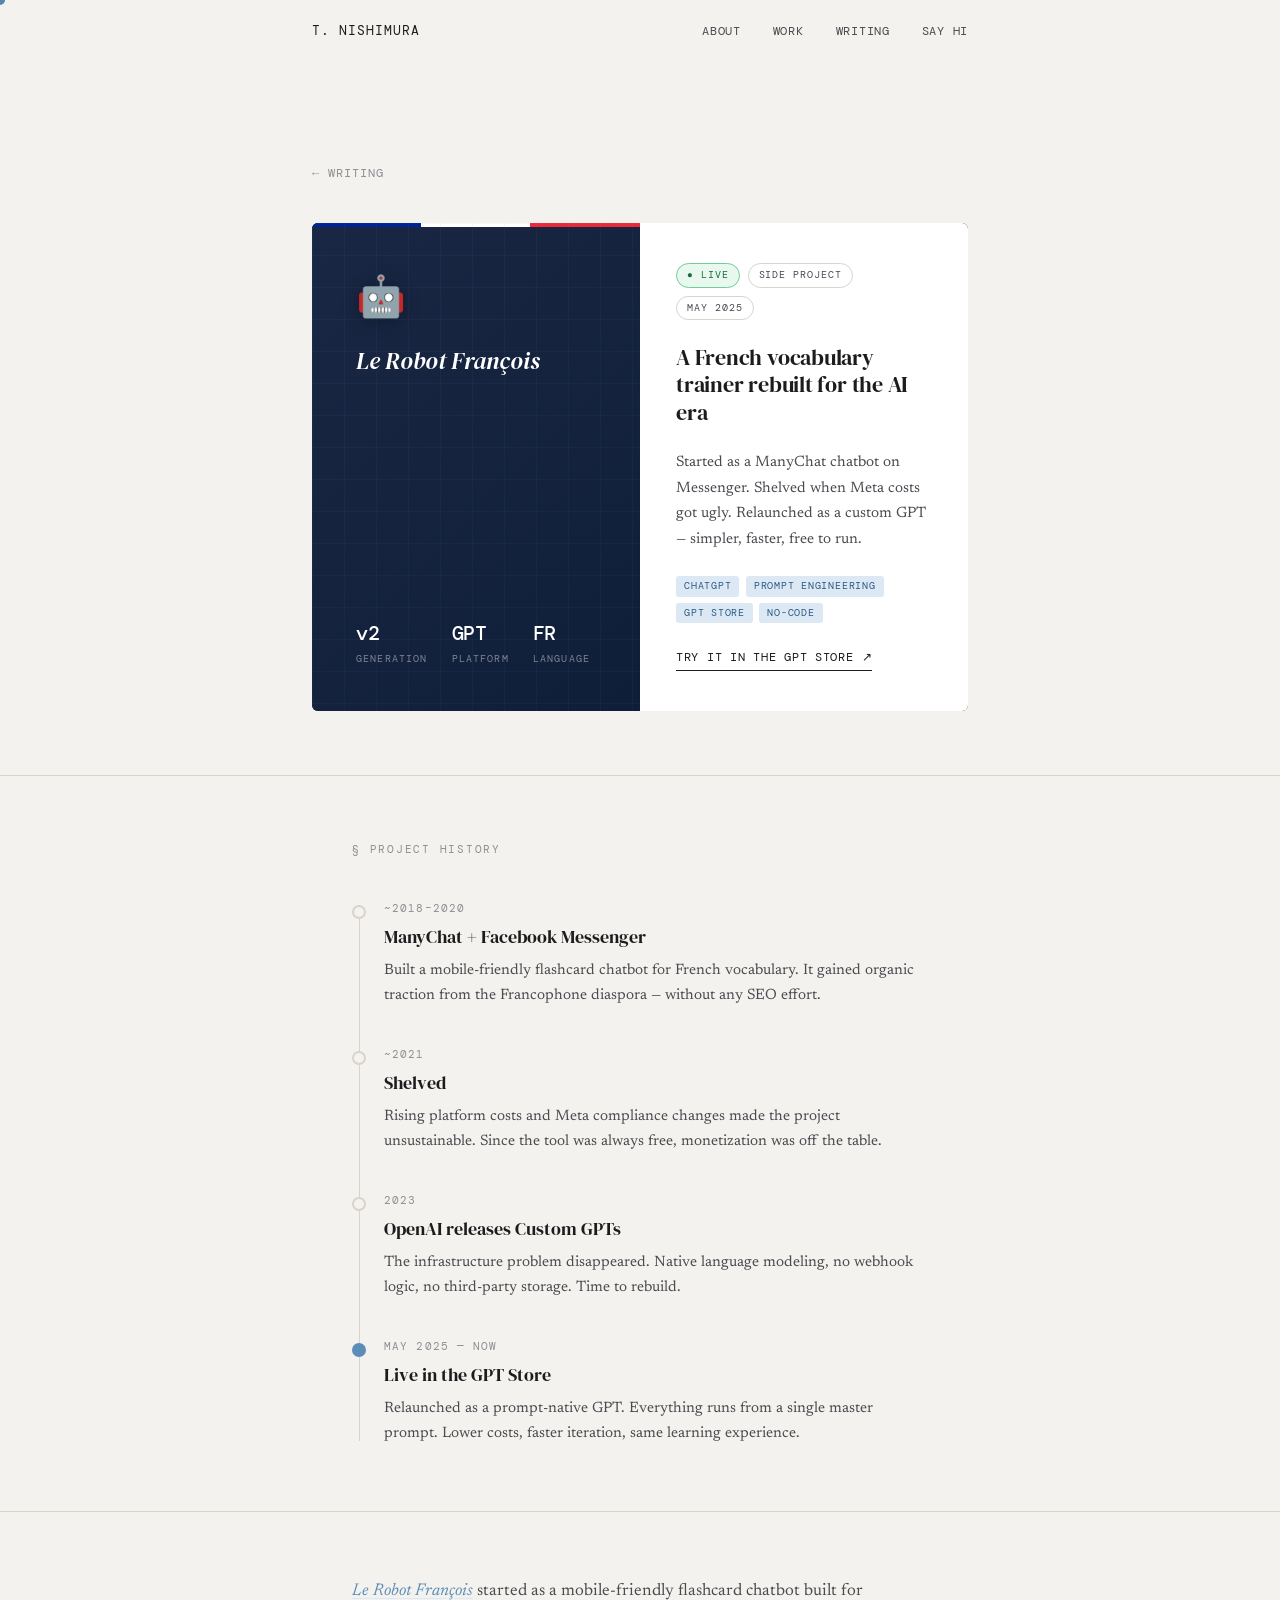
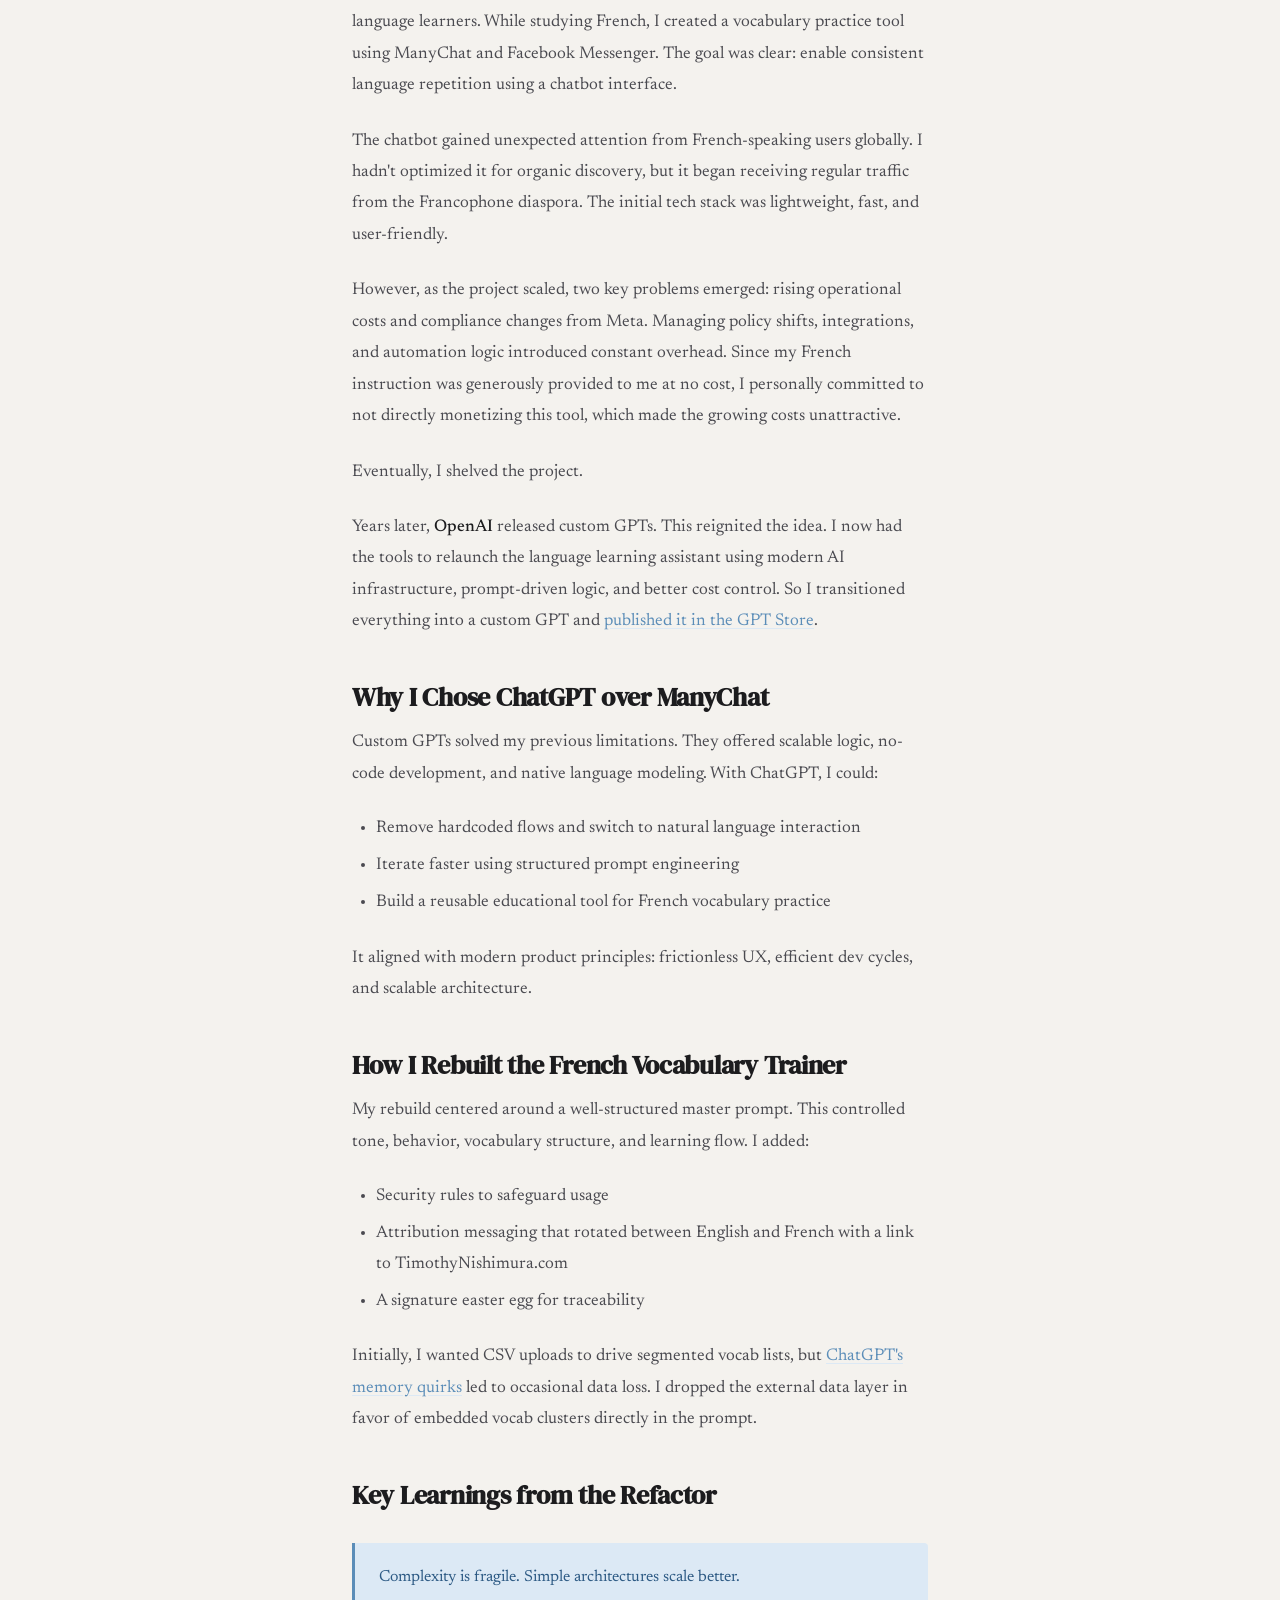
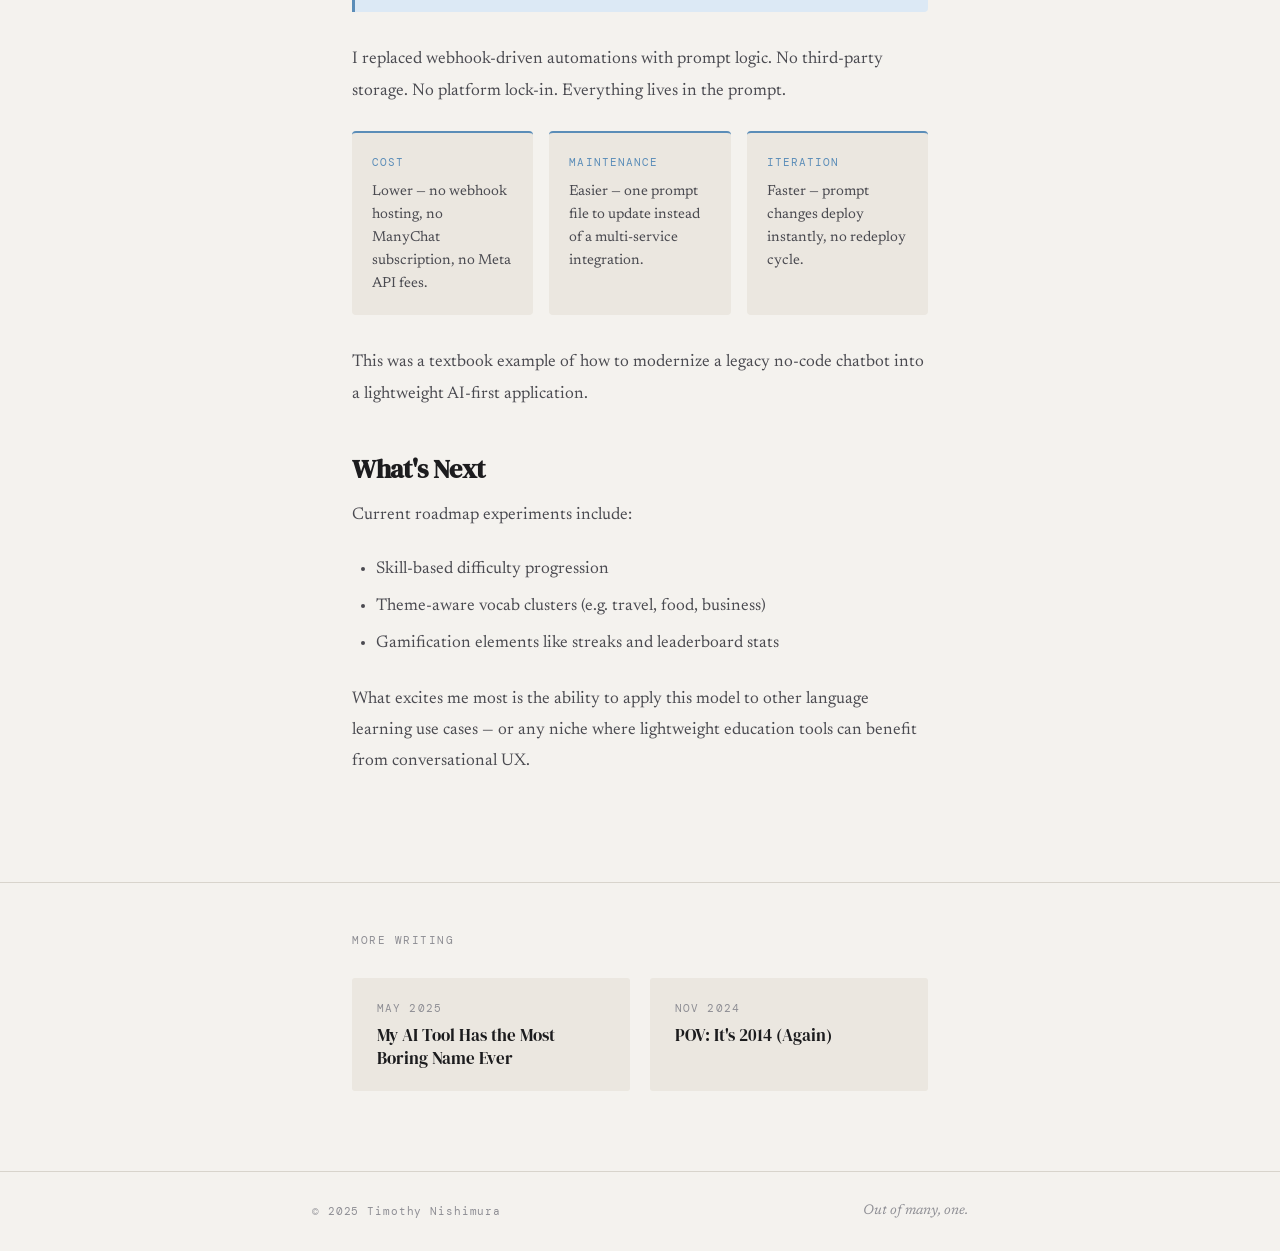
<file: french-vocab.html>
<!DOCTYPE html>
<html lang="en">
<head>
  <meta charset="UTF-8" />
  <meta name="viewport" content="width=device-width, initial-scale=1.0" />
  <title>Le Robot François — Timothy Nishimura</title>
  <meta name="description" content="How I turned a ManyChat French vocabulary chatbot into a lightweight custom GPT in the OpenAI store." />
  <meta property="og:title" content="Le Robot François — Timothy Nishimura" />
  <meta property="og:description" content="From ManyChat to the GPT Store. A case study in architectural simplicity." />
  <meta property="og:type" content="article" />
  <link rel="preconnect" href="https://fonts.googleapis.com" />
  <link rel="preconnect" href="https://fonts.gstatic.com" crossorigin />
  <link href="https://fonts.googleapis.com/css2?family=DM+Serif+Display:ital@0;1&family=DM+Mono:wght@400;500&family=Newsreader:ital,opsz,wght@0,6..72,300;0,6..72,400;1,6..72,300;1,6..72,400&display=swap" rel="stylesheet" />
  <style>
    *, *::before, *::after { box-sizing: border-box; margin: 0; padding: 0; }

    :root {
      --ink: #1c1c1e;
      --ink-mid: #4a4a50;
      --ink-soft: #8e8e94;
      --paper: #f4f2ee;
      --paper-warm: #ebe7e0;
      --rule: #d8d4cc;
      --blue: #5b8db8;
      --blue-light: #dce9f5;
      --blue-deep: #2d5a84;
      /* French flag accent palette */
      --fr-red: #c0392b;
      --fr-red-light: #faeaea;
      --mono: 'DM Mono', monospace;
      --serif: 'DM Serif Display', Georgia, serif;
      --body: 'Newsreader', Georgia, serif;
    }

    html { font-size: 16px; scroll-behavior: smooth; }

    body {
      background: var(--paper);
      color: var(--ink);
      font-family: var(--body);
      line-height: 1.7;
      min-height: 100vh;
      cursor: none;
    }

    #cursor {
      position: fixed;
      top: 0; left: 0;
      width: 10px; height: 10px;
      background: var(--blue);
      border-radius: 50%;
      pointer-events: none;
      z-index: 9999;
      transform: translate(-50%, -50%);
      transition: width 0.2s, height 0.2s;
      mix-blend-mode: multiply;
    }
    #cursor.hover { width: 30px; height: 30px; opacity: 0.4; }

    .wrapper { max-width: 720px; margin: 0 auto; padding: 0 2rem; }
    .wrapper--narrow { max-width: 640px; margin: 0 auto; padding: 0 2rem; }

    /* Header */
    header {
      position: fixed;
      top: 0; left: 0; right: 0;
      z-index: 100;
      padding: 1.25rem 0;
      background: var(--paper);
      border-bottom: 1px solid transparent;
      transition: border-color 0.3s;
    }
    header.scrolled { border-color: var(--rule); }
    header .wrapper { display: flex; align-items: center; justify-content: space-between; }

    .wordmark {
      font-family: var(--mono);
      font-size: 0.8125rem;
      letter-spacing: 0.08em;
      text-transform: uppercase;
      color: var(--ink);
      text-decoration: none;
    }

    nav { display: flex; gap: 2rem; }
    nav a {
      font-family: var(--mono);
      font-size: 0.75rem;
      letter-spacing: 0.06em;
      text-transform: uppercase;
      color: var(--ink-mid);
      text-decoration: none;
      transition: color 0.2s;
    }
    nav a:hover { color: var(--blue); }

    /* ── FEATURED PROJECT CARD ── */
    .project-card-section {
      padding: 10rem 0 0;
    }

    .post-back {
      display: inline-flex;
      align-items: center;
      gap: 0.4rem;
      font-family: var(--mono);
      font-size: 0.75rem;
      letter-spacing: 0.08em;
      text-transform: uppercase;
      color: var(--ink-soft);
      text-decoration: none;
      margin-bottom: 2.5rem;
      transition: color 0.2s;
    }
    .post-back:hover { color: var(--blue); }

    /* The card itself */
    .project-card {
      background: var(--ink);
      border-radius: 6px;
      overflow: hidden;
      display: grid;
      grid-template-columns: 1fr 1fr;
      min-height: 380px;
      position: relative;
    }

    /* Left: visual panel */
    .card-visual {
      background: linear-gradient(135deg, #1a2744 0%, #0f1e38 100%);
      padding: 2.75rem;
      display: flex;
      flex-direction: column;
      justify-content: space-between;
      position: relative;
      overflow: hidden;
    }

    /* French flag stripe — decorative top bar */
    .card-visual::before {
      content: '';
      position: absolute;
      top: 0; left: 0; right: 0;
      height: 4px;
      background: linear-gradient(90deg, #002395 33.3%, #fff 33.3% 66.6%, #ed2939 66.6%);
    }

    /* Background pattern — subtle grid */
    .card-visual::after {
      content: '';
      position: absolute;
      inset: 0;
      background-image:
        linear-gradient(rgba(91,141,184,0.06) 1px, transparent 1px),
        linear-gradient(90deg, rgba(91,141,184,0.06) 1px, transparent 1px);
      background-size: 32px 32px;
      pointer-events: none;
    }

    .card-visual-top { position: relative; z-index: 1; }
    .card-visual-bottom { position: relative; z-index: 1; }

    .card-icon {
      font-size: 2.5rem;
      margin-bottom: 0.75rem;
      display: block;
      filter: drop-shadow(0 2px 8px rgba(0,0,0,0.3));
    }

    .card-project-name {
      font-family: var(--serif);
      font-size: 1.5rem;
      color: #fff;
      font-style: italic;
      line-height: 1.2;
    }

    .card-stat-row {
      display: flex;
      gap: 1.5rem;
    }

    .card-stat { }
    .card-stat-num {
      font-family: var(--mono);
      font-size: 1.25rem;
      color: #fff;
      font-weight: 500;
      letter-spacing: -0.02em;
    }
    .card-stat-label {
      font-family: var(--mono);
      font-size: 0.6rem;
      letter-spacing: 0.12em;
      text-transform: uppercase;
      color: rgba(255,255,255,0.45);
      margin-top: 1px;
    }

    /* Right: info panel */
    .card-info {
      background: #fff;
      padding: 2.5rem 2.25rem;
      display: flex;
      flex-direction: column;
      gap: 1.5rem;
    }

    .card-meta {
      display: flex;
      gap: 0.5rem;
      flex-wrap: wrap;
    }

    .card-chip {
      font-family: var(--mono);
      font-size: 0.6rem;
      letter-spacing: 0.1em;
      text-transform: uppercase;
      padding: 3px 10px;
      border-radius: 100px;
      border: 1px solid var(--rule);
      color: var(--ink-mid);
    }

    .card-chip.live {
      background: #e8f8ef;
      border-color: #6fcf97;
      color: #1a6b3a;
    }

    .card-headline {
      font-family: var(--serif);
      font-size: 1.375rem;
      color: var(--ink);
      line-height: 1.25;
      letter-spacing: -0.01em;
    }

    .card-desc {
      font-size: 0.9375rem;
      color: var(--ink-mid);
      line-height: 1.7;
    }

    .card-stack {
      display: flex;
      gap: 0.4rem;
      flex-wrap: wrap;
    }

    .stack-tag {
      font-family: var(--mono);
      font-size: 0.6rem;
      letter-spacing: 0.08em;
      text-transform: uppercase;
      color: var(--blue-deep);
      background: var(--blue-light);
      padding: 2px 8px;
      border-radius: 3px;
    }

    .card-cta {
      display: inline-flex;
      align-items: center;
      gap: 0.5rem;
      font-family: var(--mono);
      font-size: 0.75rem;
      letter-spacing: 0.06em;
      text-transform: uppercase;
      color: var(--ink);
      text-decoration: none;
      border-bottom: 1.5px solid var(--ink);
      padding-bottom: 2px;
      width: fit-content;
      transition: color 0.2s, border-color 0.2s;
    }
    .card-cta:hover { color: var(--blue); border-color: var(--blue); }
    .card-cta .arr { transition: transform 0.2s; }
    .card-cta:hover .arr { transform: translate(3px, -3px); }

    /* ── TIMELINE: project evolution ── */
    .timeline-section {
      padding: 4rem 0;
      border-top: 1px solid var(--rule);
      margin-top: 4rem;
    }

    .section-label {
      font-family: var(--mono);
      font-size: 0.6875rem;
      letter-spacing: 0.16em;
      text-transform: uppercase;
      color: var(--ink-soft);
      margin-bottom: 2.5rem;
    }

    .timeline {
      position: relative;
      padding-left: 2rem;
    }

    .timeline::before {
      content: '';
      position: absolute;
      left: 7px;
      top: 6px;
      bottom: 6px;
      width: 1px;
      background: var(--rule);
    }

    .timeline-item {
      position: relative;
      margin-bottom: 2.25rem;
    }
    .timeline-item:last-child { margin-bottom: 0; }

    .timeline-dot {
      position: absolute;
      left: -2rem;
      top: 6px;
      width: 14px;
      height: 14px;
      border-radius: 50%;
      background: var(--paper);
      border: 2px solid var(--rule);
    }
    .timeline-item.active .timeline-dot {
      background: var(--blue);
      border-color: var(--blue);
    }

    .timeline-era {
      font-family: var(--mono);
      font-size: 0.6875rem;
      letter-spacing: 0.1em;
      text-transform: uppercase;
      color: var(--ink-soft);
      margin-bottom: 0.35rem;
    }

    .timeline-event {
      font-family: var(--serif);
      font-size: 1.1rem;
      color: var(--ink);
      margin-bottom: 0.4rem;
    }

    .timeline-detail {
      font-size: 0.9375rem;
      color: var(--ink-mid);
      line-height: 1.65;
    }

    /* ── ARTICLE BODY ── */
    .post-body {
      padding: 4rem 0 5rem;
      border-top: 1px solid var(--rule);
    }

    .post-body p {
      font-size: 1.0625rem;
      color: var(--ink-mid);
      line-height: 1.85;
      margin-bottom: 1.5rem;
    }

    .post-body h2 {
      font-family: var(--serif);
      font-size: 1.625rem;
      letter-spacing: -0.01em;
      color: var(--ink);
      margin: 2.75rem 0 0.9rem;
      line-height: 1.2;
    }

    .post-body h3 {
      font-family: var(--serif);
      font-size: 1.25rem;
      color: var(--ink);
      margin: 2.25rem 0 0.75rem;
      font-style: italic;
    }

    .post-body a {
      color: var(--blue);
      text-decoration: underline;
      text-decoration-color: var(--blue-light);
      text-underline-offset: 3px;
      transition: text-decoration-color 0.2s;
    }
    .post-body a:hover { text-decoration-color: var(--blue); }

    .post-body strong { font-weight: 500; color: var(--ink); }
    .post-body em { font-style: italic; }

    .post-body ul, .post-body ol {
      margin: 0 0 1.5rem 1.5rem;
      color: var(--ink-mid);
      font-size: 1.0625rem;
      line-height: 1.8;
    }
    .post-body li { margin-bottom: 0.4rem; }

    .post-body blockquote {
      border-left: 3px solid var(--blue);
      margin: 2rem 0;
      padding: 0.25rem 0 0.25rem 1.5rem;
    }
    .post-body blockquote p { font-style: italic; color: var(--ink-mid); font-size: 1.125rem; }

    .callout {
      background: var(--blue-light);
      border-left: 3px solid var(--blue);
      border-radius: 0 4px 4px 0;
      padding: 1.25rem 1.5rem;
      margin: 2rem 0;
    }
    .callout p { color: var(--blue-deep); margin: 0; font-size: 1rem; }

    /* Learnings grid */
    .learnings-grid {
      display: grid;
      grid-template-columns: repeat(3, 1fr);
      gap: 1rem;
      margin: 1.5rem 0 2rem;
    }

    .learning-card {
      background: var(--paper-warm);
      padding: 1.25rem;
      border-radius: 4px;
      border-top: 2px solid var(--blue);
    }

    .learning-card-title {
      font-family: var(--mono);
      font-size: 0.6875rem;
      letter-spacing: 0.1em;
      text-transform: uppercase;
      color: var(--blue);
      margin-bottom: 0.5rem;
    }

    .learning-card-body {
      font-size: 0.9rem;
      color: var(--ink-mid);
      line-height: 1.6;
    }

    /* ── POST FOOTER ── */
    .post-footer {
      border-top: 1px solid var(--rule);
      padding: 3rem 0 5rem;
    }

    .post-footer-label {
      font-family: var(--mono);
      font-size: 0.6875rem;
      letter-spacing: 0.14em;
      text-transform: uppercase;
      color: var(--ink-soft);
      margin-bottom: 1.75rem;
    }

    .related-grid { display: grid; grid-template-columns: 1fr 1fr; gap: 1.25rem; }

    .related-card {
      background: var(--paper-warm);
      padding: 1.25rem 1.5rem;
      border-radius: 3px;
      text-decoration: none;
      border: 1px solid transparent;
      transition: border-color 0.2s, background 0.2s;
      display: block;
    }
    .related-card:hover { background: var(--blue-light); border-color: var(--blue); }
    .related-date { font-family: var(--mono); font-size: 0.6875rem; letter-spacing: 0.1em; text-transform: uppercase; color: var(--ink-soft); margin-bottom: 0.4rem; }
    .related-title { font-family: var(--serif); font-size: 1.0625rem; color: var(--ink); line-height: 1.35; }

    /* Footer */
    footer { border-top: 1px solid var(--rule); padding: 1.75rem 0; }
    footer .wrapper { display: flex; justify-content: space-between; align-items: center; }
    .footer-copy { font-family: var(--mono); font-size: 0.6875rem; letter-spacing: 0.08em; color: var(--ink-soft); }
    .footer-motto { font-family: var(--body); font-size: 0.875rem; font-style: italic; color: var(--ink-soft); }

    /* Reveal */
    .reveal { opacity: 0; transform: translateY(16px); transition: opacity 0.7s ease, transform 0.7s ease; }
    .reveal.visible { opacity: 1; transform: translateY(0); }

    /* Responsive */
    @media (max-width: 640px) {
      body { cursor: auto; }
      #cursor { display: none; }
      .project-card { grid-template-columns: 1fr; min-height: unset; }
      .card-visual { min-height: 220px; }
      .learnings-grid { grid-template-columns: 1fr; }
      .related-grid { grid-template-columns: 1fr; }
      footer .wrapper { flex-direction: column; gap: 0.5rem; text-align: center; }
      nav { gap: 1.25rem; }
    }
  </style>
</head>
<body>

<div id="cursor"></div>

<header id="header">
  <div class="wrapper">
    <a href="../index.html" class="wordmark">T. Nishimura</a>
    <nav>
      <a href="../index.html#about">About</a>
      <a href="../index.html#work">Work</a>
      <a href="../index.html#writing">Writing</a>
      <a href="../index.html#connect">Say hi</a>
    </nav>
  </div>
</header>

<!-- ══════════════════════════════════════
     FEATURED PROJECT CARD
     ══════════════════════════════════════ -->
<section class="project-card-section">
  <div class="wrapper">
    <a href="../index.html#writing" class="post-back">← Writing</a>

    <div class="project-card reveal">
      <!-- Left visual panel -->
      <div class="card-visual">
        <div class="card-visual-top">
          <span class="card-icon">🤖</span>
          <div class="card-project-name">Le Robot François</div>
        </div>
        <div class="card-visual-bottom">
          <div class="card-stat-row">
            <div class="card-stat">
              <div class="card-stat-num">v2</div>
              <div class="card-stat-label">Generation</div>
            </div>
            <div class="card-stat">
              <div class="card-stat-num">GPT</div>
              <div class="card-stat-label">Platform</div>
            </div>
            <div class="card-stat">
              <div class="card-stat-num">FR</div>
              <div class="card-stat-label">Language</div>
            </div>
          </div>
        </div>
      </div>

      <!-- Right info panel -->
      <div class="card-info">
        <div class="card-meta">
          <span class="card-chip live">● Live</span>
          <span class="card-chip">Side project</span>
          <span class="card-chip">May 2025</span>
        </div>

        <div>
          <div class="card-headline">A French vocabulary trainer rebuilt for the AI era</div>
        </div>

        <div class="card-desc">
          Started as a ManyChat chatbot on Messenger. Shelved when Meta costs got ugly. Relaunched as a custom GPT — simpler, faster, free to run.
        </div>

        <div class="card-stack">
          <span class="stack-tag">ChatGPT</span>
          <span class="stack-tag">Prompt Engineering</span>
          <span class="stack-tag">GPT Store</span>
          <span class="stack-tag">No-code</span>
        </div>

        <a href="https://chatgpt.com/g/g-q6GGWOcLW-le-robot-francois" target="_blank" rel="noopener" class="card-cta">
          Try it in the GPT Store <span class="arr">↗</span>
        </a>
      </div>
    </div>
  </div>
</section>

<!-- ══════════════════════════════════════
     PROJECT TIMELINE
     ══════════════════════════════════════ -->
<section class="timeline-section reveal">
  <div class="wrapper--narrow">
    <div class="section-label">§ Project History</div>
    <div class="timeline">
      <div class="timeline-item">
        <div class="timeline-dot"></div>
        <div class="timeline-era">~2018–2020</div>
        <div class="timeline-event">ManyChat + Facebook Messenger</div>
        <div class="timeline-detail">Built a mobile-friendly flashcard chatbot for French vocabulary. It gained organic traction from the Francophone diaspora — without any SEO effort.</div>
      </div>
      <div class="timeline-item">
        <div class="timeline-dot"></div>
        <div class="timeline-era">~2021</div>
        <div class="timeline-event">Shelved</div>
        <div class="timeline-detail">Rising platform costs and Meta compliance changes made the project unsustainable. Since the tool was always free, monetization was off the table.</div>
      </div>
      <div class="timeline-item">
        <div class="timeline-dot"></div>
        <div class="timeline-era">2023</div>
        <div class="timeline-event">OpenAI releases Custom GPTs</div>
        <div class="timeline-detail">The infrastructure problem disappeared. Native language modeling, no webhook logic, no third-party storage. Time to rebuild.</div>
      </div>
      <div class="timeline-item active">
        <div class="timeline-dot"></div>
        <div class="timeline-era">May 2025 — Now</div>
        <div class="timeline-event">Live in the GPT Store</div>
        <div class="timeline-detail">Relaunched as a prompt-native GPT. Everything runs from a single master prompt. Lower costs, faster iteration, same learning experience.</div>
      </div>
    </div>
  </div>
</section>

<!-- ══════════════════════════════════════
     ARTICLE BODY
     ══════════════════════════════════════ -->
<article class="post-body reveal">
  <div class="wrapper--narrow">

    <p>
      <em><a href="https://chatgpt.com/g/g-q6GGWOcLW-le-robot-francois" target="_blank" rel="noopener">Le Robot François</a></em> started as a mobile-friendly flashcard chatbot built for language learners. While studying French, I created a vocabulary practice tool using ManyChat and Facebook Messenger. The goal was clear: enable consistent language repetition using a chatbot interface.
    </p>

    <p>
      The chatbot gained unexpected attention from French-speaking users globally. I hadn't optimized it for organic discovery, but it began receiving regular traffic from the Francophone diaspora. The initial tech stack was lightweight, fast, and user-friendly.
    </p>

    <p>
      However, as the project scaled, two key problems emerged: rising operational costs and compliance changes from Meta. Managing policy shifts, integrations, and automation logic introduced constant overhead. Since my French instruction was generously provided to me at no cost, I personally committed to not directly monetizing this tool, which made the growing costs unattractive.
    </p>

    <p>Eventually, I shelved the project.</p>

    <p>
      Years later, <strong>OpenAI</strong> released custom GPTs. This reignited the idea. I now had the tools to relaunch the language learning assistant using modern AI infrastructure, prompt-driven logic, and better cost control. So I transitioned everything into a custom GPT and <a href="https://chatgpt.com/g/g-q6GGWOcLW-le-robot-francois" target="_blank" rel="noopener">published it in the GPT Store</a>.
    </p>

    <h2>Why I Chose ChatGPT over ManyChat</h2>

    <p>
      Custom GPTs solved my previous limitations. They offered scalable logic, no-code development, and native language modeling. With ChatGPT, I could:
    </p>

    <ul>
      <li>Remove hardcoded flows and switch to natural language interaction</li>
      <li>Iterate faster using structured prompt engineering</li>
      <li>Build a reusable educational tool for French vocabulary practice</li>
    </ul>

    <p>
      It aligned with modern product principles: frictionless UX, efficient dev cycles, and scalable architecture.
    </p>

    <h2>How I Rebuilt the French Vocabulary Trainer</h2>

    <p>
      My rebuild centered around a well-structured master prompt. This controlled tone, behavior, vocabulary structure, and learning flow. I added:
    </p>

    <ul>
      <li>Security rules to safeguard usage</li>
      <li>Attribution messaging that rotated between English and French with a link to TimothyNishimura.com</li>
      <li>A signature easter egg for traceability</li>
    </ul>

    <p>
      Initially, I wanted CSV uploads to drive segmented vocab lists, but <a href="https://community.openai.com/t/gpts-when-a-custom-gpt-is-updated-the-knowledge-file-disappear/545971" target="_blank" rel="noopener">ChatGPT's memory quirks</a> led to occasional data loss. I dropped the external data layer in favor of embedded vocab clusters directly in the prompt.
    </p>

    <h2>Key Learnings from the Refactor</h2>

    <div class="callout">
      <p>Complexity is fragile. Simple architectures scale better.</p>
    </div>

    <p>
      I replaced webhook-driven automations with prompt logic. No third-party storage. No platform lock-in. Everything lives in the prompt.
    </p>

    <div class="learnings-grid">
      <div class="learning-card">
        <div class="learning-card-title">Cost</div>
        <div class="learning-card-body">Lower — no webhook hosting, no ManyChat subscription, no Meta API fees.</div>
      </div>
      <div class="learning-card">
        <div class="learning-card-title">Maintenance</div>
        <div class="learning-card-body">Easier — one prompt file to update instead of a multi-service integration.</div>
      </div>
      <div class="learning-card">
        <div class="learning-card-title">Iteration</div>
        <div class="learning-card-body">Faster — prompt changes deploy instantly, no redeploy cycle.</div>
      </div>
    </div>

    <p>
      This was a textbook example of how to modernize a legacy no-code chatbot into a lightweight AI-first application.
    </p>

    <h2>What's Next</h2>

    <p>Current roadmap experiments include:</p>

    <ul>
      <li>Skill-based difficulty progression</li>
      <li>Theme-aware vocab clusters (e.g. travel, food, business)</li>
      <li>Gamification elements like streaks and leaderboard stats</li>
    </ul>

    <p>
      What excites me most is the ability to apply this model to other language learning use cases — or any niche where lightweight education tools can benefit from conversational UX.
    </p>

  </div>
</article>

<!-- ══════════════════════════════════════
     RELATED POSTS
     ══════════════════════════════════════ -->
<section class="post-footer">
  <div class="wrapper--narrow">
    <div class="post-footer-label">More writing</div>
    <div class="related-grid">
      <a class="related-card" href="https://timothynishimura.com/my-ai-tool-has-the-most-boring-name-ever/" target="_blank" rel="noopener">
        <div class="related-date">May 2025</div>
        <div class="related-title">My AI Tool Has the Most Boring Name Ever</div>
      </a>
      <a class="related-card" href="https://timothynishimura.com/twenty-fourteen-in-2025/" target="_blank" rel="noopener">
        <div class="related-date">Nov 2024</div>
        <div class="related-title">POV: It's 2014 (Again)</div>
      </a>
    </div>
  </div>
</section>

<footer>
  <div class="wrapper">
    <span class="footer-copy">© 2025 Timothy Nishimura</span>
    <span class="footer-motto">Out of many, one.</span>
  </div>
</footer>

<script>
  const cursor = document.getElementById('cursor');
  document.addEventListener('mousemove', e => {
    cursor.style.left = e.clientX + 'px';
    cursor.style.top = e.clientY + 'px';
  });
  document.querySelectorAll('a').forEach(el => {
    el.addEventListener('mouseenter', () => cursor.classList.add('hover'));
    el.addEventListener('mouseleave', () => cursor.classList.remove('hover'));
  });
  const header = document.getElementById('header');
  window.addEventListener('scroll', () => {
    header.classList.toggle('scrolled', window.scrollY > 40);
  });
  const reveals = document.querySelectorAll('.reveal');
  const obs = new IntersectionObserver(entries => {
    entries.forEach((e, i) => {
      if (e.isIntersecting) {
        setTimeout(() => e.target.classList.add('visible'), i * 70);
        obs.unobserve(e.target);
      }
    });
  }, { threshold: 0.08, rootMargin: '0px 0px -40px 0px' });
  reveals.forEach(el => obs.observe(el));
</script>

</body>
</html>
</file>
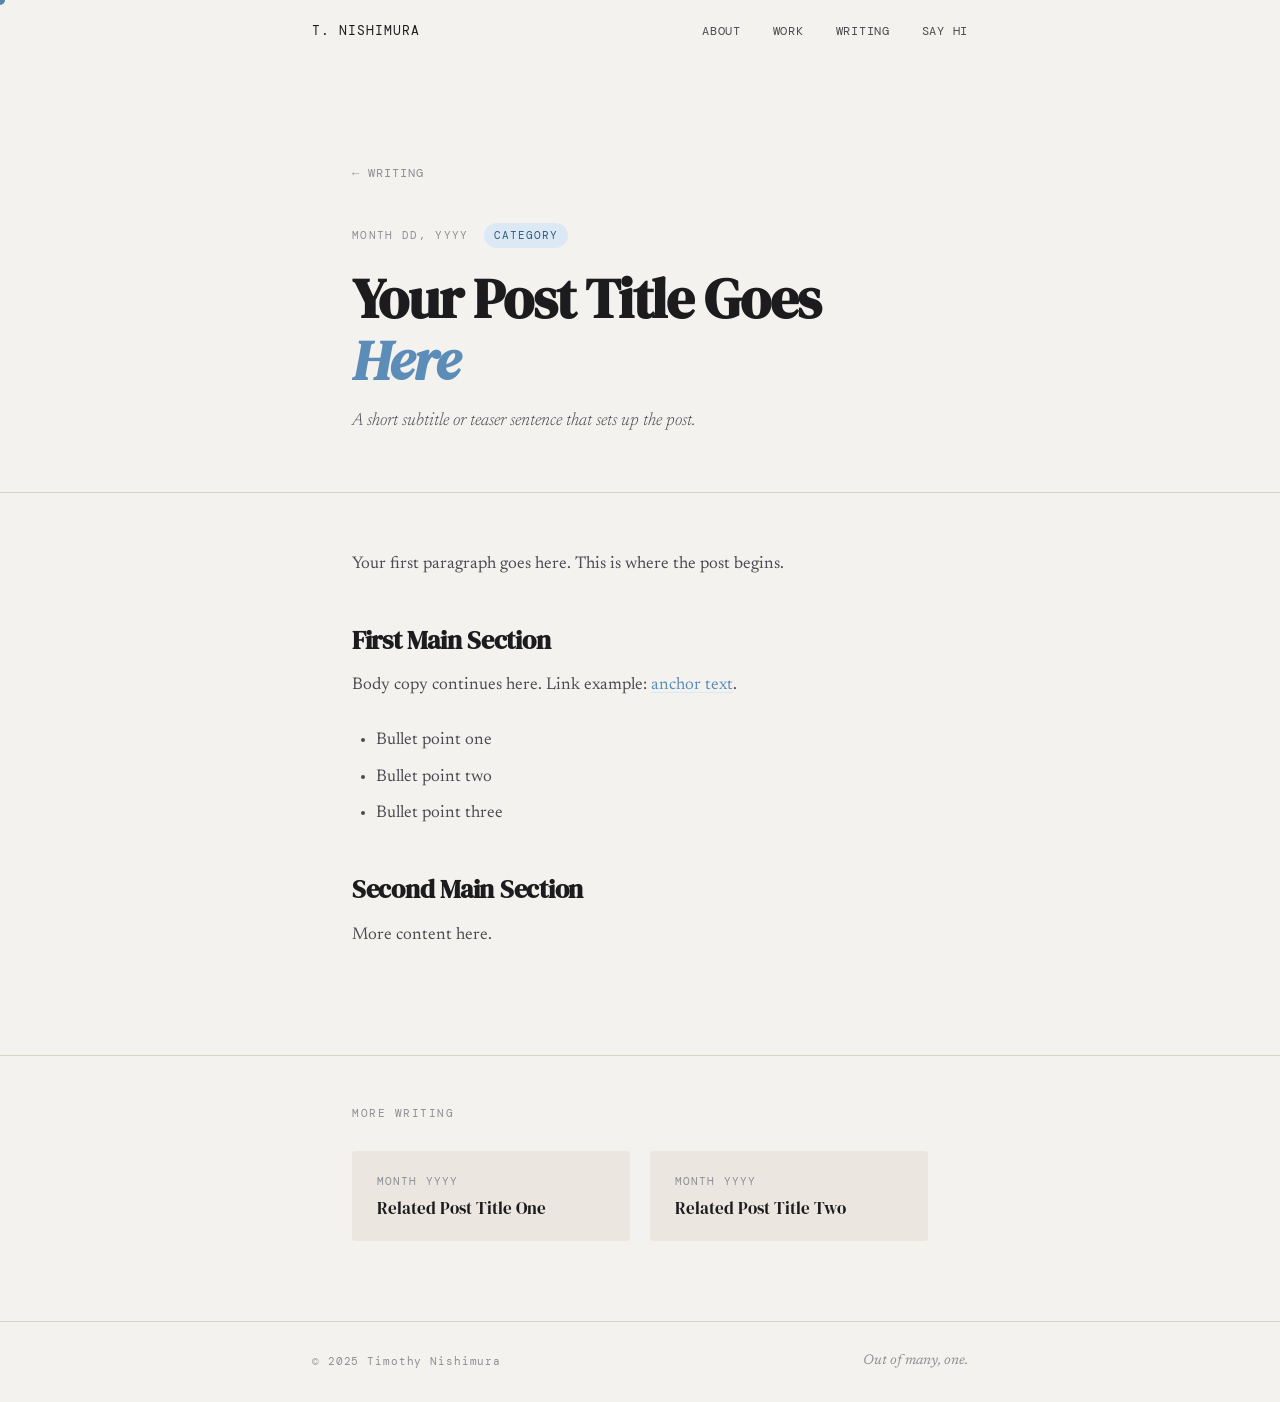
<file: post-template.html>
<!DOCTYPE html>
<html lang="en">
<head>
  <meta charset="UTF-8" />
  <meta name="viewport" content="width=device-width, initial-scale=1.0" />
  <!-- EDIT: title, description, date, url -->
  <title>Post Title — Timothy Nishimura</title>
  <meta name="description" content="Post description here." />
  <meta property="og:title" content="Post Title — Timothy Nishimura" />
  <meta property="og:description" content="Post description here." />
  <meta property="og:type" content="article" />
  <link rel="preconnect" href="https://fonts.googleapis.com" />
  <link rel="preconnect" href="https://fonts.gstatic.com" crossorigin />
  <link href="https://fonts.googleapis.com/css2?family=DM+Serif+Display:ital@0;1&family=DM+Mono:wght@400;500&family=Newsreader:ital,opsz,wght@0,6..72,300;0,6..72,400;1,6..72,300;1,6..72,400&display=swap" rel="stylesheet" />
  <style>
    *, *::before, *::after { box-sizing: border-box; margin: 0; padding: 0; }

    :root {
      --ink: #1c1c1e;
      --ink-mid: #4a4a50;
      --ink-soft: #8e8e94;
      --paper: #f4f2ee;
      --paper-warm: #ebe7e0;
      --rule: #d8d4cc;
      --blue: #5b8db8;
      --blue-light: #dce9f5;
      --blue-deep: #2d5a84;
      --mono: 'DM Mono', monospace;
      --serif: 'DM Serif Display', Georgia, serif;
      --body: 'Newsreader', Georgia, serif;
    }

    html { font-size: 16px; scroll-behavior: smooth; }

    body {
      background: var(--paper);
      color: var(--ink);
      font-family: var(--body);
      line-height: 1.7;
      min-height: 100vh;
      cursor: none;
    }

    /* Cursor */
    #cursor {
      position: fixed;
      top: 0; left: 0;
      width: 10px; height: 10px;
      background: var(--blue);
      border-radius: 50%;
      pointer-events: none;
      z-index: 9999;
      transform: translate(-50%, -50%);
      transition: width 0.2s, height 0.2s;
      mix-blend-mode: multiply;
    }
    #cursor.hover { width: 30px; height: 30px; opacity: 0.4; }

    /* Layout */
    .wrapper { max-width: 720px; margin: 0 auto; padding: 0 2rem; }
    .wrapper--narrow { max-width: 640px; margin: 0 auto; padding: 0 2rem; }

    /* Header */
    header {
      position: fixed;
      top: 0; left: 0; right: 0;
      z-index: 100;
      padding: 1.25rem 0;
      background: var(--paper);
      border-bottom: 1px solid transparent;
      transition: border-color 0.3s;
    }
    header.scrolled { border-color: var(--rule); }
    header .wrapper { display: flex; align-items: center; justify-content: space-between; }

    .wordmark {
      font-family: var(--mono);
      font-size: 0.8125rem;
      letter-spacing: 0.08em;
      text-transform: uppercase;
      color: var(--ink);
      text-decoration: none;
    }

    nav { display: flex; gap: 2rem; }
    nav a {
      font-family: var(--mono);
      font-size: 0.75rem;
      letter-spacing: 0.06em;
      text-transform: uppercase;
      color: var(--ink-mid);
      text-decoration: none;
      transition: color 0.2s;
    }
    nav a:hover { color: var(--blue); }

    /* ── POST HEADER ── */
    .post-header {
      padding: 10rem 0 3.5rem;
    }

    .post-back {
      display: inline-flex;
      align-items: center;
      gap: 0.4rem;
      font-family: var(--mono);
      font-size: 0.75rem;
      letter-spacing: 0.08em;
      text-transform: uppercase;
      color: var(--ink-soft);
      text-decoration: none;
      margin-bottom: 2.5rem;
      transition: color 0.2s;
    }
    .post-back:hover { color: var(--blue); }

    .post-meta {
      display: flex;
      gap: 1rem;
      align-items: center;
      margin-bottom: 1.25rem;
    }

    .post-date {
      font-family: var(--mono);
      font-size: 0.6875rem;
      letter-spacing: 0.12em;
      text-transform: uppercase;
      color: var(--ink-soft);
    }

    /* EDIT: replace chip text with your post's category */
    .post-category {
      font-family: var(--mono);
      font-size: 0.6875rem;
      letter-spacing: 0.08em;
      text-transform: uppercase;
      color: var(--blue-deep);
      background: var(--blue-light);
      padding: 3px 10px;
      border-radius: 100px;
    }

    .post-title {
      font-family: var(--serif);
      font-size: clamp(2rem, 6vw, 3.5rem);
      line-height: 1.1;
      letter-spacing: -0.02em;
      color: var(--ink);
      margin-bottom: 1rem;
    }

    .post-title em { font-style: italic; color: var(--blue); }

    .post-subtitle {
      font-family: var(--body);
      font-size: 1.125rem;
      font-weight: 300;
      font-style: italic;
      color: var(--ink-mid);
      max-width: 52ch;
      line-height: 1.6;
    }

    /* ── HERO IMAGE (optional) ── */
    .post-hero-img {
      width: 100%;
      aspect-ratio: 16 / 7;
      object-fit: cover;
      border-radius: 4px;
      margin: 2.5rem 0 0;
      display: block;
    }

    /* ── ARTICLE BODY ── */
    .post-body {
      padding: 3.5rem 0 5rem;
      border-top: 1px solid var(--rule);
    }

    /* Typography */
    .post-body p {
      font-size: 1.0625rem;
      color: var(--ink-mid);
      line-height: 1.85;
      margin-bottom: 1.5rem;
    }

    .post-body h2 {
      font-family: var(--serif);
      font-size: 1.625rem;
      letter-spacing: -0.01em;
      color: var(--ink);
      margin: 2.75rem 0 0.9rem;
      line-height: 1.2;
    }

    .post-body h3 {
      font-family: var(--serif);
      font-size: 1.25rem;
      color: var(--ink);
      margin: 2.25rem 0 0.75rem;
      font-style: italic;
    }

    .post-body a {
      color: var(--blue);
      text-decoration: underline;
      text-decoration-color: var(--blue-light);
      text-underline-offset: 3px;
      transition: text-decoration-color 0.2s;
    }
    .post-body a:hover { text-decoration-color: var(--blue); }

    .post-body strong { font-weight: 500; color: var(--ink); }
    .post-body em { font-style: italic; }

    .post-body ul, .post-body ol {
      margin: 0 0 1.5rem 0;
      padding-left: 1.5rem;
      color: var(--ink-mid);
      font-size: 1.0625rem;
      line-height: 1.8;
    }
    .post-body li { margin-bottom: 0.4rem; }

    .post-body blockquote {
      border-left: 3px solid var(--blue);
      margin: 2rem 0;
      padding: 0.25rem 0 0.25rem 1.5rem;
    }
    .post-body blockquote p {
      font-style: italic;
      color: var(--ink-mid);
      font-size: 1.125rem;
    }

    .post-body hr {
      border: none;
      border-top: 1px solid var(--rule);
      margin: 3rem 0;
    }

    .post-body code {
      font-family: var(--mono);
      font-size: 0.875em;
      background: var(--paper-warm);
      border: 1px solid var(--rule);
      border-radius: 3px;
      padding: 1px 5px;
      color: var(--blue-deep);
    }

    /* Callout box */
    .callout {
      background: var(--blue-light);
      border-left: 3px solid var(--blue);
      border-radius: 0 4px 4px 0;
      padding: 1.25rem 1.5rem;
      margin: 2rem 0;
    }
    .callout p { color: var(--blue-deep); margin: 0; font-size: 1rem; }
    .callout p + p { margin-top: 0.5rem; }

    /* ── POST FOOTER ── */
    .post-footer {
      border-top: 1px solid var(--rule);
      padding: 3rem 0 5rem;
    }

    .post-footer-label {
      font-family: var(--mono);
      font-size: 0.6875rem;
      letter-spacing: 0.14em;
      text-transform: uppercase;
      color: var(--ink-soft);
      margin-bottom: 1.75rem;
    }

    .related-grid {
      display: grid;
      grid-template-columns: 1fr 1fr;
      gap: 1.25rem;
    }

    .related-card {
      background: var(--paper-warm);
      padding: 1.25rem 1.5rem;
      border-radius: 3px;
      text-decoration: none;
      border: 1px solid transparent;
      transition: border-color 0.2s, background 0.2s;
      display: block;
    }
    .related-card:hover { background: var(--blue-light); border-color: var(--blue); }

    .related-date {
      font-family: var(--mono);
      font-size: 0.6875rem;
      letter-spacing: 0.1em;
      text-transform: uppercase;
      color: var(--ink-soft);
      margin-bottom: 0.4rem;
    }

    .related-title {
      font-family: var(--serif);
      font-size: 1.0625rem;
      color: var(--ink);
      line-height: 1.35;
    }

    /* Footer */
    footer {
      border-top: 1px solid var(--rule);
      padding: 1.75rem 0;
    }
    footer .wrapper { display: flex; justify-content: space-between; align-items: center; }
    .footer-copy { font-family: var(--mono); font-size: 0.6875rem; letter-spacing: 0.08em; color: var(--ink-soft); }
    .footer-motto { font-family: var(--body); font-size: 0.875rem; font-style: italic; color: var(--ink-soft); }

    /* Scroll reveal */
    .reveal { opacity: 0; transform: translateY(16px); transition: opacity 0.7s ease, transform 0.7s ease; }
    .reveal.visible { opacity: 1; transform: translateY(0); }

    /* Responsive */
    @media (max-width: 640px) {
      body { cursor: auto; }
      #cursor { display: none; }
      .related-grid { grid-template-columns: 1fr; }
      footer .wrapper { flex-direction: column; gap: 0.5rem; text-align: center; }
      nav { gap: 1.25rem; }
    }
  </style>
</head>
<body>

<div id="cursor"></div>

<header id="header">
  <div class="wrapper">
    <a href="../index.html" class="wordmark">T. Nishimura</a>
    <nav>
      <a href="../index.html#about">About</a>
      <a href="../index.html#work">Work</a>
      <a href="../index.html#writing">Writing</a>
      <a href="../index.html#connect">Say hi</a>
    </nav>
  </div>
</header>

<!-- ══════════════════════════════════════════
     POST HEADER — edit everything below
     ══════════════════════════════════════════ -->
<section class="post-header">
  <div class="wrapper--narrow">
    <a href="../index.html#writing" class="post-back">← Writing</a>

    <div class="post-meta">
      <!-- EDIT: date -->
      <span class="post-date">Month DD, YYYY</span>
      <!-- EDIT: category chip — e.g. "AI", "Content", "Tools" -->
      <span class="post-category">Category</span>
    </div>

    <!-- EDIT: title -->
    <h1 class="post-title">Your Post Title Goes <em>Here</em></h1>

    <!-- EDIT: one-line subtitle / deck — delete if not needed -->
    <p class="post-subtitle">A short subtitle or teaser sentence that sets up the post.</p>

    <!-- EDIT: swap src for your image, or delete this element entirely -->
    <!-- <img class="post-hero-img" src="your-image.jpg" alt="Description of image" /> -->
  </div>
</section>

<!-- ══════════════════════════════════════════
     ARTICLE BODY — paste your content here
     ══════════════════════════════════════════ -->
<article class="post-body">
  <div class="wrapper--narrow">

    <!-- PASTE YOUR CONTENT BETWEEN THESE COMMENTS -->
    <!-- Use <h2> for main sections, <h3> for subsections -->
    <!-- Callout box example: -->
    <!--
    <div class="callout">
      <p>Key takeaway or notable quote goes in a callout box like this.</p>
    </div>
    -->

    <p>Your first paragraph goes here. This is where the post begins.</p>

    <h2>First Main Section</h2>

    <p>Body copy continues here. Link example: <a href="#">anchor text</a>.</p>

    <ul>
      <li>Bullet point one</li>
      <li>Bullet point two</li>
      <li>Bullet point three</li>
    </ul>

    <h2>Second Main Section</h2>

    <p>More content here.</p>

    <!-- END CONTENT -->

  </div>
</article>

<!-- ══════════════════════════════════════════
     POST FOOTER — related posts
     ══════════════════════════════════════════ -->
<section class="post-footer">
  <div class="wrapper--narrow">
    <div class="post-footer-label">More writing</div>
    <div class="related-grid">
      <!-- EDIT: swap href, date, and title for actual related posts -->
      <a class="related-card" href="#">
        <div class="related-date">Month YYYY</div>
        <div class="related-title">Related Post Title One</div>
      </a>
      <a class="related-card" href="#">
        <div class="related-date">Month YYYY</div>
        <div class="related-title">Related Post Title Two</div>
      </a>
    </div>
  </div>
</section>

<footer>
  <div class="wrapper">
    <span class="footer-copy">© 2025 Timothy Nishimura</span>
    <span class="footer-motto">Out of many, one.</span>
  </div>
</footer>

<script>
  const cursor = document.getElementById('cursor');
  document.addEventListener('mousemove', e => {
    cursor.style.left = e.clientX + 'px';
    cursor.style.top = e.clientY + 'px';
  });
  document.querySelectorAll('a').forEach(el => {
    el.addEventListener('mouseenter', () => cursor.classList.add('hover'));
    el.addEventListener('mouseleave', () => cursor.classList.remove('hover'));
  });
  const header = document.getElementById('header');
  window.addEventListener('scroll', () => {
    header.classList.toggle('scrolled', window.scrollY > 40);
  });
  const reveals = document.querySelectorAll('.reveal');
  const obs = new IntersectionObserver(entries => {
    entries.forEach((e, i) => {
      if (e.isIntersecting) {
        setTimeout(() => e.target.classList.add('visible'), i * 70);
        obs.unobserve(e.target);
      }
    });
  }, { threshold: 0.1, rootMargin: '0px 0px -40px 0px' });
  reveals.forEach(el => obs.observe(el));
</script>

</body>
</html>
</file>
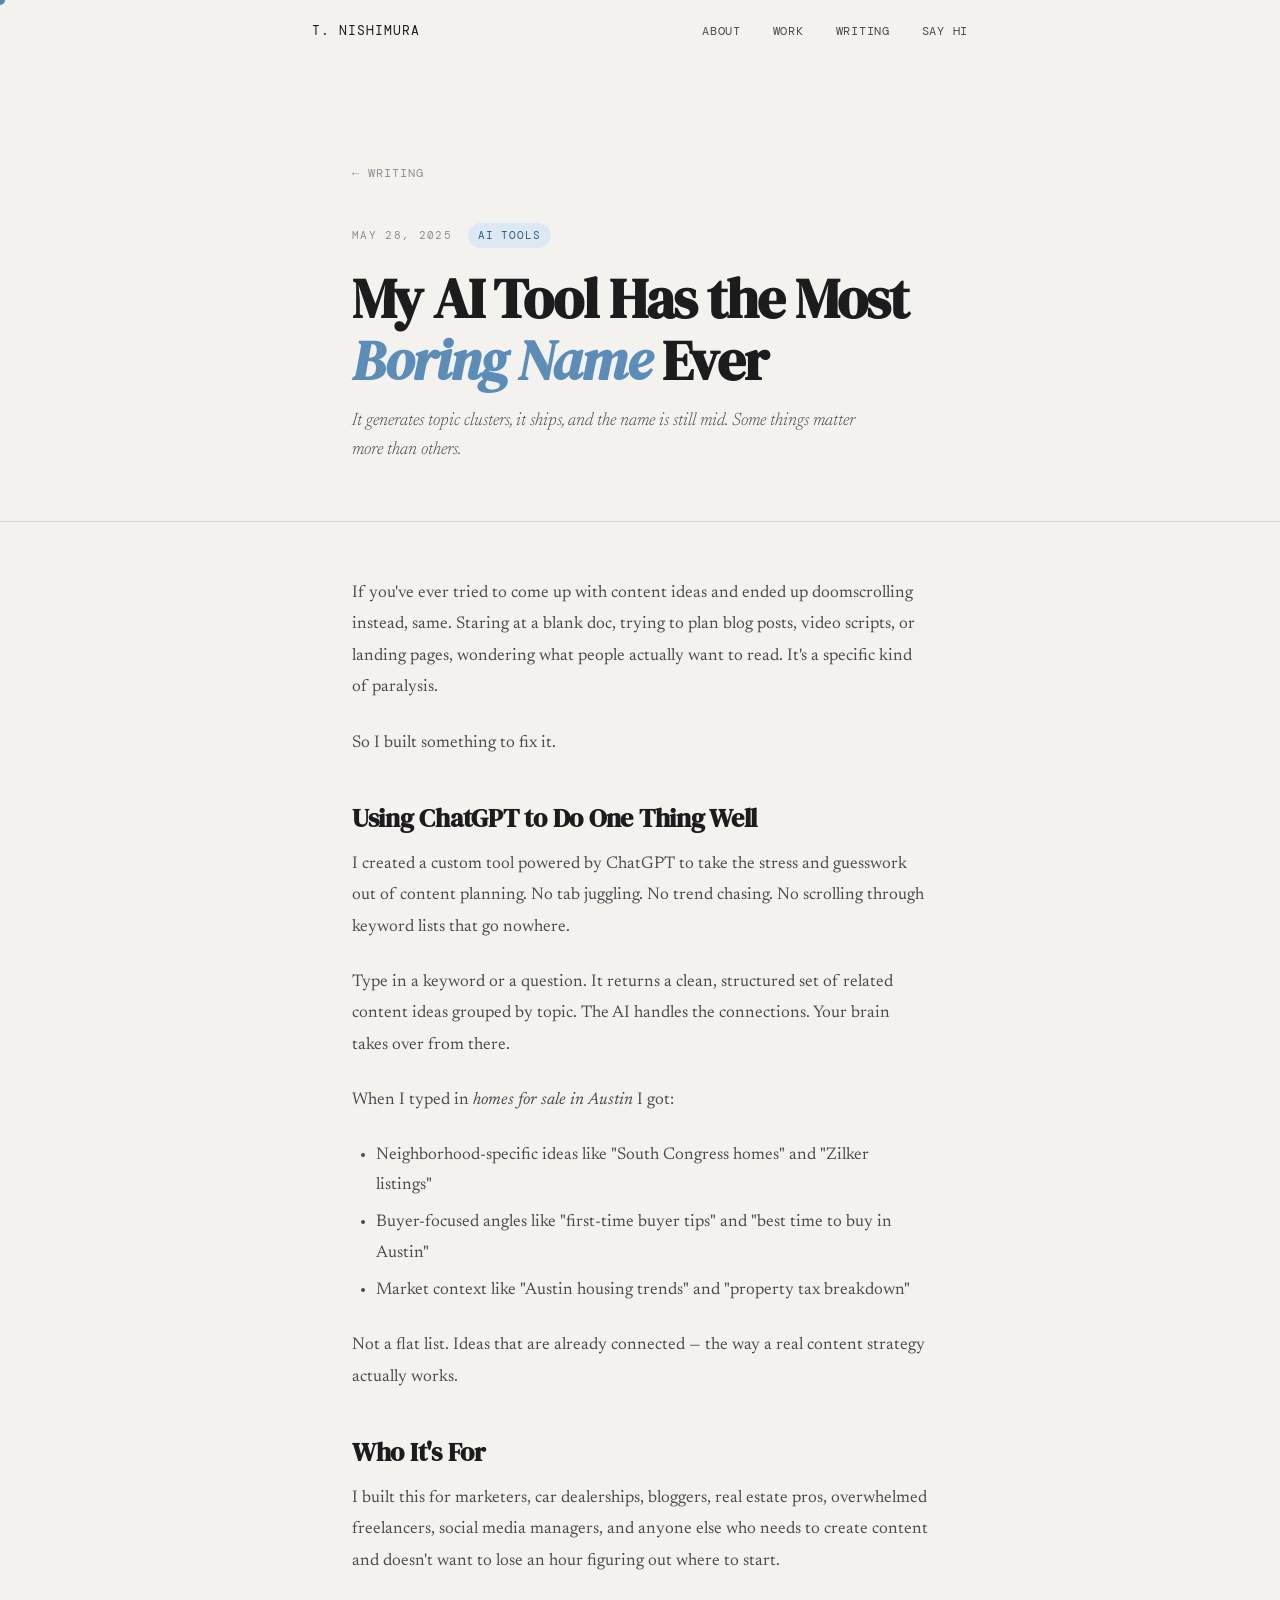
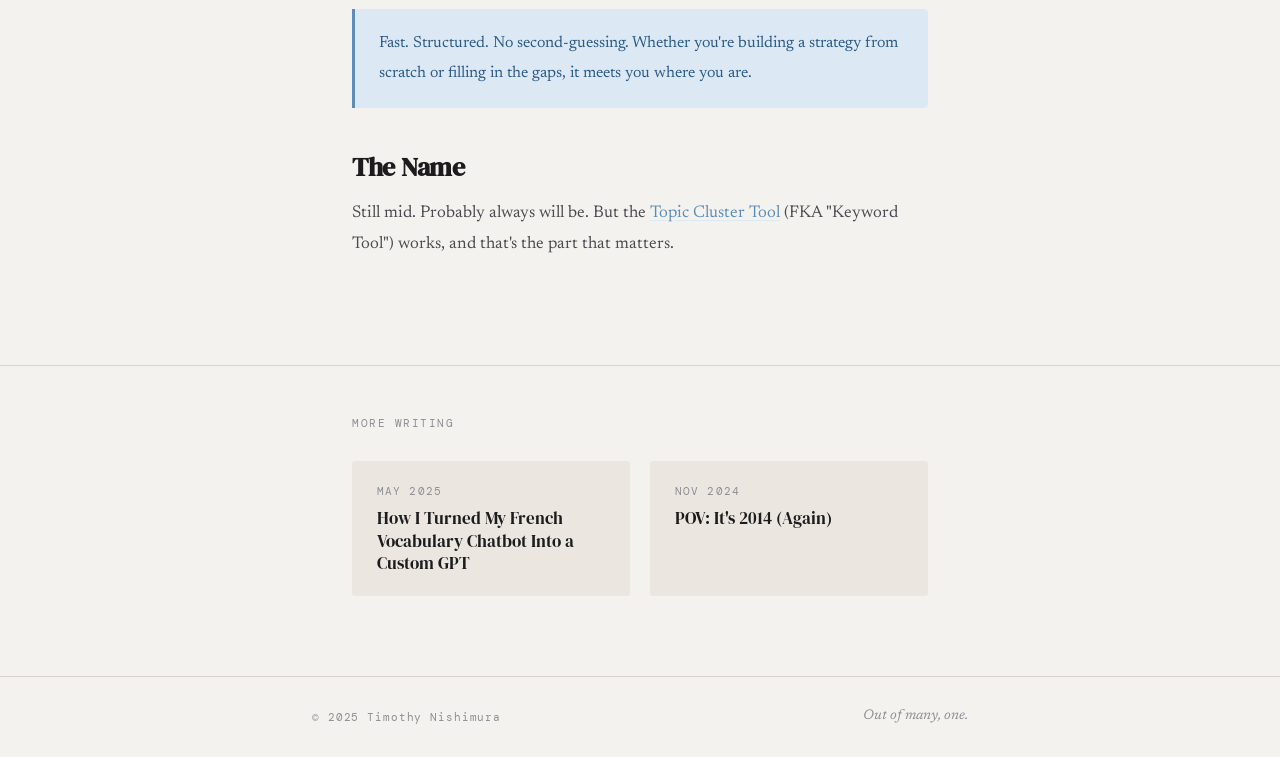
<file: topic-cluster-gpt.html>
<!DOCTYPE html>
<html lang="en">
<head>
  <meta charset="UTF-8" />
  <meta name="viewport" content="width=device-width, initial-scale=1.0" />
  <!-- EDIT: title, description, date, url -->
  <title>My AI Tool Has the Most Boring Name Ever — Timothy Nishimura</title>
  <meta name="description" content="I built a topic cluster generator powered by ChatGPT. It works great. The name is still mid." />
  <meta property="og:title" content="My AI Tool Has the Most Boring Name Ever — Timothy Nishimura" />
  <meta property="og:description" content="I built a topic cluster generator powered by ChatGPT. It works great. The name is still mid." />
  <meta property="og:type" content="article" />
  <link rel="preconnect" href="https://fonts.googleapis.com" />
  <link rel="preconnect" href="https://fonts.gstatic.com" crossorigin />
  <link href="https://fonts.googleapis.com/css2?family=DM+Serif+Display:ital@0;1&family=DM+Mono:wght@400;500&family=Newsreader:ital,opsz,wght@0,6..72,300;0,6..72,400;1,6..72,300;1,6..72,400&display=swap" rel="stylesheet" />
  <style>
    *, *::before, *::after { box-sizing: border-box; margin: 0; padding: 0; }

    :root {
      --ink: #1c1c1e;
      --ink-mid: #4a4a50;
      --ink-soft: #8e8e94;
      --paper: #f4f2ee;
      --paper-warm: #ebe7e0;
      --rule: #d8d4cc;
      --blue: #5b8db8;
      --blue-light: #dce9f5;
      --blue-deep: #2d5a84;
      --mono: 'DM Mono', monospace;
      --serif: 'DM Serif Display', Georgia, serif;
      --body: 'Newsreader', Georgia, serif;
    }

    html { font-size: 16px; scroll-behavior: smooth; }

    body {
      background: var(--paper);
      color: var(--ink);
      font-family: var(--body);
      line-height: 1.7;
      min-height: 100vh;
      cursor: none;
    }

    /* Cursor */
    #cursor {
      position: fixed;
      top: 0; left: 0;
      width: 10px; height: 10px;
      background: var(--blue);
      border-radius: 50%;
      pointer-events: none;
      z-index: 9999;
      transform: translate(-50%, -50%);
      transition: width 0.2s, height 0.2s;
      mix-blend-mode: multiply;
    }
    #cursor.hover { width: 30px; height: 30px; opacity: 0.4; }

    /* Layout */
    .wrapper { max-width: 720px; margin: 0 auto; padding: 0 2rem; }
    .wrapper--narrow { max-width: 640px; margin: 0 auto; padding: 0 2rem; }

    /* Header */
    header {
      position: fixed;
      top: 0; left: 0; right: 0;
      z-index: 100;
      padding: 1.25rem 0;
      background: var(--paper);
      border-bottom: 1px solid transparent;
      transition: border-color 0.3s;
    }
    header.scrolled { border-color: var(--rule); }
    header .wrapper { display: flex; align-items: center; justify-content: space-between; }

    .wordmark {
      font-family: var(--mono);
      font-size: 0.8125rem;
      letter-spacing: 0.08em;
      text-transform: uppercase;
      color: var(--ink);
      text-decoration: none;
    }

    nav { display: flex; gap: 2rem; }
    nav a {
      font-family: var(--mono);
      font-size: 0.75rem;
      letter-spacing: 0.06em;
      text-transform: uppercase;
      color: var(--ink-mid);
      text-decoration: none;
      transition: color 0.2s;
    }
    nav a:hover { color: var(--blue); }

    /* ── POST HEADER ── */
    .post-header {
      padding: 10rem 0 3.5rem;
    }

    .post-back {
      display: inline-flex;
      align-items: center;
      gap: 0.4rem;
      font-family: var(--mono);
      font-size: 0.75rem;
      letter-spacing: 0.08em;
      text-transform: uppercase;
      color: var(--ink-soft);
      text-decoration: none;
      margin-bottom: 2.5rem;
      transition: color 0.2s;
    }
    .post-back:hover { color: var(--blue); }

    .post-meta {
      display: flex;
      gap: 1rem;
      align-items: center;
      margin-bottom: 1.25rem;
    }

    .post-date {
      font-family: var(--mono);
      font-size: 0.6875rem;
      letter-spacing: 0.12em;
      text-transform: uppercase;
      color: var(--ink-soft);
    }

    /* EDIT: replace chip text with your post's category */
    .post-category {
      font-family: var(--mono);
      font-size: 0.6875rem;
      letter-spacing: 0.08em;
      text-transform: uppercase;
      color: var(--blue-deep);
      background: var(--blue-light);
      padding: 3px 10px;
      border-radius: 100px;
    }

    .post-title {
      font-family: var(--serif);
      font-size: clamp(2rem, 6vw, 3.5rem);
      line-height: 1.1;
      letter-spacing: -0.02em;
      color: var(--ink);
      margin-bottom: 1rem;
    }

    .post-title em { font-style: italic; color: var(--blue); }

    .post-subtitle {
      font-family: var(--body);
      font-size: 1.125rem;
      font-weight: 300;
      font-style: italic;
      color: var(--ink-mid);
      max-width: 52ch;
      line-height: 1.6;
    }

    /* ── HERO IMAGE (optional) ── */
    .post-hero-img {
      width: 100%;
      aspect-ratio: 16 / 7;
      object-fit: cover;
      border-radius: 4px;
      margin: 2.5rem 0 0;
      display: block;
    }

    /* ── ARTICLE BODY ── */
    .post-body {
      padding: 3.5rem 0 5rem;
      border-top: 1px solid var(--rule);
    }

    /* Typography */
    .post-body p {
      font-size: 1.0625rem;
      color: var(--ink-mid);
      line-height: 1.85;
      margin-bottom: 1.5rem;
    }

    .post-body h2 {
      font-family: var(--serif);
      font-size: 1.625rem;
      letter-spacing: -0.01em;
      color: var(--ink);
      margin: 2.75rem 0 0.9rem;
      line-height: 1.2;
    }

    .post-body h3 {
      font-family: var(--serif);
      font-size: 1.25rem;
      color: var(--ink);
      margin: 2.25rem 0 0.75rem;
      font-style: italic;
    }

    .post-body a {
      color: var(--blue);
      text-decoration: underline;
      text-decoration-color: var(--blue-light);
      text-underline-offset: 3px;
      transition: text-decoration-color 0.2s;
    }
    .post-body a:hover { text-decoration-color: var(--blue); }

    .post-body strong { font-weight: 500; color: var(--ink); }
    .post-body em { font-style: italic; }

    .post-body ul, .post-body ol {
      margin: 0 0 1.5rem 0;
      padding-left: 1.5rem;
      color: var(--ink-mid);
      font-size: 1.0625rem;
      line-height: 1.8;
    }
    .post-body li { margin-bottom: 0.4rem; }

    .post-body blockquote {
      border-left: 3px solid var(--blue);
      margin: 2rem 0;
      padding: 0.25rem 0 0.25rem 1.5rem;
    }
    .post-body blockquote p {
      font-style: italic;
      color: var(--ink-mid);
      font-size: 1.125rem;
    }

    .post-body hr {
      border: none;
      border-top: 1px solid var(--rule);
      margin: 3rem 0;
    }

    .post-body code {
      font-family: var(--mono);
      font-size: 0.875em;
      background: var(--paper-warm);
      border: 1px solid var(--rule);
      border-radius: 3px;
      padding: 1px 5px;
      color: var(--blue-deep);
    }

    /* Callout box */
    .callout {
      background: var(--blue-light);
      border-left: 3px solid var(--blue);
      border-radius: 0 4px 4px 0;
      padding: 1.25rem 1.5rem;
      margin: 2rem 0;
    }
    .callout p { color: var(--blue-deep); margin: 0; font-size: 1rem; }
    .callout p + p { margin-top: 0.5rem; }

    /* ── POST FOOTER ── */
    .post-footer {
      border-top: 1px solid var(--rule);
      padding: 3rem 0 5rem;
    }

    .post-footer-label {
      font-family: var(--mono);
      font-size: 0.6875rem;
      letter-spacing: 0.14em;
      text-transform: uppercase;
      color: var(--ink-soft);
      margin-bottom: 1.75rem;
    }

    .related-grid {
      display: grid;
      grid-template-columns: 1fr 1fr;
      gap: 1.25rem;
    }

    .related-card {
      background: var(--paper-warm);
      padding: 1.25rem 1.5rem;
      border-radius: 3px;
      text-decoration: none;
      border: 1px solid transparent;
      transition: border-color 0.2s, background 0.2s;
      display: block;
    }
    .related-card:hover { background: var(--blue-light); border-color: var(--blue); }

    .related-date {
      font-family: var(--mono);
      font-size: 0.6875rem;
      letter-spacing: 0.1em;
      text-transform: uppercase;
      color: var(--ink-soft);
      margin-bottom: 0.4rem;
    }

    .related-title {
      font-family: var(--serif);
      font-size: 1.0625rem;
      color: var(--ink);
      line-height: 1.35;
    }

    /* Footer */
    footer {
      border-top: 1px solid var(--rule);
      padding: 1.75rem 0;
    }
    footer .wrapper { display: flex; justify-content: space-between; align-items: center; }
    .footer-copy { font-family: var(--mono); font-size: 0.6875rem; letter-spacing: 0.08em; color: var(--ink-soft); }
    .footer-motto { font-family: var(--body); font-size: 0.875rem; font-style: italic; color: var(--ink-soft); }

    /* Scroll reveal */
    .reveal { opacity: 0; transform: translateY(16px); transition: opacity 0.7s ease, transform 0.7s ease; }
    .reveal.visible { opacity: 1; transform: translateY(0); }

    /* Responsive */
    @media (max-width: 640px) {
      body { cursor: auto; }
      #cursor { display: none; }
      .related-grid { grid-template-columns: 1fr; }
      footer .wrapper { flex-direction: column; gap: 0.5rem; text-align: center; }
      nav { gap: 1.25rem; }
    }
  </style>
</head>
<body>

<div id="cursor"></div>

<header id="header">
  <div class="wrapper">
    <a href="../index.html" class="wordmark">T. Nishimura</a>
    <nav>
      <a href="../index.html#about">About</a>
      <a href="../index.html#work">Work</a>
      <a href="../index.html#writing">Writing</a>
      <a href="../index.html#connect">Say hi</a>
    </nav>
  </div>
</header>

<!-- ══════════════════════════════════════════
     POST HEADER — edit everything below
     ══════════════════════════════════════════ -->
<section class="post-header">
  <div class="wrapper--narrow">
    <a href="../index.html#writing" class="post-back">← Writing</a>

    <div class="post-meta">
      <!-- EDIT: date -->
      <span class="post-date">May 28, 2025</span>
      <!-- EDIT: category chip — e.g. "AI", "Content", "Tools" -->
      <span class="post-category">AI Tools</span>
    </div>

    <!-- EDIT: title -->
    <h1 class="post-title">My AI Tool Has the Most <em>Boring Name</em> Ever</h1>

    <!-- EDIT: one-line subtitle / deck — delete if not needed -->
    <p class="post-subtitle">It generates topic clusters, it ships, and the name is still mid. Some things matter more than others.</p>

    <!-- EDIT: swap src for your image, or delete this element entirely -->
    <!-- <img class="post-hero-img" src="your-image.jpg" alt="Description of image" /> -->
  </div>
</section>

<!-- ══════════════════════════════════════════
     ARTICLE BODY — paste your content here
     ══════════════════════════════════════════ -->
<article class="post-body">
  <div class="wrapper--narrow">

    <p>If you've ever tried to come up with content ideas and ended up doomscrolling instead, same. Staring at a blank doc, trying to plan blog posts, video scripts, or landing pages, wondering what people actually want to read. It's a specific kind of paralysis.</p>

    <p>So I built something to fix it.</p>

    <h2>Using ChatGPT to Do One Thing Well</h2>

    <p>I created a custom tool powered by ChatGPT to take the stress and guesswork out of content planning. No tab juggling. No trend chasing. No scrolling through keyword lists that go nowhere.</p>

    <p>Type in a keyword or a question. It returns a clean, structured set of related content ideas grouped by topic. The AI handles the connections. Your brain takes over from there.</p>

    <p>When I typed in <em>homes for sale in Austin</em> I got:</p>

    <ul>
      <li>Neighborhood-specific ideas like "South Congress homes" and "Zilker listings"</li>
      <li>Buyer-focused angles like "first-time buyer tips" and "best time to buy in Austin"</li>
      <li>Market context like "Austin housing trends" and "property tax breakdown"</li>
    </ul>

    <p>Not a flat list. Ideas that are already connected — the way a real content strategy actually works.</p>

    <h2>Who It's For</h2>

    <p>I built this for marketers, car dealerships, bloggers, real estate pros, overwhelmed freelancers, social media managers, and anyone else who needs to create content and doesn't want to lose an hour figuring out where to start.</p>

    <div class="callout">
      <p>Fast. Structured. No second-guessing. Whether you're building a strategy from scratch or filling in the gaps, it meets you where you are.</p>
    </div>

    <h2>The Name</h2>

    <p>Still mid. Probably always will be. But the <a href="https://chatgpt.com/g/g-683684016a548191a8a694b4d81fa385-keyword-tool" target="_blank" rel="noopener">Topic Cluster Tool</a> (FKA "Keyword Tool") works, and that's the part that matters.</p>

  </div>
</article>

<!-- ══════════════════════════════════════════
     POST FOOTER — related posts
     ══════════════════════════════════════════ -->
<section class="post-footer">
  <div class="wrapper--narrow">
    <div class="post-footer-label">More writing</div>
    <div class="related-grid">
      <!-- EDIT: swap href, date, and title for actual related posts -->
      <a class="related-card" href="../projects/french-vocab.html">
        <div class="related-date">May 2025</div>
        <div class="related-title">How I Turned My French Vocabulary Chatbot Into a Custom GPT</div>
      </a>
      <a class="related-card" href="https://timothynishimura.com/twenty-fourteen-in-2025/" target="_blank" rel="noopener">
        <div class="related-date">Nov 2024</div>
        <div class="related-title">POV: It's 2014 (Again)</div>
      </a>
    </div>
  </div>
</section>

<footer>
  <div class="wrapper">
    <span class="footer-copy">© 2025 Timothy Nishimura</span>
    <span class="footer-motto">Out of many, one.</span>
  </div>
</footer>

<script>
  const cursor = document.getElementById('cursor');
  document.addEventListener('mousemove', e => {
    cursor.style.left = e.clientX + 'px';
    cursor.style.top = e.clientY + 'px';
  });
  document.querySelectorAll('a').forEach(el => {
    el.addEventListener('mouseenter', () => cursor.classList.add('hover'));
    el.addEventListener('mouseleave', () => cursor.classList.remove('hover'));
  });
  const header = document.getElementById('header');
  window.addEventListener('scroll', () => {
    header.classList.toggle('scrolled', window.scrollY > 40);
  });
  const reveals = document.querySelectorAll('.reveal');
  const obs = new IntersectionObserver(entries => {
    entries.forEach((e, i) => {
      if (e.isIntersecting) {
        setTimeout(() => e.target.classList.add('visible'), i * 70);
        obs.unobserve(e.target);
      }
    });
  }, { threshold: 0.1, rootMargin: '0px 0px -40px 0px' });
  reveals.forEach(el => obs.observe(el));
</script>

</body>
</html>
</file>
